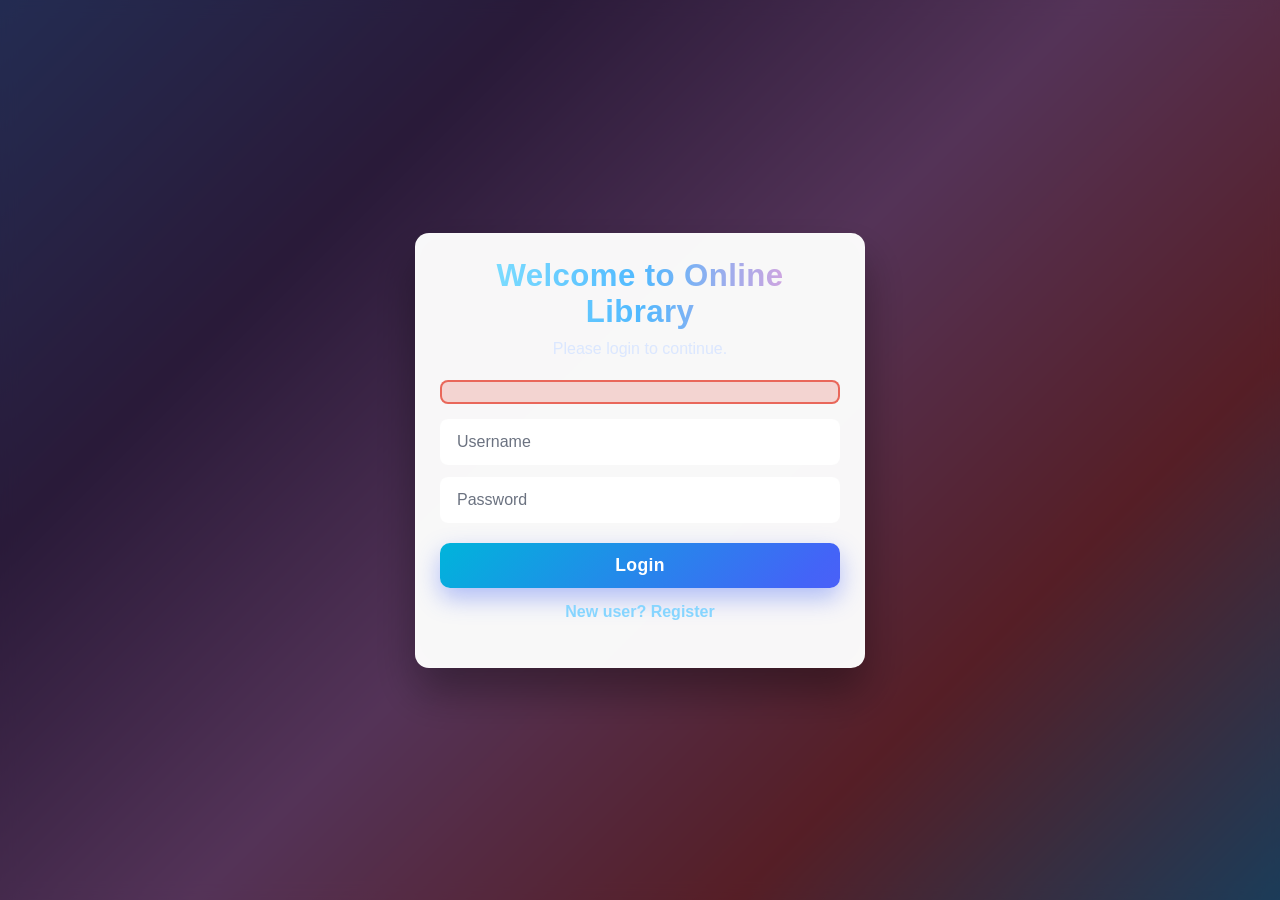
<file: index.html>
<!DOCTYPE html>
<html>
<head>
    <meta charset="UTF-8">
    <title>Online Library</title>
    <link rel="stylesheet" href="style.css">
</head>
<body>

<!-- LOGIN OVERLAY -->
<div id="login-overlay" class="overlay">
    <div class="overlay-content">
        <h2>Welcome to Online Library</h2>
        <p>Please login to continue.</p>

        <div id="error-msg" style="color:red;"></div>

        <form id="auth-form">
            <input type="text" id="username" placeholder="Username" required>
            <input type="password" id="password" placeholder="Password" required>
            <button type="submit" id="login-btn">Login</button>
        </form>

        <p id="toggle-auth" style="cursor:pointer;">New user? Register</p>
    </div>
</div>

<!-- LOGOUT BUTTON -->
<button onclick="logout()" id="logout-btn" class="logout-button">
🚪 Logout
</button>

<!-- MAIN LIBRARY (YOUR CONTENT SAME) -->
<main id="app-content" class="hidden">

    <div class="library-header">
        <h1>📚 Online Access Library</h1>
        <p id="welcome-text"></p>
    </div>

    <div class="library-section">
        <h2>💻 Computer Science</h2>
        <div class="book-grid">
            <div class="book-card" style="border-left: 4px solid #3498db;">
                <div class="book-icon">💾</div>
                <a href="ds.html">Data Structure</a>
                <p class="book-desc">Learn about arrays, linked lists, trees & graphs</p>
            </div>
            <div class="book-card" style="border-left: 4px solid #e74c3c;">
                <div class="book-icon">🗄️</div>
                <a href="dbms.html">DBMS</a>
                <p class="book-desc">Database management systems & SQL</p>
            </div>
            <div class="book-card" style="border-left: 4px solid #2ecc71;">
                <div class="book-icon">⚙️</div>
                <a href="os.html">Operating System</a>
                <p class="book-desc">Process management, memory & scheduling</p>
            </div>
            <div class="book-card" style="border-left: 4px solid #f39c12;">
                <div class="book-icon">🏗️</div>
                <a href="se.html">Software Engineering</a>
                <p class="book-desc">Design patterns, SDLC & best practices</p>
            </div>
        </div>
    </div>

    <div class="library-section">
        <h2>⚖️ Law / LLB</h2>
        <div class="book-grid">
            <div class="book-card" style="border-left: 4px solid #8e44ad;">
                <div class="book-icon">📘</div>
                <a href="llb.html#constitutional">Constitutional Law</a>
                <p class="book-desc">Fundamental rights, directive principles, and constitutional framework</p>
            </div>
            <div class="book-card" style="border-left: 4px solid #16a085;">
                <div class="book-icon">📝</div>
                <a href="llb.html#contract">Contract Law</a>
                <p class="book-desc">Offer, acceptance, consideration, breach, and legal remedies</p>
            </div>
            <div class="book-card" style="border-left: 4px solid #c0392b;">
                <div class="book-icon">⚖️</div>
                <a href="llb.html#criminal">Criminal Law</a>
                <p class="book-desc">Offences, punishments, and criminal procedure basics</p>
            </div>
            <div class="book-card" style="border-left: 4px solid #f39c12;">
                <div class="book-icon">📚</div>
                <a href="llb.html#jurisprudence">Jurisprudence</a>
                <p class="book-desc">Schools of legal thought and theory of law</p>
            </div>
        </div>
    </div>

</main>

<script>
const form = document.getElementById("auth-form");
const usernameInput = document.getElementById("username");
const passwordInput = document.getElementById("password");
const errorMsg = document.getElementById("error-msg");
const toggleAuth = document.getElementById("toggle-auth");
const logoutBtn = document.getElementById("logout-btn");

let registerMode = false;
const apiBase = (window.location.hostname === "127.0.0.1" || window.location.hostname === "localhost")
    ? "http://127.0.0.1:5000"
    : null;

function getStoredUsers() {
    try {
        return JSON.parse(localStorage.getItem("library_users") || "{}");
    } catch {
        return {};
    }
}

function setStoredUsers(users) {
    localStorage.setItem("library_users", JSON.stringify(users));
}

function localAuth(username, password, isRegister) {
    const users = getStoredUsers();

    if (isRegister) {
        if (users[username]) {
            return { ok: false, message: "User already exists" };
        }
        users[username] = password;
        setStoredUsers(users);
        return { ok: true, message: "success" };
    }

    if (users[username] && users[username] === password) {
        return { ok: true, message: "success" };
    }

    return { ok: false, message: "Invalid login" };
}

// ✅ SHOW LIBRARY
function showApp(username) {
    document.getElementById("login-overlay").style.display = "none";

    const app = document.getElementById("app-content");
    app.classList.remove("hidden");
    app.style.display = "block";

    logoutBtn.style.display = "block";

    localStorage.setItem("user", username);

    document.getElementById("welcome-text").innerText = "Welcome, " + username;
}

// ✅ SHOW LOGIN
function showLogin() {
    document.getElementById("login-overlay").style.display = "flex";

    const app = document.getElementById("app-content");
    app.classList.add("hidden");

    logoutBtn.style.display = "none";
}

// ✅ LOGIN / REGISTER
form.addEventListener("submit", async function(e){
    e.preventDefault();

    const username = usernameInput.value.trim();
    const password = passwordInput.value;
    errorMsg.textContent = "";

    if (!username || !password) {
        errorMsg.textContent = "Username and password required";
        return;
    }

    if (!apiBase) {
        const result = localAuth(username, password, registerMode);
        if (result.ok) {
            showApp(username);
        } else {
            errorMsg.textContent = result.message;
        }
        return;
    }

    const url = registerMode 
        ? apiBase + "/signup"
        : apiBase + "/login";

    try {
        const res = await fetch(url, {
            method: "POST",
            headers: {"Content-Type": "application/json"},
            body: JSON.stringify({ username, password })
        });

        const data = await res.json();

        if (data.message.toLowerCase().includes("success")) {
            showApp(username);
        } else {
            errorMsg.textContent = data.message;
        }

    } catch (err) {
        console.error("Request error:", err);
        errorMsg.textContent = "Server error - Make sure Flask is running on http://127.0.0.1:5000";
    }
});

// ✅ TOGGLE LOGIN/REGISTER
toggleAuth.addEventListener("click", () => {
    registerMode = !registerMode;

    toggleAuth.textContent = registerMode
        ? "Already have account? Login"
        : "New user? Register";

    document.getElementById("login-btn").textContent =
        registerMode ? "Register" : "Login";
});

// ✅ LOGOUT FUNCTION
function logout() {
    localStorage.removeItem("user");
    showLogin();
}

// ✅ AUTO LOGIN
window.onload = function() {
    const user = localStorage.getItem("user");

    if (user) {
        showApp(user);
    } else {
        showLogin();
    }
};
</script>

</body>
</html>
</file>
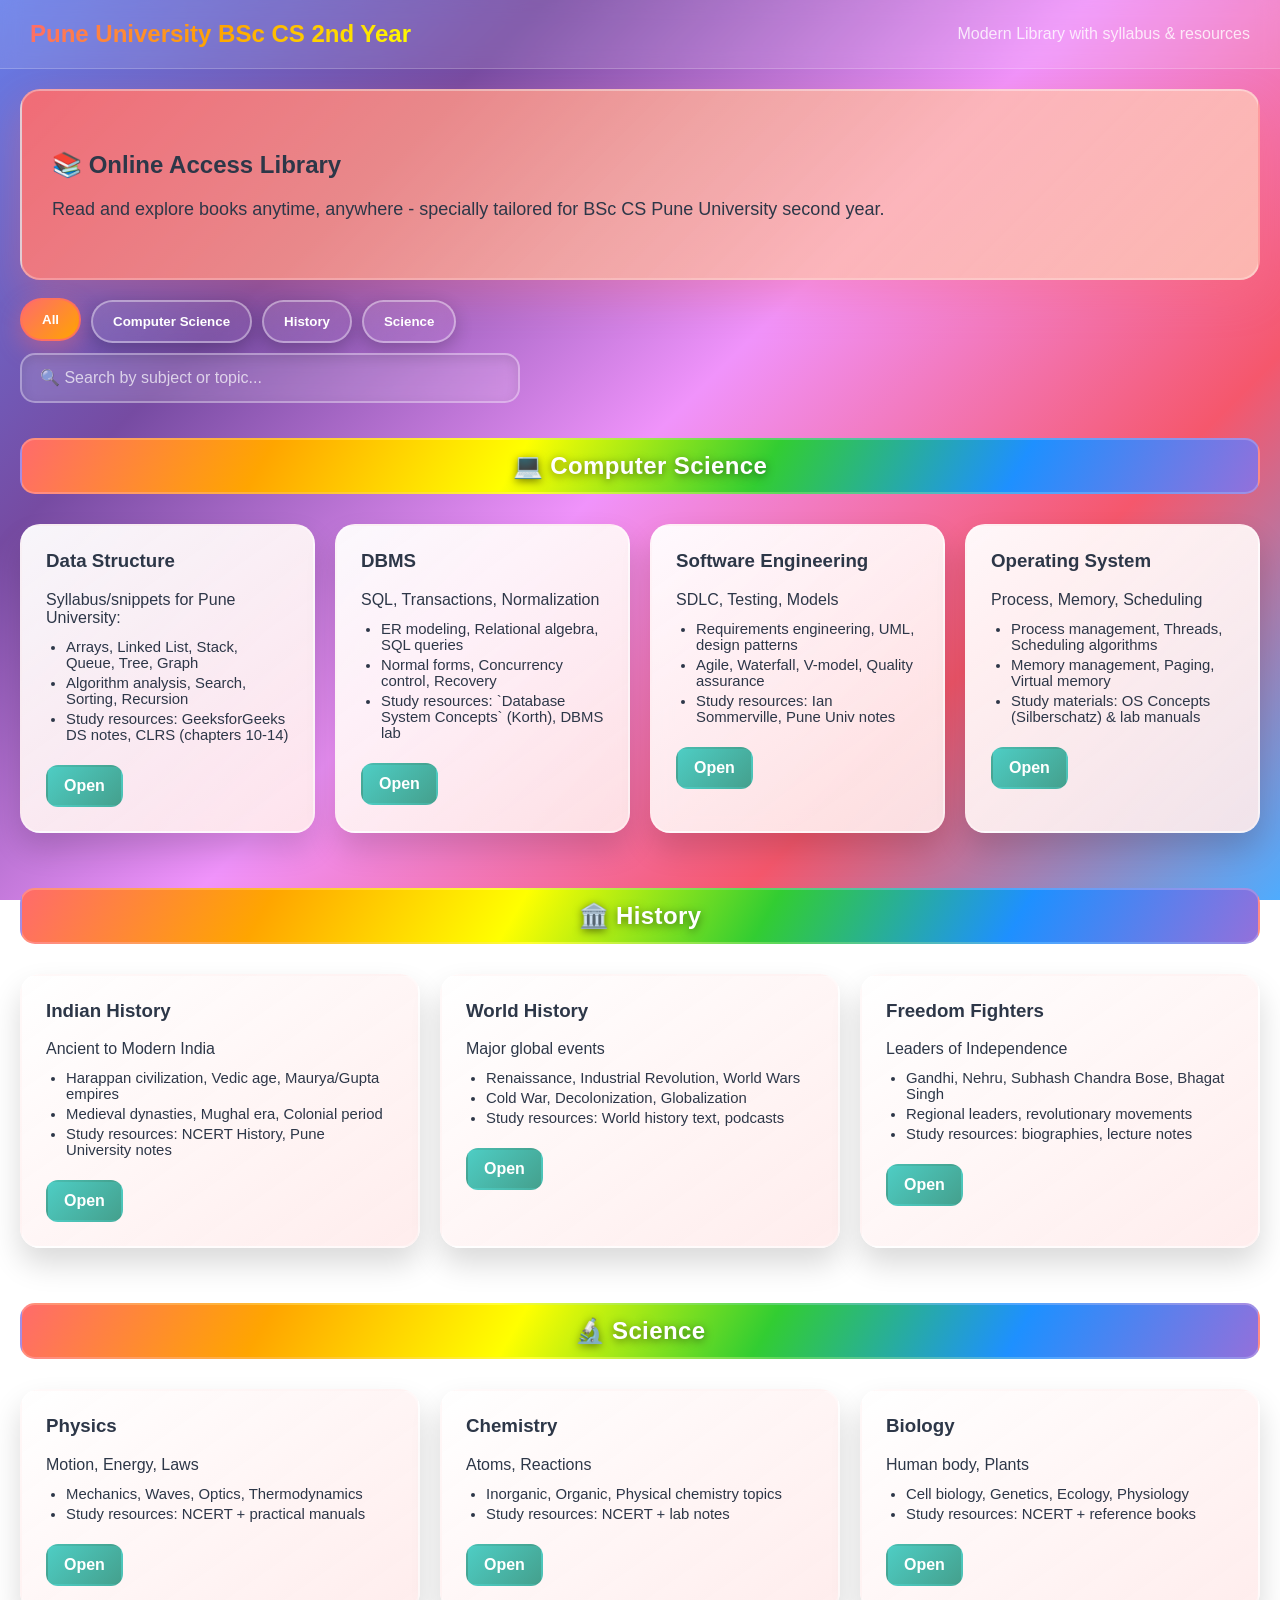
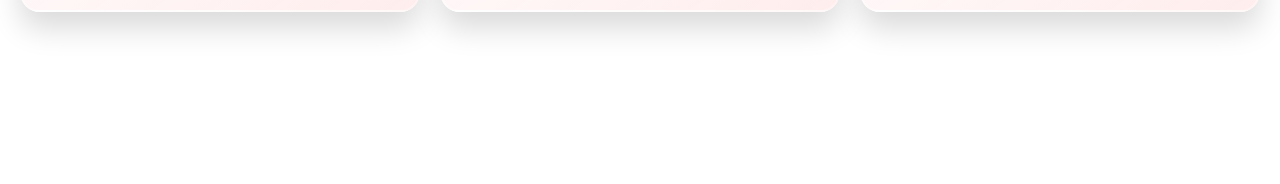
<file: templates/index.html>
<!DOCTYPE html>
<html>
<head>
    <meta charset="UTF-8">
    <meta name="viewport" content="width=device-width, initial-scale=1.0">
    <title>Online Library</title>
    <link rel="stylesheet" href="/static/style.css">
</head>
<body>
    <nav class="top-nav">
        <div class="logo">Pune University BSc CS 2nd Year</div>
        <div class="tagline">Modern Library with syllabus & resources</div>
    </nav>

    <main>

    <!-- HOME SECTION -->
    <section class="home">
        <h1>📚 Online Access Library</h1>
        <p>Read and explore books anytime, anywhere - specially tailored for BSc CS Pune University second year.</p>
    </section>

    <!-- CATEGORIES -->
    <section class="categories">
        <button data-category="all">All</button>
        <button data-category="computer-science">Computer Science</button>
        <button data-category="history">History</button>
        <button data-category="science">Science</button>
    </section>

    <section class="search-bar">
        <input id="search-input" type="text" placeholder="🔍 Search by subject or topic..." aria-label="Search subjects">
    </section>

    <!-- COMPUTER SCIENCE -->
    <h2>💻 Computer Science</h2>
    <div class="book-container" id="computer-science">
        

        <div class="book-card" data-category="computer-science">
            <h3>Data Structure</h3>
            <p>Syllabus/snippets for Pune University:</p>
            <ul>
                <li>Arrays, Linked List, Stack, Queue, Tree, Graph</li>
                <li>Algorithm analysis, Search, Sorting, Recursion</li>
                <li>Study resources: GeeksforGeeks DS notes, CLRS (chapters 10-14)</li>
            </ul>
            <a class="read-link" href="ds.html" aria-label="Read Data Structure book">Open</a>
        </div>

        <div class="book-card" data-category="computer-science">
            <h3>DBMS</h3>
            <p>SQL, Transactions, Normalization</p>
            <ul>
                <li>ER modeling, Relational algebra, SQL queries</li>
                <li>Normal forms, Concurrency control, Recovery</li>
                <li>Study resources: `Database System Concepts` (Korth), DBMS lab</li>
            </ul>
            <a class="read-link" href="dbms.html" aria-label="DBMS resources">Open</a>
        </div>

        <div class="book-card" data-category="computer-science">
            <h3>Software Engineering</h3>
            <p>SDLC, Testing, Models</p>
            <ul>
                <li>Requirements engineering, UML, design patterns</li>
                <li>Agile, Waterfall, V-model, Quality assurance</li>
                <li>Study resources: Ian Sommerville, Pune Univ notes</li>
            </ul>
            <a class="read-link" href="se.html" aria-label="Software Engineering resources">Open</a>
        </div>

        <div class="book-card" data-category="computer-science">
            <h3>Operating System</h3>
            <p>Process, Memory, Scheduling</p>
            <ul>
                <li>Process management, Threads, Scheduling algorithms</li>
                <li>Memory management, Paging, Virtual memory</li>
                <li>Study materials: OS Concepts (Silberschatz) & lab manuals</li>
            </ul>
            <a class="read-link" href="os.html" aria-label="Operating System resources">Open</a>
        </div>

    </div>

    <!-- HISTORY -->
    <h2>🏛️ History</h2>
    <div class="book-container" id="history">

        <div class="book-card" data-category="history">
            <h3>Indian History</h3>
            <p>Ancient to Modern India</p>
            <ul>
                <li>Harappan civilization, Vedic age, Maurya/Gupta empires</li>
                <li>Medieval dynasties, Mughal era, Colonial period</li>
                <li>Study resources: NCERT History, Pune University notes</li>
            </ul>
            <a class="read-link" href="#" aria-label="Indian History resources">Open</a>
        </div>

        <div class="book-card" data-category="history">
            <h3>World History</h3>
            <p>Major global events</p>
            <ul>
                <li>Renaissance, Industrial Revolution, World Wars</li>
                <li>Cold War, Decolonization, Globalization</li>
                <li>Study resources: World history text, podcasts</li>
            </ul>
            <a class="read-link" href="#" aria-label="World History resources">Open</a>
        </div>

        <div class="book-card" data-category="history">
            <h3>Freedom Fighters</h3>
            <p>Leaders of Independence</p>
            <ul>
                <li>Gandhi, Nehru, Subhash Chandra Bose, Bhagat Singh</li>
                <li>Regional leaders, revolutionary movements</li>
                <li>Study resources: biographies, lecture notes</li>
            </ul>
            <a class="read-link" href="#" aria-label="Freedom Fighters resources">Open</a>
        </div>

    </div>

    <!-- SCIENCE -->
    <h2>🔬 Science</h2>
    <div class="book-container" id="science">

        <div class="book-card" data-category="science">
            <h3>Physics</h3>
            <p>Motion, Energy, Laws</p>
            <ul>
                <li>Mechanics, Waves, Optics, Thermodynamics</li>
                <li>Study resources: NCERT + practical manuals</li>
            </ul>
            <a class="read-link" href="#" aria-label="Physics resources">Open</a>
        </div>

        <div class="book-card" data-category="science">
            <h3>Chemistry</h3>
            <p>Atoms, Reactions</p>
            <ul>
                <li>Inorganic, Organic, Physical chemistry topics</li>
                <li>Study resources: NCERT + lab notes</li>
            </ul>
            <a class="read-link" href="#" aria-label="Chemistry resources">Open</a>
        </div>

        <div class="book-card" data-category="science">
            <h3>Biology</h3>
            <p>Human body, Plants</p>
            <ul>
                <li>Cell biology, Genetics, Ecology, Physiology</li>
                <li>Study resources: NCERT + reference books</li>
            </ul>
            <a class="read-link" href="#" aria-label="Biology resources">Open</a>
        </div>

    </div>

    </main>

    <footer class="site-footer">
        <p>Designed for BSc CS 2nd year students (Pune University) — syllabus and resources update 2026.</p>
    </footer>

    <script>
        const categoryButtons = document.querySelectorAll('.categories button');
        const cards = document.querySelectorAll('.book-card');
        const searchInput = document.getElementById('search-input');

        let currentCategory = 'all';
        let searchQuery = '';

        function applyFilters() {
            cards.forEach(card => {
                const subject = card.querySelector('h3').textContent.toLowerCase();
                const category = card.dataset.category;
                const matchesCategory = currentCategory === 'all' || category === currentCategory;
                const matchesSearch = !searchQuery || subject.includes(searchQuery);
                card.style.display = (matchesCategory && matchesSearch) ? 'block' : 'none';
            });
        }

        categoryButtons.forEach(button => {
            button.addEventListener('click', () => {
                currentCategory = button.dataset.category;
                categoryButtons.forEach(btn => btn.classList.remove('active'));
                button.classList.add('active');
                applyFilters();
            });
        });

        searchInput.addEventListener('input', () => {
            searchQuery = searchInput.value.trim().toLowerCase();
            applyFilters();
        });

        document.querySelector('.categories button[data-category="all"]').click();

    </script>

</body>
</html>
</file>
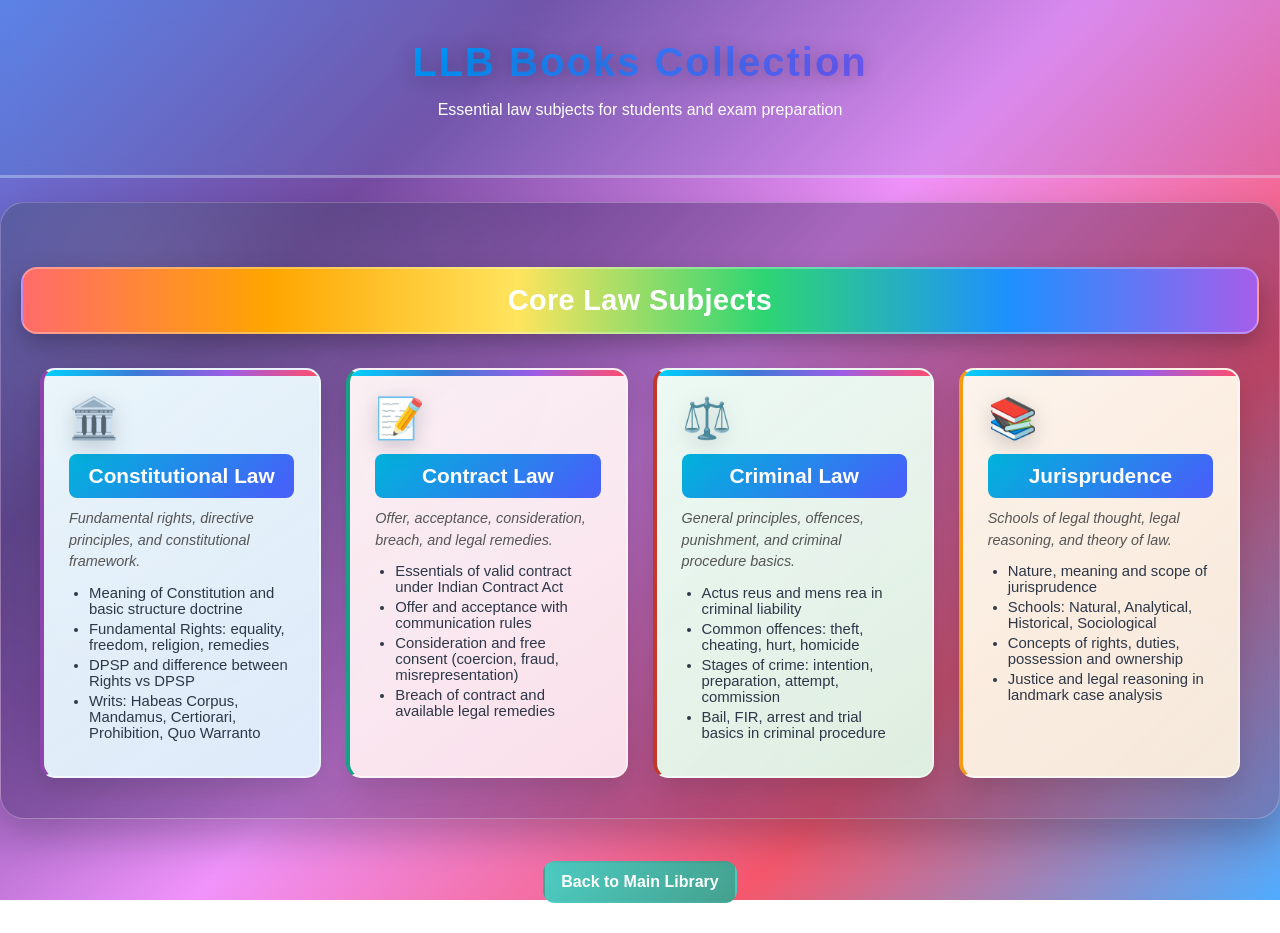
<file: llb.html>
<!DOCTYPE html>
<html>
<head>
    <meta charset="UTF-8">
    <title>LLB Books - Online Library</title>
    <link rel="stylesheet" href="style.css">
</head>
<body>

    <div class="library-header">
        <h1>LLB Books Collection</h1>
        <p>Essential law subjects for students and exam preparation</p>
    </div>

    <div class="library-section">
        <h2>Core Law Subjects</h2>
        <div class="book-grid">
            <div id="constitutional" class="book-card" style="border-left: 4px solid #8e44ad;">
                <div class="book-icon">🏛️</div>
                <a href="#constitutional">Constitutional Law</a>
                <p class="book-desc">Fundamental rights, directive principles, and constitutional framework.</p>
                <ul>
                    <li>Meaning of Constitution and basic structure doctrine</li>
                    <li>Fundamental Rights: equality, freedom, religion, remedies</li>
                    <li>DPSP and difference between Rights vs DPSP</li>
                    <li>Writs: Habeas Corpus, Mandamus, Certiorari, Prohibition, Quo Warranto</li>
                </ul>
            </div>

            <div id="contract" class="book-card" style="border-left: 4px solid #16a085;">
                <div class="book-icon">📝</div>
                <a href="#contract">Contract Law</a>
                <p class="book-desc">Offer, acceptance, consideration, breach, and legal remedies.</p>
                <ul>
                    <li>Essentials of valid contract under Indian Contract Act</li>
                    <li>Offer and acceptance with communication rules</li>
                    <li>Consideration and free consent (coercion, fraud, misrepresentation)</li>
                    <li>Breach of contract and available legal remedies</li>
                </ul>
            </div>

            <div id="criminal" class="book-card" style="border-left: 4px solid #c0392b;">
                <div class="book-icon">⚖️</div>
                <a href="#criminal">Criminal Law</a>
                <p class="book-desc">General principles, offences, punishment, and criminal procedure basics.</p>
                <ul>
                    <li>Actus reus and mens rea in criminal liability</li>
                    <li>Common offences: theft, cheating, hurt, homicide</li>
                    <li>Stages of crime: intention, preparation, attempt, commission</li>
                    <li>Bail, FIR, arrest and trial basics in criminal procedure</li>
                </ul>
            </div>

            <div id="jurisprudence" class="book-card" style="border-left: 4px solid #f39c12;">
                <div class="book-icon">📚</div>
                <a href="#jurisprudence">Jurisprudence</a>
                <p class="book-desc">Schools of legal thought, legal reasoning, and theory of law.</p>
                <ul>
                    <li>Nature, meaning and scope of jurisprudence</li>
                    <li>Schools: Natural, Analytical, Historical, Sociological</li>
                    <li>Concepts of rights, duties, possession and ownership</li>
                    <li>Justice and legal reasoning in landmark case analysis</li>
                </ul>
            </div>
        </div>
    </div>

    <div style="text-align:center; margin: 30px 0;">
        <a class="read-link" href="index.html">Back to Main Library</a>
    </div>

</body>
</html>
</file>
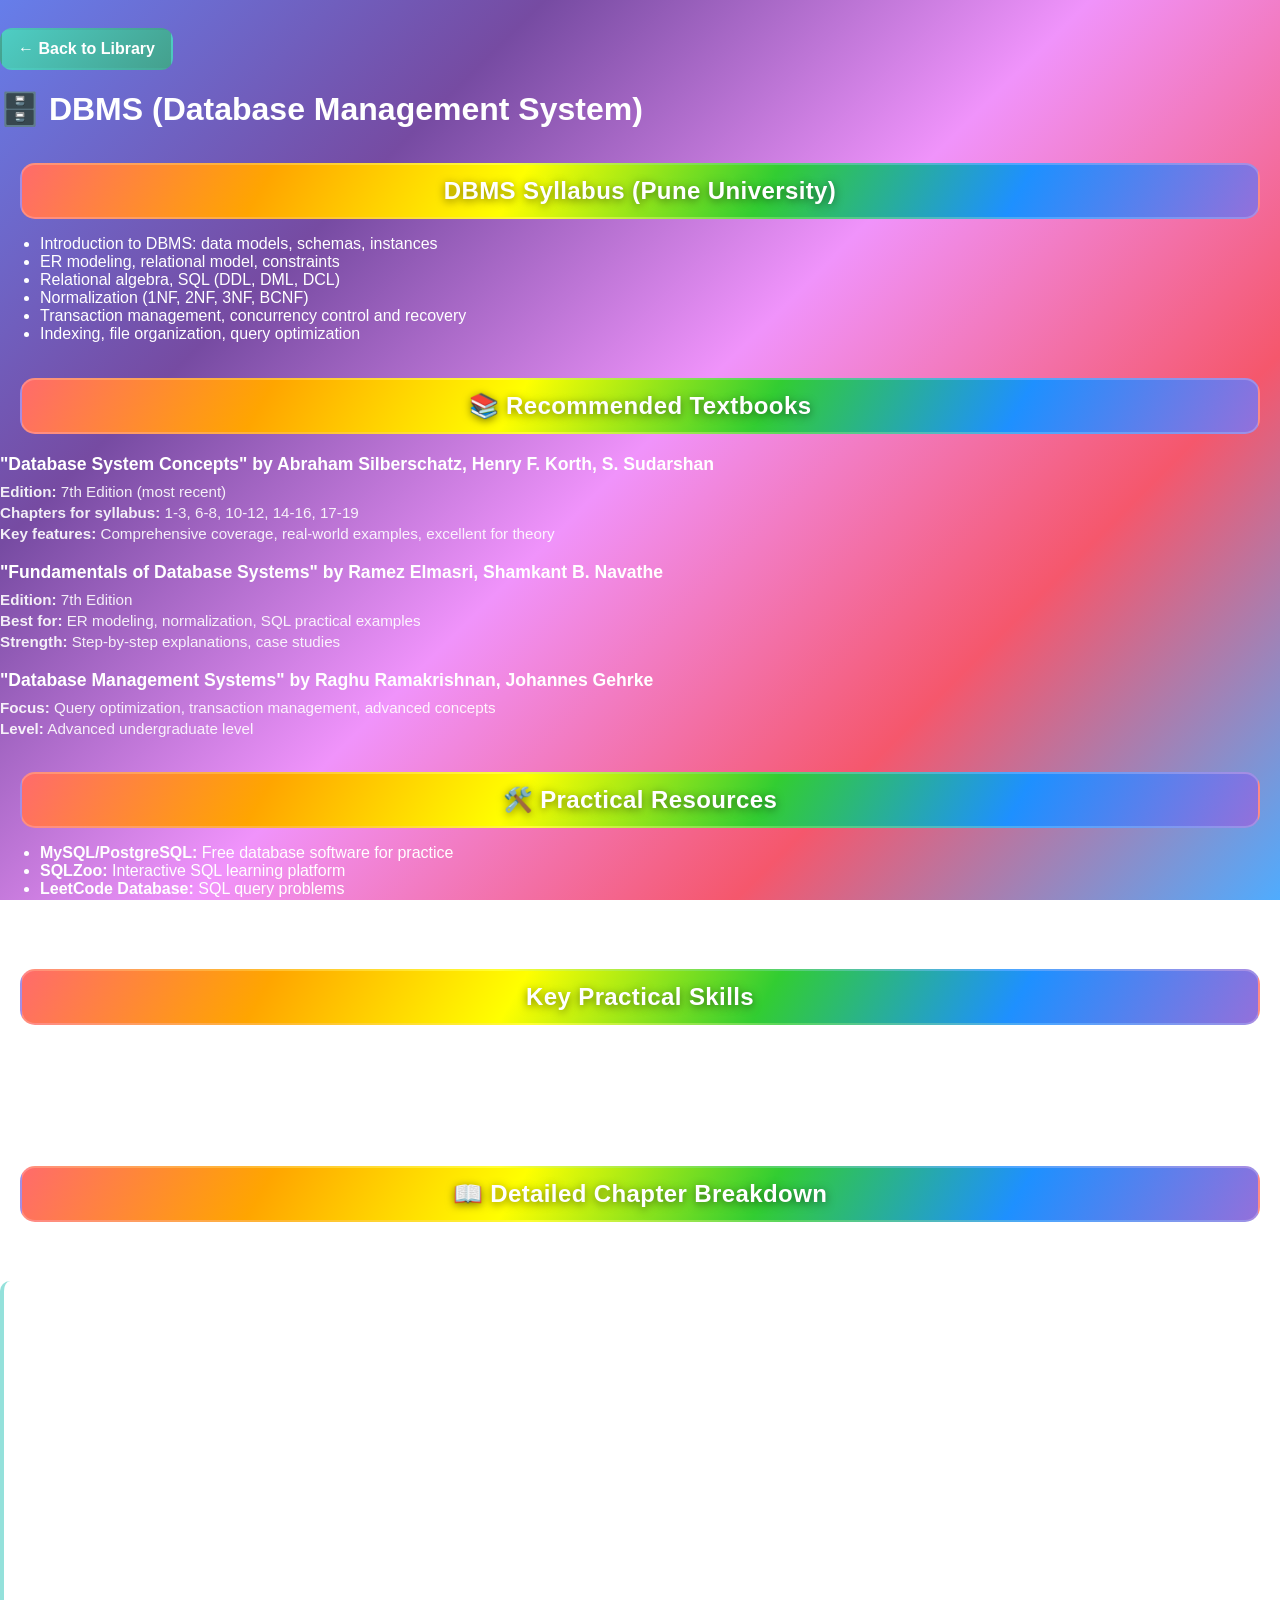
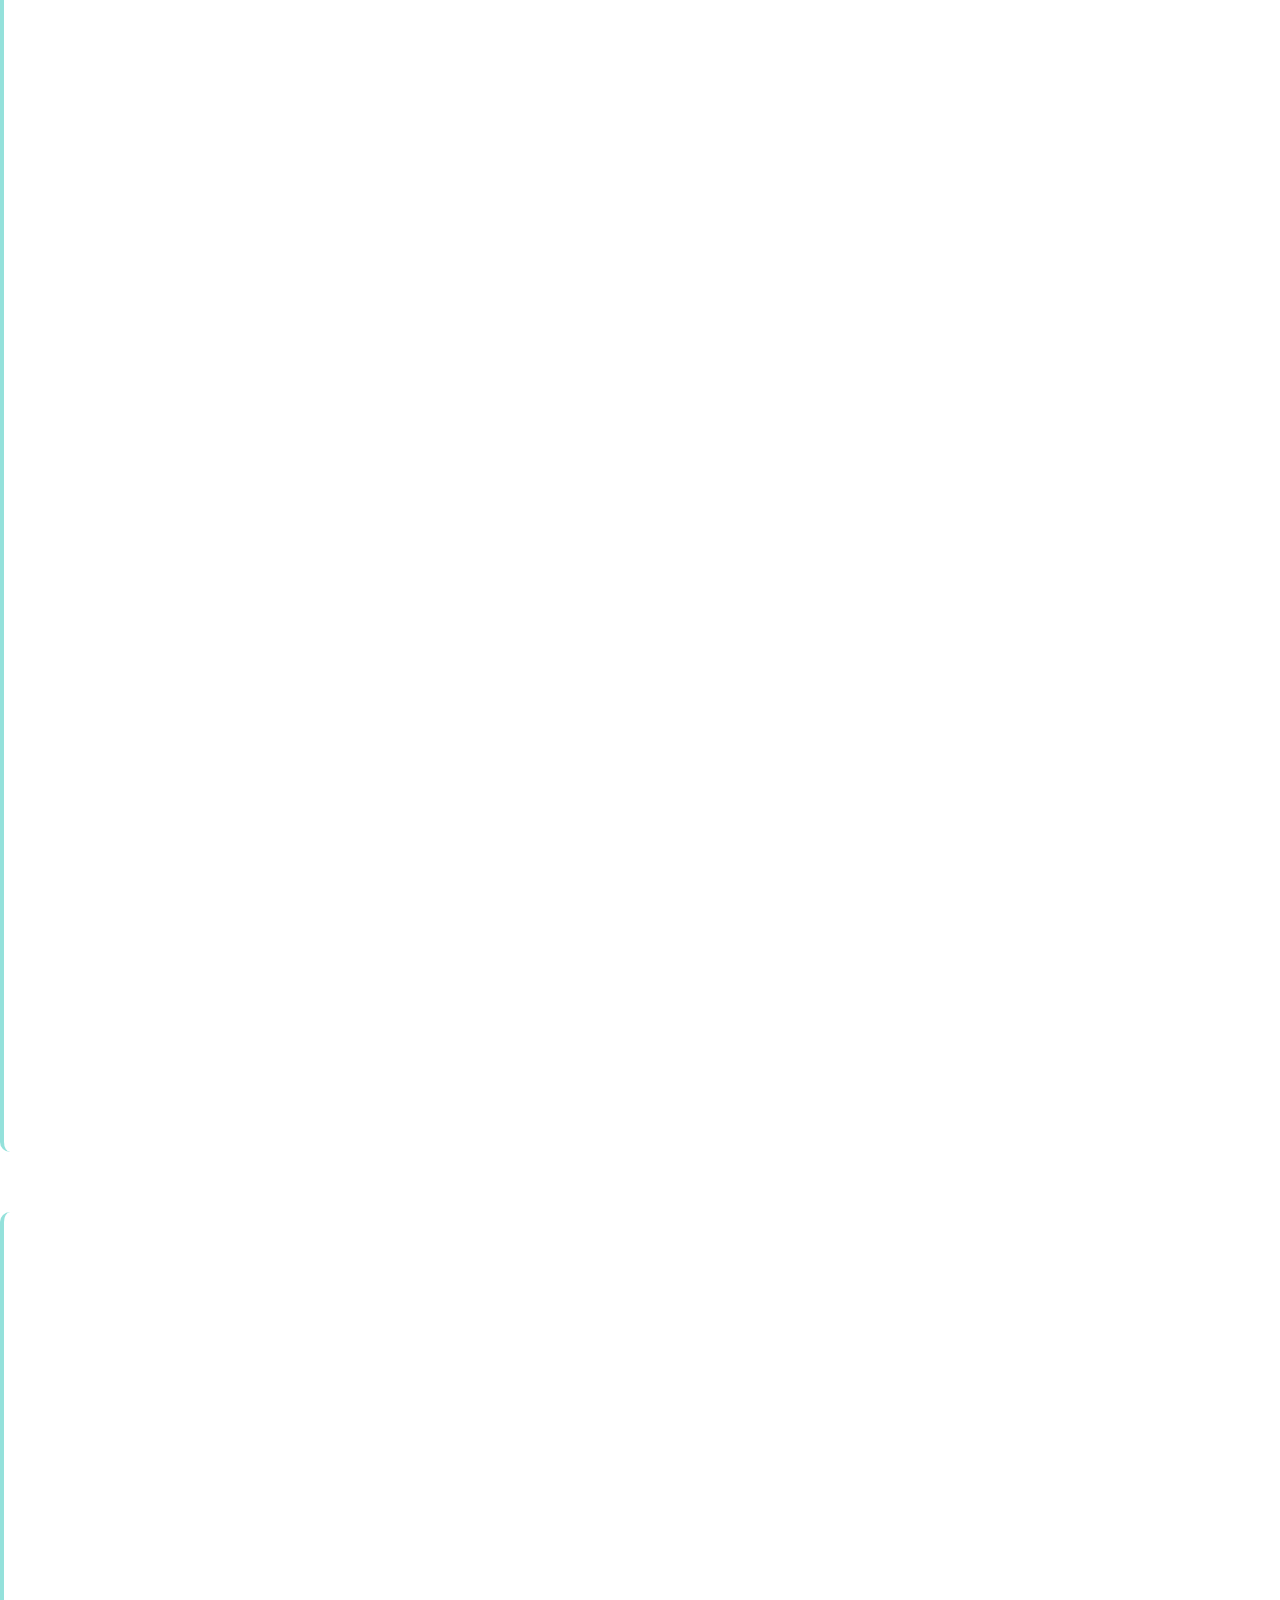
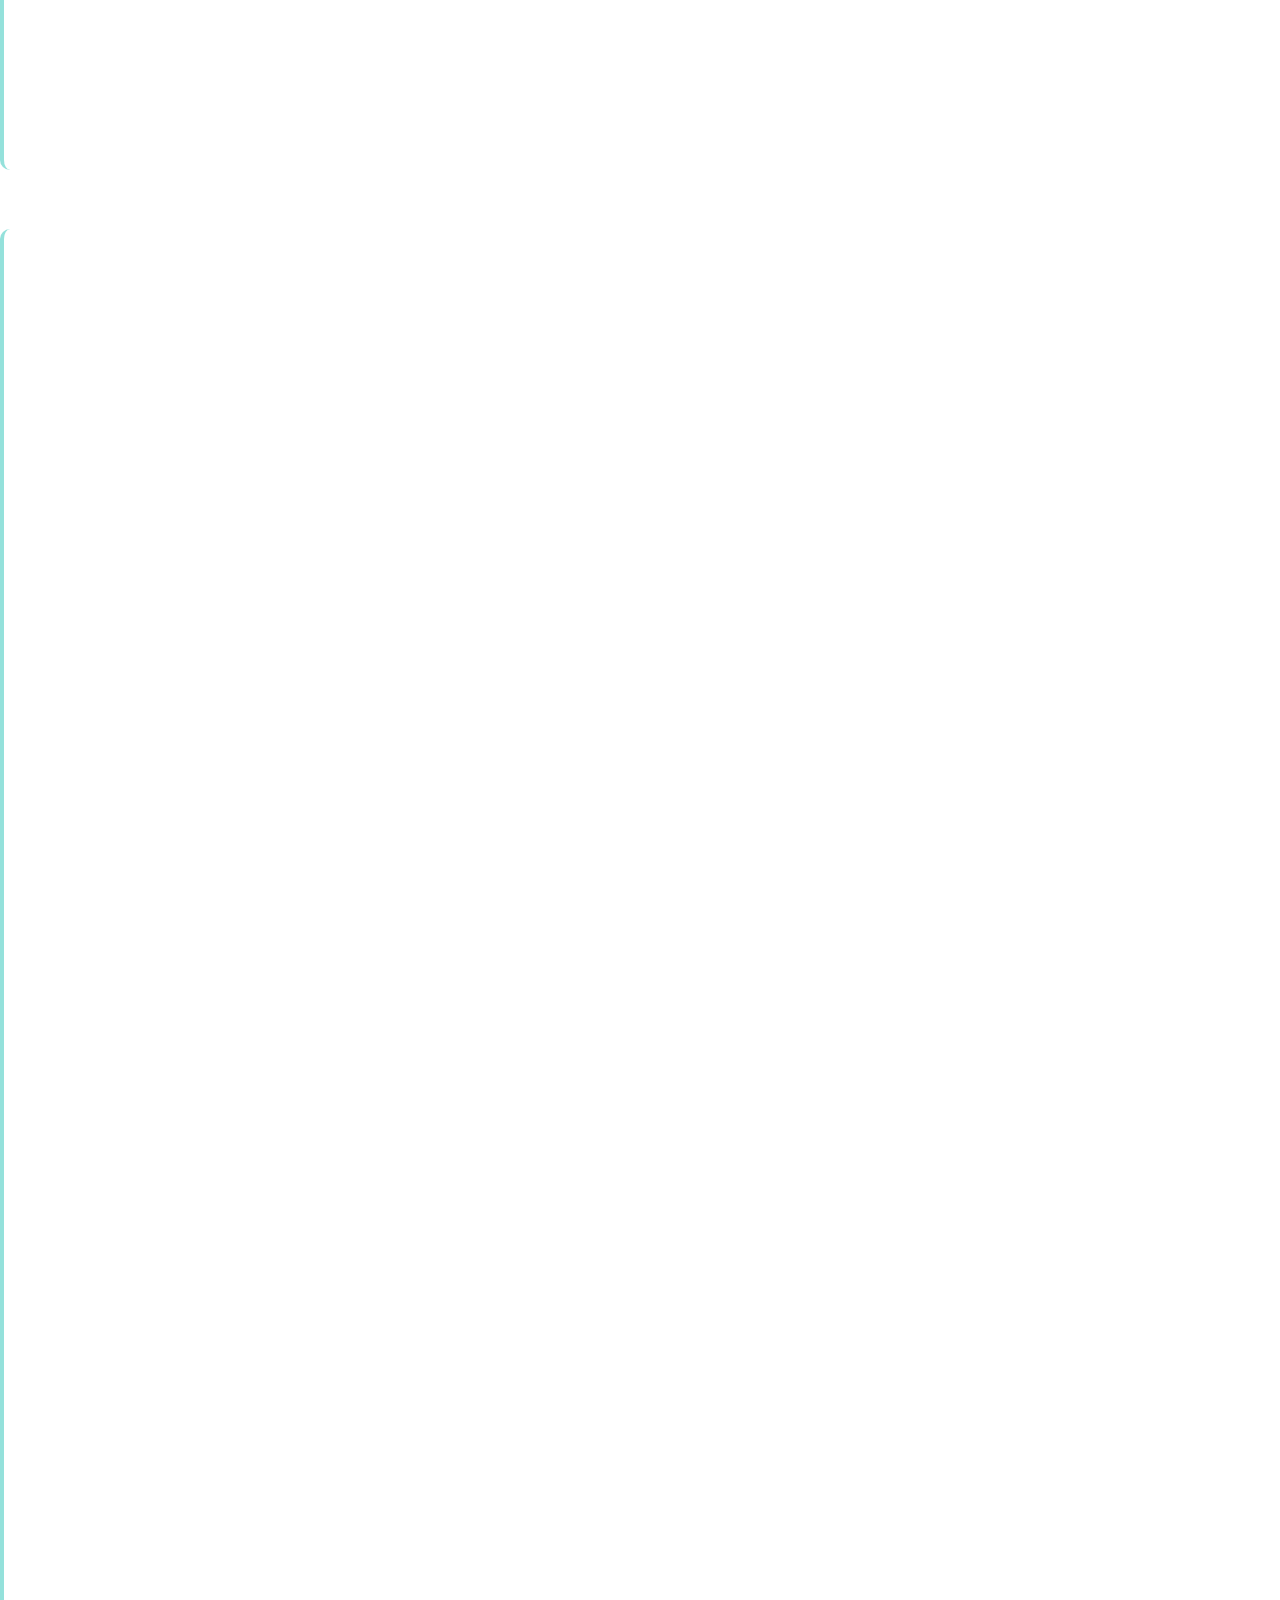
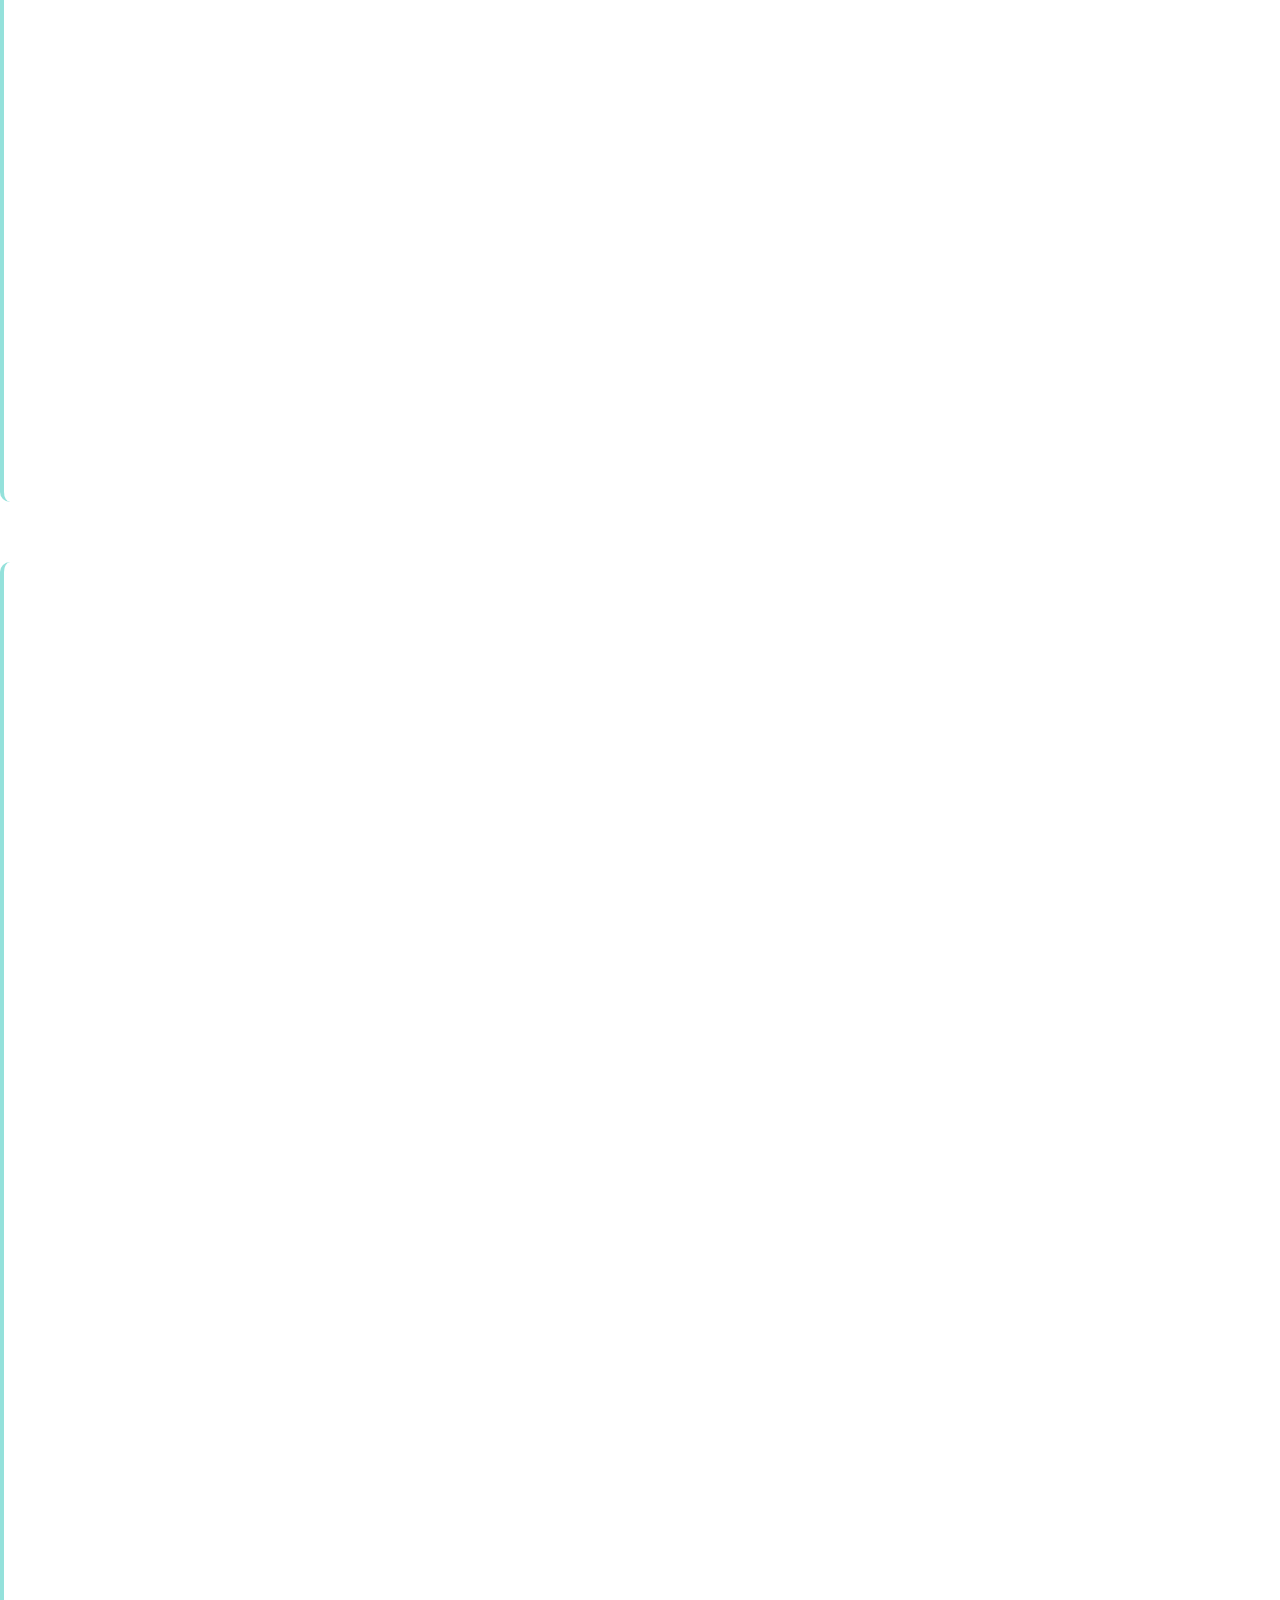
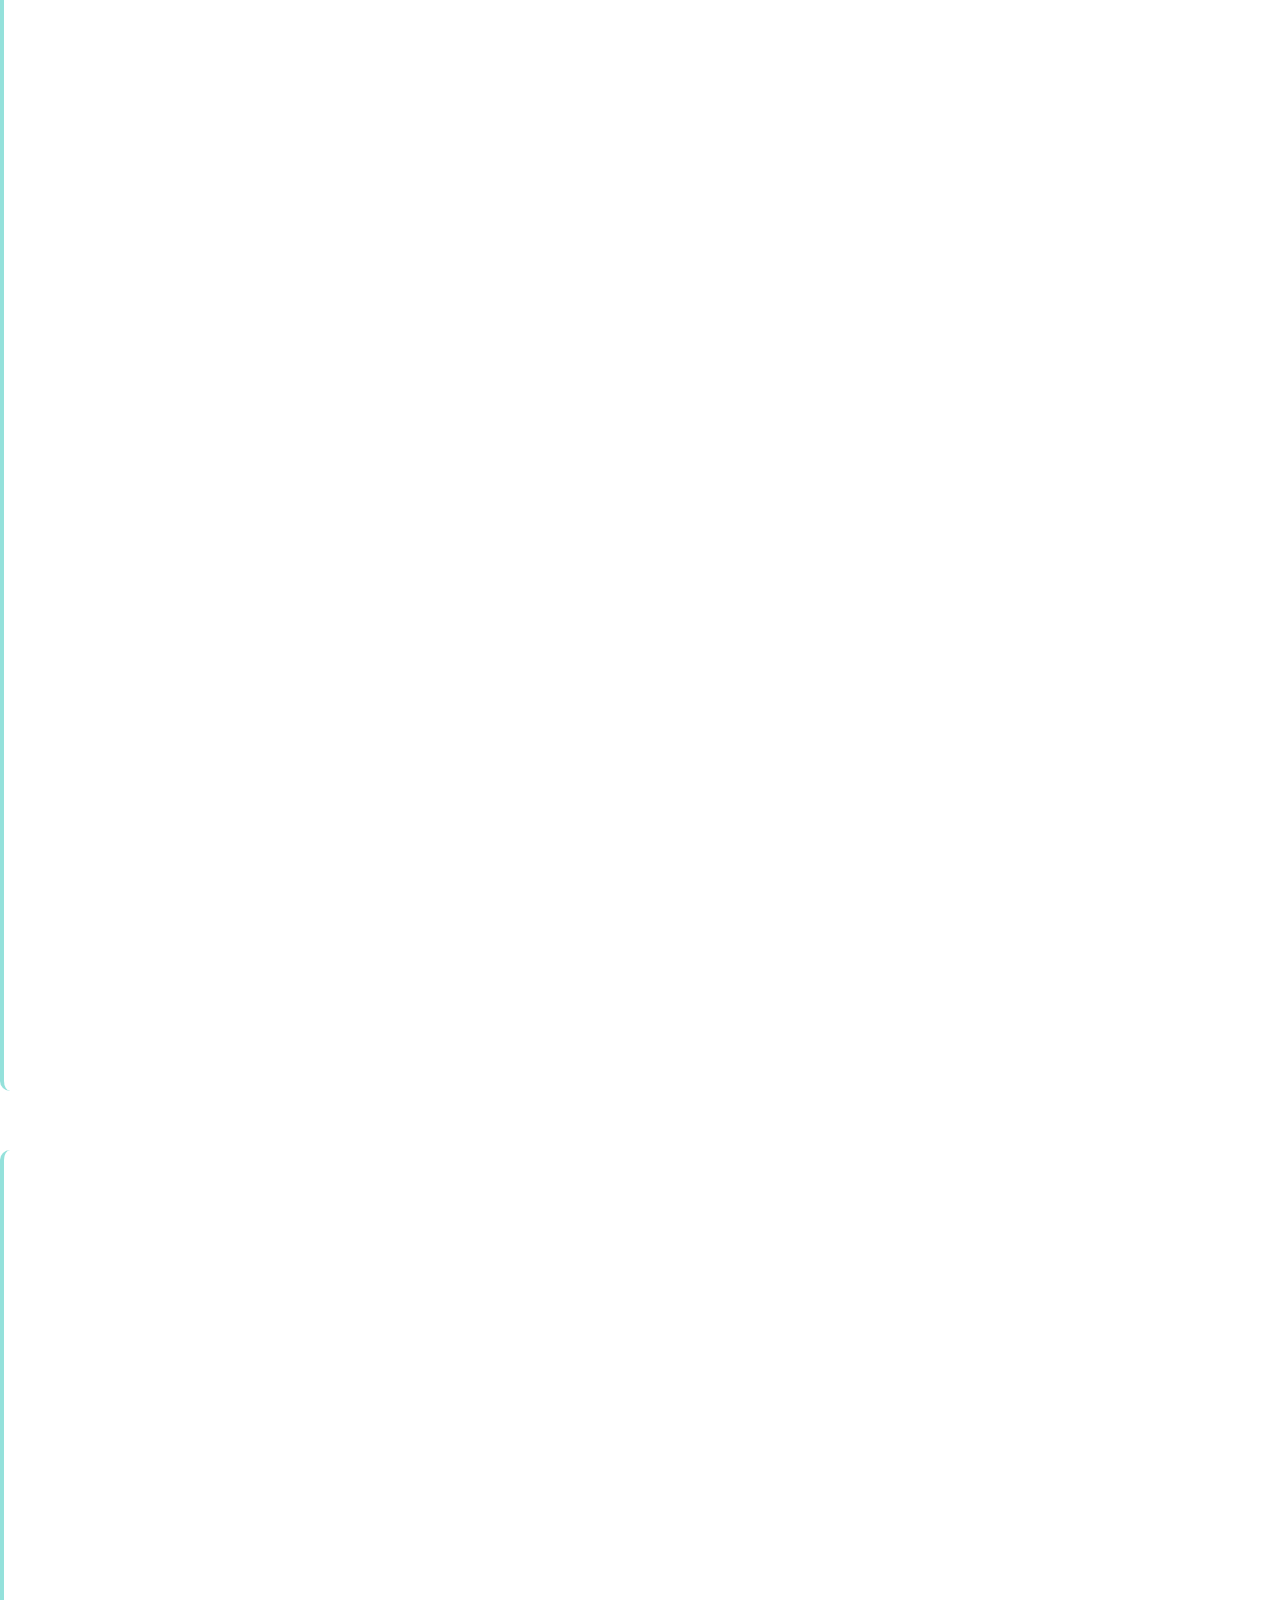
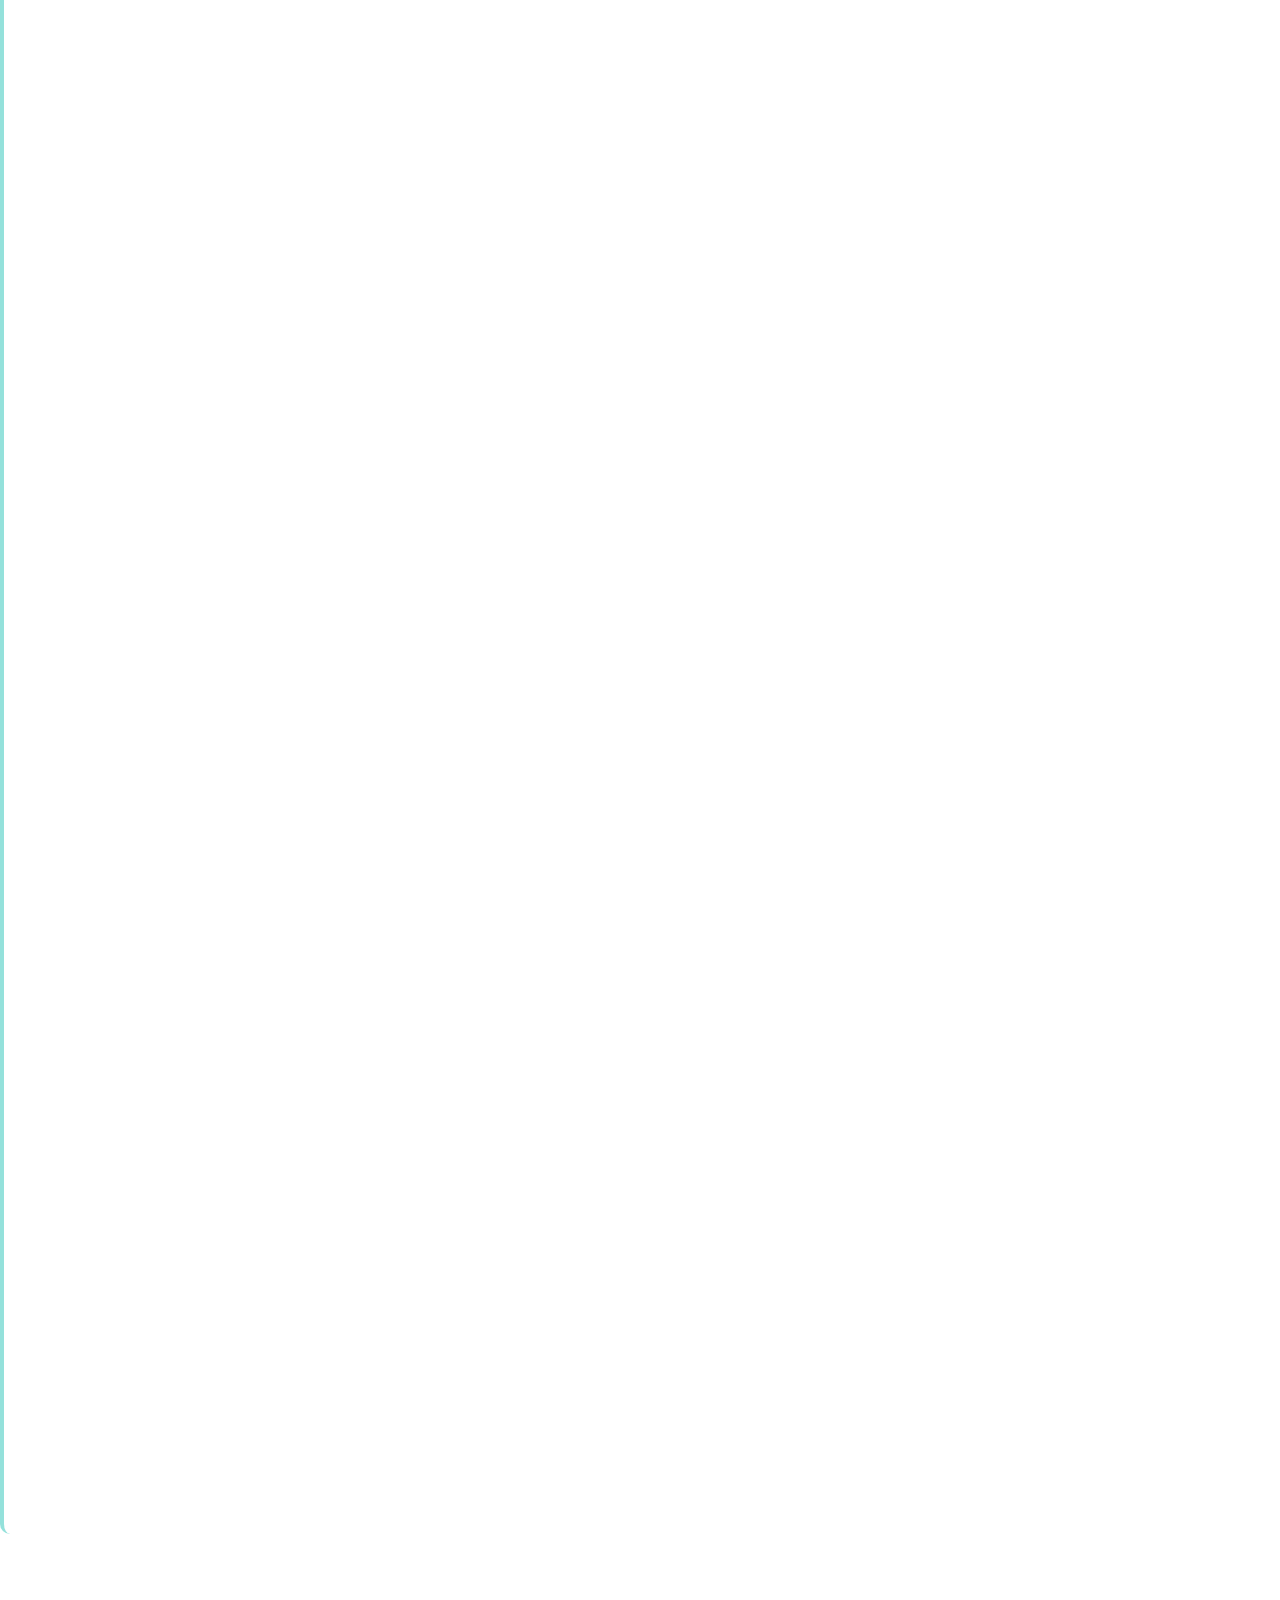
<file: templates/dbms.html>
<!DOCTYPE html>
<html>
<head>
    <meta charset="UTF-8">
    <meta name="viewport" content="width=device-width, initial-scale=1.0">
    <title>DBMS - Pune University BSc CS</title>
    <link rel="stylesheet" href="/static/style.css">
</head>
<body>
    <p><a class="read-link" href="/" aria-label="Back to Library">← Back to Library</a></p>
    <h1>🗄️ DBMS (Database Management System)</h1>

    <section class="syllabus">
        <h2>DBMS Syllabus (Pune University)</h2>
        <ul>
            <li>Introduction to DBMS: data models, schemas, instances</li>
            <li>ER modeling, relational model, constraints</li>
            <li>Relational algebra, SQL (DDL, DML, DCL)</li>
            <li>Normalization (1NF, 2NF, 3NF, BCNF)</li>
            <li>Transaction management, concurrency control and recovery</li>
            <li>Indexing, file organization, query optimization</li>
        </ul>
    </section>

    <section class="study-material">
        <h2>📚 Recommended Textbooks</h2>
        <div class="book-details">
            <h3>"Database System Concepts" by Abraham Silberschatz, Henry F. Korth, S. Sudarshan</h3>
            <p><strong>Edition:</strong> 7th Edition (most recent)</p>
            <p><strong>Chapters for syllabus:</strong> 1-3, 6-8, 10-12, 14-16, 17-19</p>
            <p><strong>Key features:</strong> Comprehensive coverage, real-world examples, excellent for theory</p>

            <h3>"Fundamentals of Database Systems" by Ramez Elmasri, Shamkant B. Navathe</h3>
            <p><strong>Edition:</strong> 7th Edition</p>
            <p><strong>Best for:</strong> ER modeling, normalization, SQL practical examples</p>
            <p><strong>Strength:</strong> Step-by-step explanations, case studies</p>

            <h3>"Database Management Systems" by Raghu Ramakrishnan, Johannes Gehrke</h3>
            <p><strong>Focus:</strong> Query optimization, transaction management, advanced concepts</p>
            <p><strong>Level:</strong> Advanced undergraduate level</p>
        </div>

        <h2>🛠️ Practical Resources</h2>
        <ul>
            <li><strong>MySQL/PostgreSQL:</strong> Free database software for practice</li>
            <li><strong>SQLZoo:</strong> Interactive SQL learning platform</li>
            <li><strong>LeetCode Database:</strong> SQL query problems</li>
            <li><strong>DBMS Lab Manual:</strong> Pune University practical assignments</li>
            <li><strong>phpMyAdmin:</strong> Web-based database administration</li>
        </ul>
    </section>

    <section class="core-topics">
        <h2>Key Practical Skills</h2>
        <ul>
            <li>Design ER diagrams from case studies</li>
            <li>Convert ER to Relational schema</li>
            <li>Write complex SQL queries with joins and nested queries</li>
            <li>Understand ACID, 2PL, deadlock handling</li>
            <li>Implement simple indexing and query plan analysis</li>
        </ul>
    </section>

    <section class="topic-explanations">
        <h2>📖 Detailed Chapter Breakdown</h2>

        <h3>Chapter 1-2: Introduction & ER Model</h3>
        <div class="chapter-content">
            <h4>1.1 Introduction to DBMS</h4>
            <p>A Database Management System (DBMS) is software that enables users to define, create, maintain, and control access to databases. It provides an interface between the database and end users or application programs.</p>

            <h4>1.2 Data Models</h4>
            <ul>
                <li><strong>Hierarchical Model:</strong> Tree-like structure with parent-child relationships</li>
                <li><strong>Network Model:</strong> Allows many-to-many relationships</li>
                <li><strong>Relational Model:</strong> Data organized in tables with relationships</li>
                <li><strong>Object-Oriented Model:</strong> Objects and classes with inheritance</li>
                <li><strong>Object-Relational Model:</strong> Combines relational and object-oriented features</li>
            </ul>

            <h4>1.3 Database Schema and Instance</h4>
            <p><strong>Schema:</strong> Logical structure of the database (metadata)</p>
            <ul>
                <li>Physical schema: Storage details</li>
                <li>Logical schema: Tables, views, constraints</li>
                <li>External schema: User views</li>
            </ul>
            <p><strong>Instance:</strong> Actual data stored at a particular time</p>

            <h4>1.4 Entity-Relationship Model</h4>
            <p>The ER model is a conceptual data model that describes the structure of a database using entities, attributes, and relationships.</p>

            <h4>1.5 Entities and Attributes</h4>
            <p><strong>Entity:</strong> Real-world object distinguishable from other objects</p>
            <p><strong>Entity Set:</strong> Collection of similar entities</p>
            <p><strong>Attributes:</strong> Properties that describe entities</p>
            <ul>
                <li>Simple vs Composite attributes</li>
                <li>Single-valued vs Multi-valued attributes</li>
                <li>Derived attributes</li>
                <li>Key attributes (Primary key, Candidate key, Foreign key)</li>
            </ul>

            <h4>1.6 Relationships</h4>
            <p><strong>Relationship:</strong> Association between entities</p>
            <p><strong>Relationship Set:</strong> Collection of similar relationships</p>
            <p><strong>Degree of Relationship:</strong></p>
            <ul>
                <li>Unary (Recursive): Entity relates to itself</li>
                <li>Binary: Two entities</li>
                <li>Ternary: Three entities</li>
            </ul>

            <h4>1.7 Cardinality Constraints</h4>
            <ul>
                <li><strong>One-to-One (1:1):</strong> Each entity in A associates with at most one entity in B</li>
                <li><strong>One-to-Many (1:N):</strong> Each entity in A associates with many entities in B</li>
                <li><strong>Many-to-Many (M:N):</strong> Entities in A associate with many entities in B and vice versa</li>
            </ul>

            <h4>1.8 Participation Constraints</h4>
            <ul>
                <li><strong>Total Participation:</strong> Every entity must participate in the relationship (double line in ER diagram)</li>
                <li><strong>Partial Participation:</strong> Some entities may not participate in the relationship</li>
            </ul>

            <h4>1.9 Weak Entities</h4>
            <p>Entities that cannot be uniquely identified by their own attributes and depend on another entity for identification.</p>
            <p><strong>Identifying Relationship:</strong> Relationship that connects weak entity to its owner entity</p>

            <h4>1.10 Specialization and Generalization</h4>
            <p><strong>Generalization:</strong> Bottom-up approach, combines similar entities into a higher-level entity</p>
            <p><strong>Specialization:</strong> Top-down approach, creates subclasses from a higher-level entity</p>

            <p><strong>Key Concepts:</strong> Data models, schemas, instances, ER diagrams, entities, attributes, relationships</p>
            <p><strong>Cardinality:</strong> 1:1, 1:N, M:N relationships with examples</p>
            <h4>Practice Exercises:</h4>
            <ul>
                <li>Draw ER diagram for library management system</li>
                <li>Convert ER to relational schema</li>
                <li>Identify weak entities and generalization</li>
            </ul>
        </div>

        <h3>Chapter 3-4: Relational Model & SQL</h3>
        <div class="chapter-content">
            <h4>3.1 Relational Model</h4>
            <p>The relational model represents data as relations (tables). Each relation consists of tuples (rows) and attributes (columns).</p>

            <h4>3.2 Relational Database Structure</h4>
            <ul>
                <li><strong>Relation:</strong> Table with rows and columns</li>
                <li><strong>Tuple:</strong> Row in a relation</li>
                <li><strong>Attribute:</strong> Column in a relation</li>
                <li><strong>Domain:</strong> Set of allowed values for an attribute</li>
                <li><strong>Degree:</strong> Number of attributes in a relation</li>
                <li><strong>Cardinality:</strong> Number of tuples in a relation</li>
            </ul>

            <h4>3.3 Keys in Relational Model</h4>
            <ul>
                <li><strong>Candidate Key:</strong> Minimal set of attributes that uniquely identify a tuple</li>
                <li><strong>Primary Key:</strong> Chosen candidate key to uniquely identify tuples</li>
                <li><strong>Super Key:</strong> Set of attributes that uniquely identify a tuple (may not be minimal)</li>
                <li><strong>Foreign Key:</strong> Attribute that references primary key of another relation</li>
                <li><strong>Alternate Key:</strong> Candidate keys not chosen as primary key</li>
                <li><strong>Composite Key:</strong> Primary key consisting of multiple attributes</li>
            </ul>

            <h4>3.4 Integrity Constraints</h4>
            <ul>
                <li><strong>Domain Constraint:</strong> Values must be from the domain</li>
                <li><strong>Entity Integrity:</strong> Primary key cannot be null</li>
                <li><strong>Referential Integrity:</strong> Foreign key must reference existing primary key or be null</li>
                <li><strong>Key Constraint:</strong> No duplicate values in primary key</li>
            </ul>

            <h4>3.5 Relational Algebra</h4>
            <p>Relational algebra is a procedural query language that takes relations as input and produces relations as output.</p>

            <h4>3.6 Fundamental Operations</h4>
            <ul>
                <li><strong>Select (σ):</strong> Selects tuples that satisfy a condition. σ_condition(R)</li>
                <li><strong>Project (π):</strong> Selects specific columns. π_attributes(R)</li>
                <li><strong>Union (∪):</strong> Combines tuples from two relations. R ∪ S</li>
                <li><strong>Intersection (∩):</strong> Tuples common to both relations. R ∩ S</li>
                <li><strong>Difference (-):</strong> Tuples in R but not in S. R - S</li>
                <li><strong>Cartesian Product (×):</strong> All possible combinations of tuples. R × S</li>
            </ul>

            <h4>3.7 Additional Operations</h4>
            <ul>
                <li><strong>Join:</strong> Combines related tuples from two relations</li>
                <ul>
                    <li><strong>Inner Join:</strong> Only matching tuples</li>
                    <li><strong>Left Join:</strong> All tuples from left, matching from right</li>
                    <li><strong>Right Join:</strong> All tuples from right, matching from left</li>
                    <li><strong>Full Join:</strong> All tuples from both relations</li>
                </ul>
                <li><strong>Division (÷):</strong> For queries like "find students who have taken all courses"</li>
                <li><strong>Rename (ρ):</strong> Renames relation or attributes</li>
            </ul>

            <h4>3.8 Structured Query Language (SQL)</h4>
            <p>SQL is a standard language for managing relational databases. It includes DDL, DML, DCL, and DQL.</p>

            <h4>3.9 Data Definition Language (DDL)</h4>
            <ul>
                <li><strong>CREATE:</strong> Create database objects (tables, views, indexes)</li>
                <pre><code>CREATE TABLE Student (
    roll_no INT PRIMARY KEY,
    name VARCHAR(50),
    age INT
);</code></pre>
                <li><strong>ALTER:</strong> Modify structure of existing objects</li>
                <pre><code>ALTER TABLE Student ADD email VARCHAR(100);</code></pre>
                <li><strong>DROP:</strong> Delete database objects</li>
                <pre><code>DROP TABLE Student;</code></pre>
                <li><strong>TRUNCATE:</strong> Remove all data from table but keep structure</li>
            </ul>

            <h4>3.10 Data Manipulation Language (DML)</h4>
            <ul>
                <li><strong>INSERT:</strong> Add new records</li>
                <pre><code>INSERT INTO Student VALUES (1, 'John', 20);</code></pre>
                <li><strong>UPDATE:</strong> Modify existing records</li>
                <pre><code>UPDATE Student SET age = 21 WHERE roll_no = 1;</code></pre>
                <li><strong>DELETE:</strong> Remove records</li>
                <pre><code>DELETE FROM Student WHERE age < 18;</code></pre>
            </ul>

            <h4>3.11 Data Query Language (DQL)</h4>
            <p><strong>SELECT:</strong> Retrieve data from database</p>
            <pre><code>SELECT column1, column2 FROM table_name
WHERE condition
ORDER BY column_name
GROUP BY column_name
HAVING condition;</code></pre>

            <h4>3.12 Advanced SQL Concepts</h4>
            <ul>
                <li><strong>Aggregate Functions:</strong> COUNT, SUM, AVG, MIN, MAX</li>
                <li><strong>GROUP BY:</strong> Group rows with same values</li>
                <li><strong>HAVING:</strong> Filter groups based on conditions</li>
                <li><strong>Subqueries:</strong> Nested queries</li>
                <li><strong>Views:</strong> Virtual tables based on SELECT queries</li>
                <li><strong>Indexes:</strong> Improve query performance</li>
            </ul>

            <h4>3.13 Data Control Language (DCL)</h4>
            <ul>
                <li><strong>GRANT:</strong> Give permissions to users</li>
                <li><strong>REVOKE:</strong> Remove permissions from users</li>
            </ul>

            <p><strong>Relational Algebra:</strong> Select, Project, Join, Union, Intersection, Difference</p>
            <p><strong>SQL Commands:</strong> DDL (CREATE, ALTER, DROP), DML (INSERT, UPDATE, DELETE), DQL (SELECT)</p>
            <h4>Practice Exercises:</h4>
            <ul>
                <li>Write SQL queries for complex joins</li>
                <li>Create database schema for university system</li>
                <li>Implement nested queries and subqueries</li>
                <li>Practice aggregate functions and GROUP BY</li>
            </ul>
        </div>

        <h3>Chapter 5-6: Normalization</h3>
        <div class="chapter-content">
            <h4>5.1 Introduction to Normalization</h4>
            <p>Normalization is the process of organizing data in a database to reduce redundancy and improve data integrity. It involves decomposing a relation into smaller relations that satisfy certain normal forms.</p>

            <h4>5.2 Functional Dependencies</h4>
            <p>A functional dependency (FD) is a constraint between two sets of attributes in a relation. If A → B, then for each value of A, there is exactly one value of B.</p>
            <ul>
                <li><strong>Trivial FD:</strong> B ⊆ A (e.g., AB → A)</li>
                <li><strong>Non-trivial FD:</strong> B ⊈ A</li>
                <li><strong>Completely non-trivial FD:</strong> A ∩ B = ∅</li>
            </ul>

            <h4>5.3 Types of Functional Dependencies</h4>
            <ul>
                <li><strong>Partial Dependency:</strong> A non-key attribute depends on part of the primary key</li>
                <li><strong>Transitive Dependency:</strong> A non-key attribute depends on another non-key attribute</li>
                <li><strong>Multivalued Dependency:</strong> One attribute determines multiple independent values</li>
            </ul>

            <h4>5.4 Normal Forms</h4>

            <h5>5.4.1 First Normal Form (1NF)</h5>
            <p>A relation is in 1NF if:</p>
            <ul>
                <li>All attributes contain atomic (indivisible) values</li>
                <li>No repeating groups or arrays</li>
                <li>Each column contains values of a single type</li>
            </ul>
            <p><strong>Example:</strong> Student table with multiple phone numbers should be split.</p>

            <h5>5.4.2 Second Normal Form (2NF)</h5>
            <p>A relation is in 2NF if:</p>
            <ul>
                <li>It is in 1NF</li>
                <li>No partial dependencies (non-key attributes depend on the entire primary key)</li>
            </ul>
            <p><strong>Elimination:</strong> Remove partial dependencies by creating separate tables.</p>

            <h5>5.4.3 Third Normal Form (3NF)</h5>
            <p>A relation is in 3NF if:</p>
            <ul>
                <li>It is in 2NF</li>
                <li>No transitive dependencies (non-key attributes don't depend on other non-key attributes)</li>
            </ul>
            <p><strong>Example:</strong> If A → B and B → C, then A → C is transitive dependency.</p>

            <h5>5.4.4 Boyce-Codd Normal Form (BCNF)</h5>
            <p>A relation is in BCNF if:</p>
            <ul>
                <li>It is in 3NF</li>
                <li>For every FD A → B, A is a superkey</li>
            </ul>
            <p><strong>Difference from 3NF:</strong> BCNF is stricter and eliminates all redundancy caused by FDs.</p>

            <h5>5.4.5 Fourth Normal Form (4NF)</h5>
            <p>A relation is in 4NF if:</p>
            <ul>
                <li>It is in BCNF</li>
                <li>No multivalued dependencies</li>
            </ul>

            <h5>5.4.6 Fifth Normal Form (5NF)</h5>
            <p>A relation is in 5NF if it cannot be decomposed into smaller relations without loss of information. Also called Project-Join Normal Form (PJNF).</p>

            <h4>5.5 Normalization Process</h4>
            <ol>
                <li>Identify all functional dependencies</li>
                <li>Check each normal form violation</li>
                <li>Decompose relations to eliminate violations</li>
                <li>Ensure decomposition is lossless and dependency preserving</li>
            </ol>

            <h4>5.6 Lossless Join Decomposition</h4>
            <p>A decomposition is lossless if the natural join of the decomposed relations gives back the original relation without any extra tuples.</p>
            <p><strong>Test:</strong> Check if the common attributes form a key in at least one of the decomposed relations.</p>

            <h4>5.7 Dependency Preservation</h4>
            <p>A decomposition preserves dependencies if all functional dependencies can be checked without joining the relations.</p>
            <p><strong>Algorithm:</strong> Check if each FD is preserved in at least one decomposed relation.</p>

            <h4>5.8 Denormalization</h4>
            <p>Intentionally introducing redundancy to improve query performance. Used when read operations are more frequent than write operations.</p>

            <p><strong>Normal Forms:</strong> 1NF, 2NF, 3NF, BCNF, 4NF, 5NF</p>
            <p><strong>Functional Dependencies:</strong> Partial, transitive, multivalued dependencies</p>
            <h4>Practice Exercises:</h4>
            <ul>
                <li>Decompose tables to BCNF</li>
                <li>Identify normalization violations</li>
                <li>Lossless join decomposition</li>
                <li>Dependency preservation</li>
            </ul>
        </div>

        <h3>Chapter 7-8: Transaction Management</h3>
        <div class="chapter-content">
            <h4>7.1 Introduction to Transactions</h4>
            <p>A transaction is a logical unit of work that contains one or more SQL statements. Transactions ensure data consistency and integrity in a multi-user environment.</p>

            <h4>7.2 ACID Properties</h4>
            <p>ACID properties ensure reliable transaction processing:</p>
            <ul>
                <li><strong>Atomicity:</strong> All operations in a transaction succeed or none do. "All or nothing" principle.</li>
                <li><strong>Consistency:</strong> Transaction brings database from one consistent state to another.</li>
                <li><strong>Isolation:</strong> Concurrent transactions don't interfere with each other.</li>
                <li><strong>Durability:</strong> Changes made by committed transaction persist even in case of system failure.</li>
            </ul>

            <h4>7.3 Transaction States</h4>
            <ul>
                <li><strong>Active:</strong> Transaction is executing</li>
                <li><strong>Partially Committed:</strong> Last statement executed, before commit</li>
                <li><strong>Committed:</strong> Transaction completed successfully</li>
                <li><strong>Failed:</strong> Transaction failed and cannot proceed</li>
                <li><strong>Aborted:</strong> Transaction rolled back due to failure</li>
            </ul>

            <h4>7.4 Transaction Operations</h4>
            <ul>
                <li><strong>COMMIT:</strong> Make transaction changes permanent</li>
                <li><strong>ROLLBACK:</strong> Undo all changes made by transaction</li>
                <li><strong>SAVEPOINT:</strong> Create a point to which transaction can rollback</li>
            </ul>

            <h4>7.5 Concurrency Control</h4>
            <p>Concurrency control ensures correct execution of concurrent transactions. Problems without concurrency control:</p>
            <ul>
                <li><strong>Lost Update:</strong> One transaction's update is overwritten by another</li>
                <li><strong>Dirty Read:</strong> Reading uncommitted data that may be rolled back</li>
                <li><strong>Non-repeatable Read:</strong> Reading the same data gives different values</li>
                <li><strong>Phantom Read:</strong> New records appear in subsequent reads</li>
            </ul>

            <h4>7.6 Serializability</h4>
            <p>A schedule is serializable if it is equivalent to some serial execution of the transactions.</p>
            <ul>
                <li><strong>Conflict Serializability:</strong> Based on conflicting operations</li>
                <li><strong>View Serializability:</strong> Based on the view of data seen by transactions</li>
            </ul>

            <h4>7.7 Concurrency Control Protocols</h4>

            <h5>7.7.1 Lock-Based Protocols</h5>
            <ul>
                <li><strong>Two-Phase Locking (2PL):</strong></li>
                <ul>
                    <li>Growing Phase: Acquire locks, no release</li>
                    <li>Shrinking Phase: Release locks, no acquire</li>
                </ul>
                <li><strong>Types of Locks:</strong></li>
                <ul>
                    <li>Shared Lock (S): Read access</li>
                    <li>Exclusive Lock (X): Write access</li>
                </ul>
            </ul>

            <h5>7.7.2 Timestamp-Based Protocols</h5>
            <p>Each transaction has a timestamp. Operations are ordered by timestamp.</p>
            <ul>
                <li><strong>Thomas Write Rule:</strong> Ignore obsolete writes</li>
            </ul>

            <h5>7.7.3 Optimistic Protocols</h5>
            <p>Assume no conflicts, validate at commit time.</p>
            <ul>
                <li>Read Phase</li>
                <li>Validation Phase</li>
                <li>Write Phase</li>
            </ul>

            <h4>7.8 Deadlock</h4>
            <p>A deadlock occurs when two or more transactions are waiting for each other to release locks.</p>

            <h4>7.9 Deadlock Prevention</h4>
            <ul>
                <li><strong>Wait-Die:</strong> Older transaction waits, younger dies</li>
                <li><strong>Wound-Wait:</strong> Older transaction wounds (aborts) younger, younger waits</li>
            </ul>

            <h4>7.10 Deadlock Detection and Recovery</h4>
            <ul>
                <li><strong>Detection:</strong> Use wait-for graph, cycle indicates deadlock</li>
                <li><strong>Recovery:</strong> Abort transactions to break cycle, select victim based on cost</li>
            </ul>

            <h4>7.11 Database Recovery</h4>
            <p>Recovery ensures database consistency after failures.</p>

            <h4>7.12 Types of Failures</h4>
            <ul>
                <li><strong>Transaction Failure:</strong> Logical errors, deadlock</li>
                <li><strong>System Failure:</strong> Power outage, OS crash</li>
                <li><strong>Media Failure:</strong> Disk crash</li>
            </ul>

            <h4>7.13 Recovery Techniques</h4>
            <ul>
                <li><strong>Log-Based Recovery:</strong> Maintain log of all changes</li>
                <li><strong>Deferred Update:</strong> Write changes to log first, update database later</li>
                <li><strong>Immediate Update:</strong> Update database immediately, log changes</li>
                <li><strong>Shadow Paging:</strong> Maintain shadow page table</li>
            </ul>

            <h4>7.14 ARIES Algorithm</h4>
            <p>ARIES (Algorithm for Recovery and Isolation Exploiting Semantics) is a recovery algorithm that combines:</p>
            <ul>
                <li>Write-ahead logging</li>
                <li>Repeating history during redo</li>
                <li>Logging changes during undo</li>
            </ul>

            <p><strong>ACID Properties:</strong> Atomicity, Consistency, Isolation, Durability</p>
            <p><strong>Concurrency Control:</strong> 2PL, Timestamp ordering, Optimistic protocols</p>
            <p><strong>Recovery:</strong> Log-based recovery, ARIES algorithm</p>
            <h4>Practice Exercises:</h4>
            <ul>
                <li>Schedule serializability analysis</li>
                <li>Deadlock detection and prevention</li>
                <li>Log file analysis for recovery</li>
            </ul>
        </div>

        <h3>Chapter 9-10: Indexing & Query Processing</h3>
        <div class="chapter-content">
            <h4>9.1 Introduction to Indexing</h4>
            <p>Indexing is a data structure technique that allows for faster data retrieval. An index is a copy of selected columns from a table that can be searched efficiently.</p>

            <h4>9.2 Types of Indexes</h4>

            <h5>9.2.1 Ordered Indexes</h5>
            <ul>
                <li><strong>Primary Index:</strong> Built on primary key, dense or sparse</li>
                <li><strong>Secondary Index:</strong> Built on non-key attributes</li>
                <li><strong>Clustering Index:</strong> Index entries point to blocks, not individual records</li>
            </ul>

            <h5>9.2.2 B-Tree Index</h5>
            <p>B-Tree is a balanced search tree that maintains sorted data and allows searches, insertions, and deletions in logarithmic time.</p>
            <ul>
                <li>All leaves at same level</li>
                <li>Nodes have minimum and maximum number of keys</li>
                <li>Efficient for disk-based storage</li>
            </ul>

            <h5>9.2.3 B+-Tree Index</h5>
            <p>Variant of B-Tree where all values are stored in leaf nodes, and internal nodes contain only keys for navigation.</p>
            <ul>
                <li>Leaf nodes are linked for range queries</li>
                <li>All data in leaves, internal nodes for routing</li>
                <li>Better for range queries than B-Tree</li>
            </ul>

            <h5>9.2.4 Hash Index</h5>
            <p>Uses hash function to map keys to bucket addresses.</p>
            <ul>
                <li>O(1) average search time</li>
                <li>Not suitable for range queries</li>
                <li>Static and dynamic hashing</li>
            </ul>

            <h4>9.3 Index Selection</h4>
            <p>Factors to consider:</p>
            <ul>
                <li>Access type (point query, range query)</li>
                <li>Access time</li>
                <li>Insertion time</li>
                <li>Deletion time</li>
                <li>Space overhead</li>
            </ul>

            <h4>9.4 Query Processing</h4>
            <p>Query processing involves translating a high-level query into low-level operations that can be executed by the database engine.</p>

            <h4>9.5 Steps in Query Processing</h4>
            <ol>
                <li>Parsing and translation</li>
                <li>Optimization</li>
                <li>Evaluation</li>
            </ol>

            <h4>9.6 Query Optimization</h4>
            <p>Query optimization finds the most efficient execution plan for a query.</p>

            <h4>9.7 Cost Estimation</h4>
            <ul>
                <li><strong>Access Cost:</strong> Cost of accessing data from disk</li>
                <li><strong>CPU Cost:</strong> Cost of performing operations in memory</li>
                <li><strong>Communication Cost:</strong> Cost of transferring data in distributed systems</li>
            </ul>

            <h4>9.8 Query Execution Plans</h4>
            <p>A query execution plan shows the sequence of operations to execute a query.</p>
            <ul>
                <li>Selection operations</li>
                <li>Join operations</li>
                <li>Sort operations</li>
                <li>Projection operations</li>
            </ul>

            <h4>9.9 Join Algorithms</h4>
            <ul>
                <li><strong>Nested Loop Join:</strong> For each tuple in R, scan S</li>
                <li><strong>Sort-Merge Join:</strong> Sort both relations, merge</li>
                <li><strong>Hash Join:</strong> Hash both relations, join partitions</li>
                <li><strong>Index Join:</strong> Use index on join attribute</li>
            </ul>

            <h4>9.10 Query Optimization Techniques</h4>
            <ul>
                <li><strong>Equivalent Query Transformations:</strong> Convert query to equivalent but more efficient form</li>
                <li><strong>Selection Pushdown:</strong> Apply selections as early as possible</li>
                <li><strong>Join Ordering:</strong> Choose optimal order for multiple joins</li>
                <li><strong>Use of Indexes:</strong> Choose appropriate indexes for query predicates</li>
            </ul>

            <h4>9.11 Materialized Views</h4>
            <p>Pre-computed results of queries stored as tables. Used to speed up complex queries at the cost of storage and maintenance overhead.</p>

            <h4>9.12 Query Processing in Distributed Databases</h4>
            <ul>
                <li>Fragmentation and allocation</li>
                <li>Distributed query optimization</li>
                <li>Semijoin and bloomjoin techniques</li>
            </ul>

            <p><strong>Indexing:</strong> B-Tree, B+-Tree, Hash indexing</p>
            <p><strong>Query Optimization:</strong> Cost estimation, query plans, join algorithms</p>
            <h4>Practice Exercises:</h4>
            <ul>
                <li>Compare different indexing techniques</li>
                <li>Analyze query execution plans</li>
                <li>Optimize slow queries</li>
            </ul>
        </div>
    </section>

    <footer class="site-footer">
        <p>DBMS reference for BSc CS 2nd year - Pune University.</p>
    </footer>
</body>
</html>
</file>
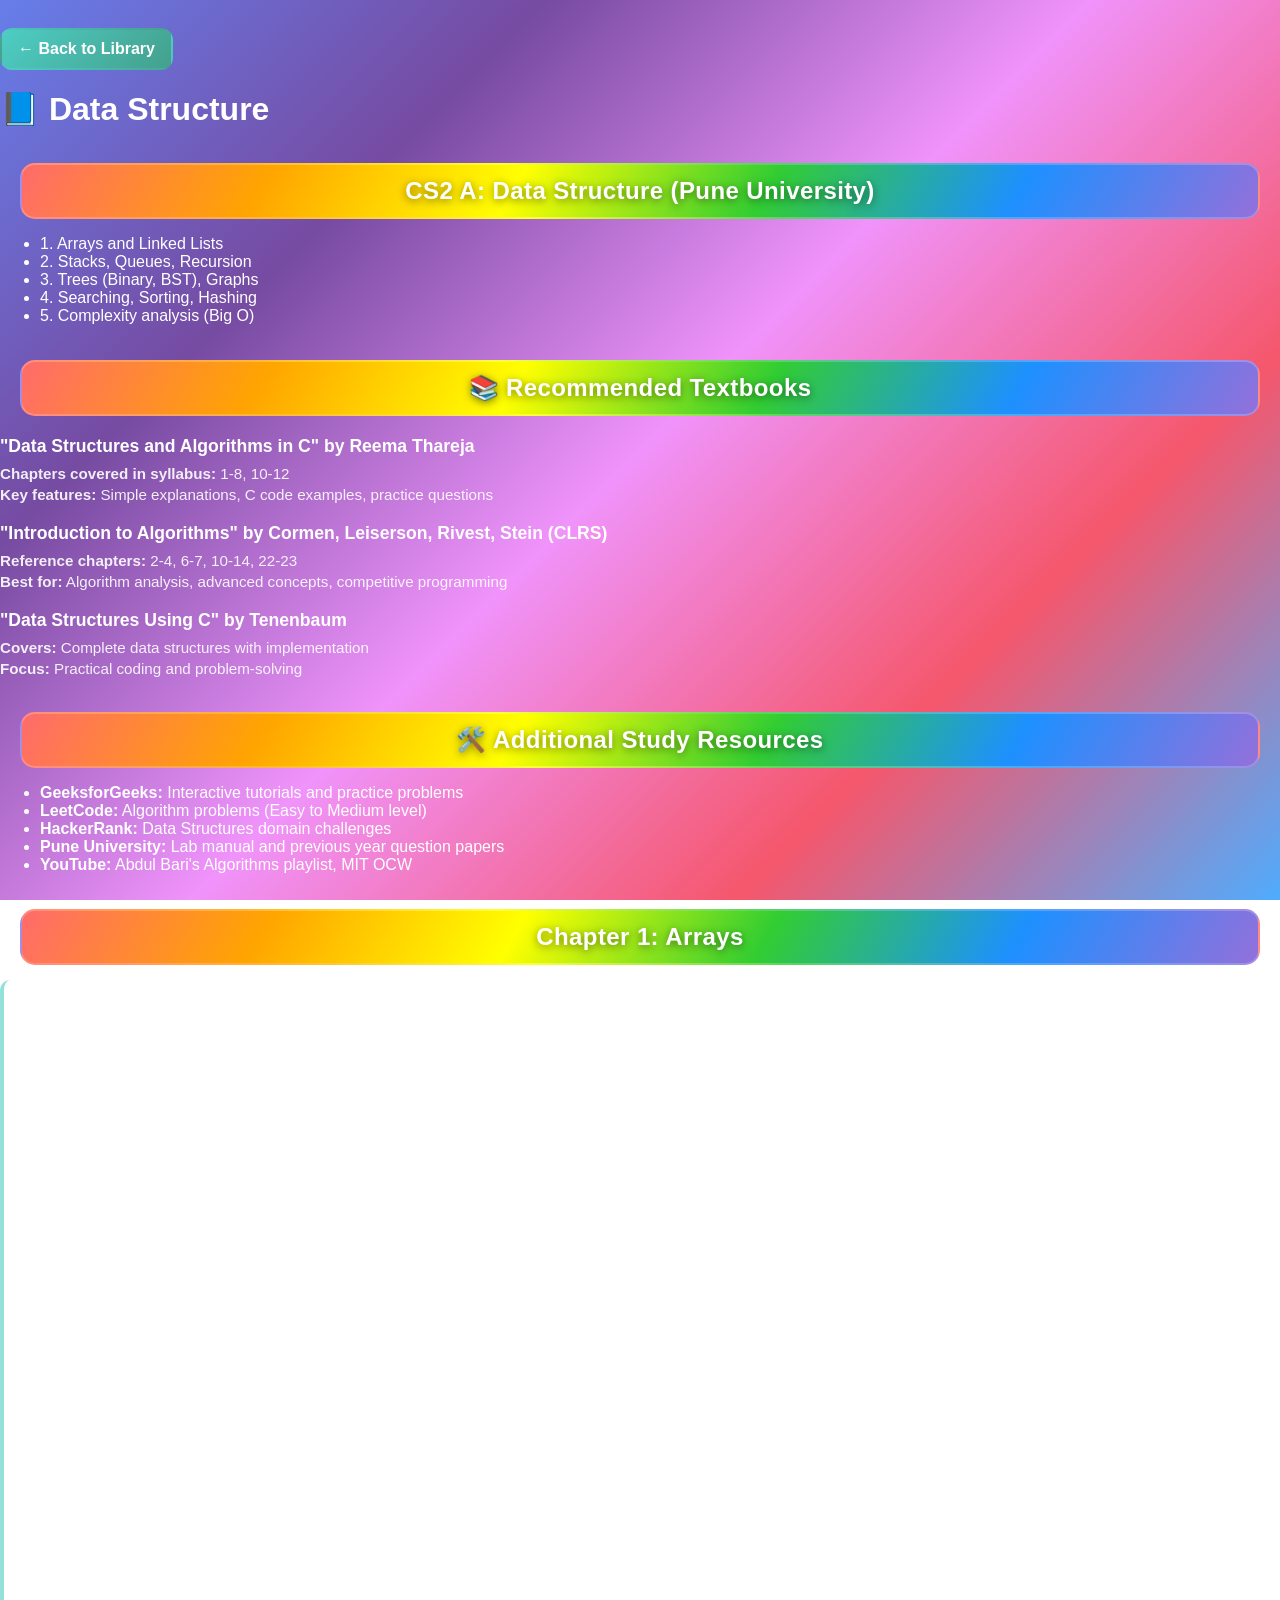
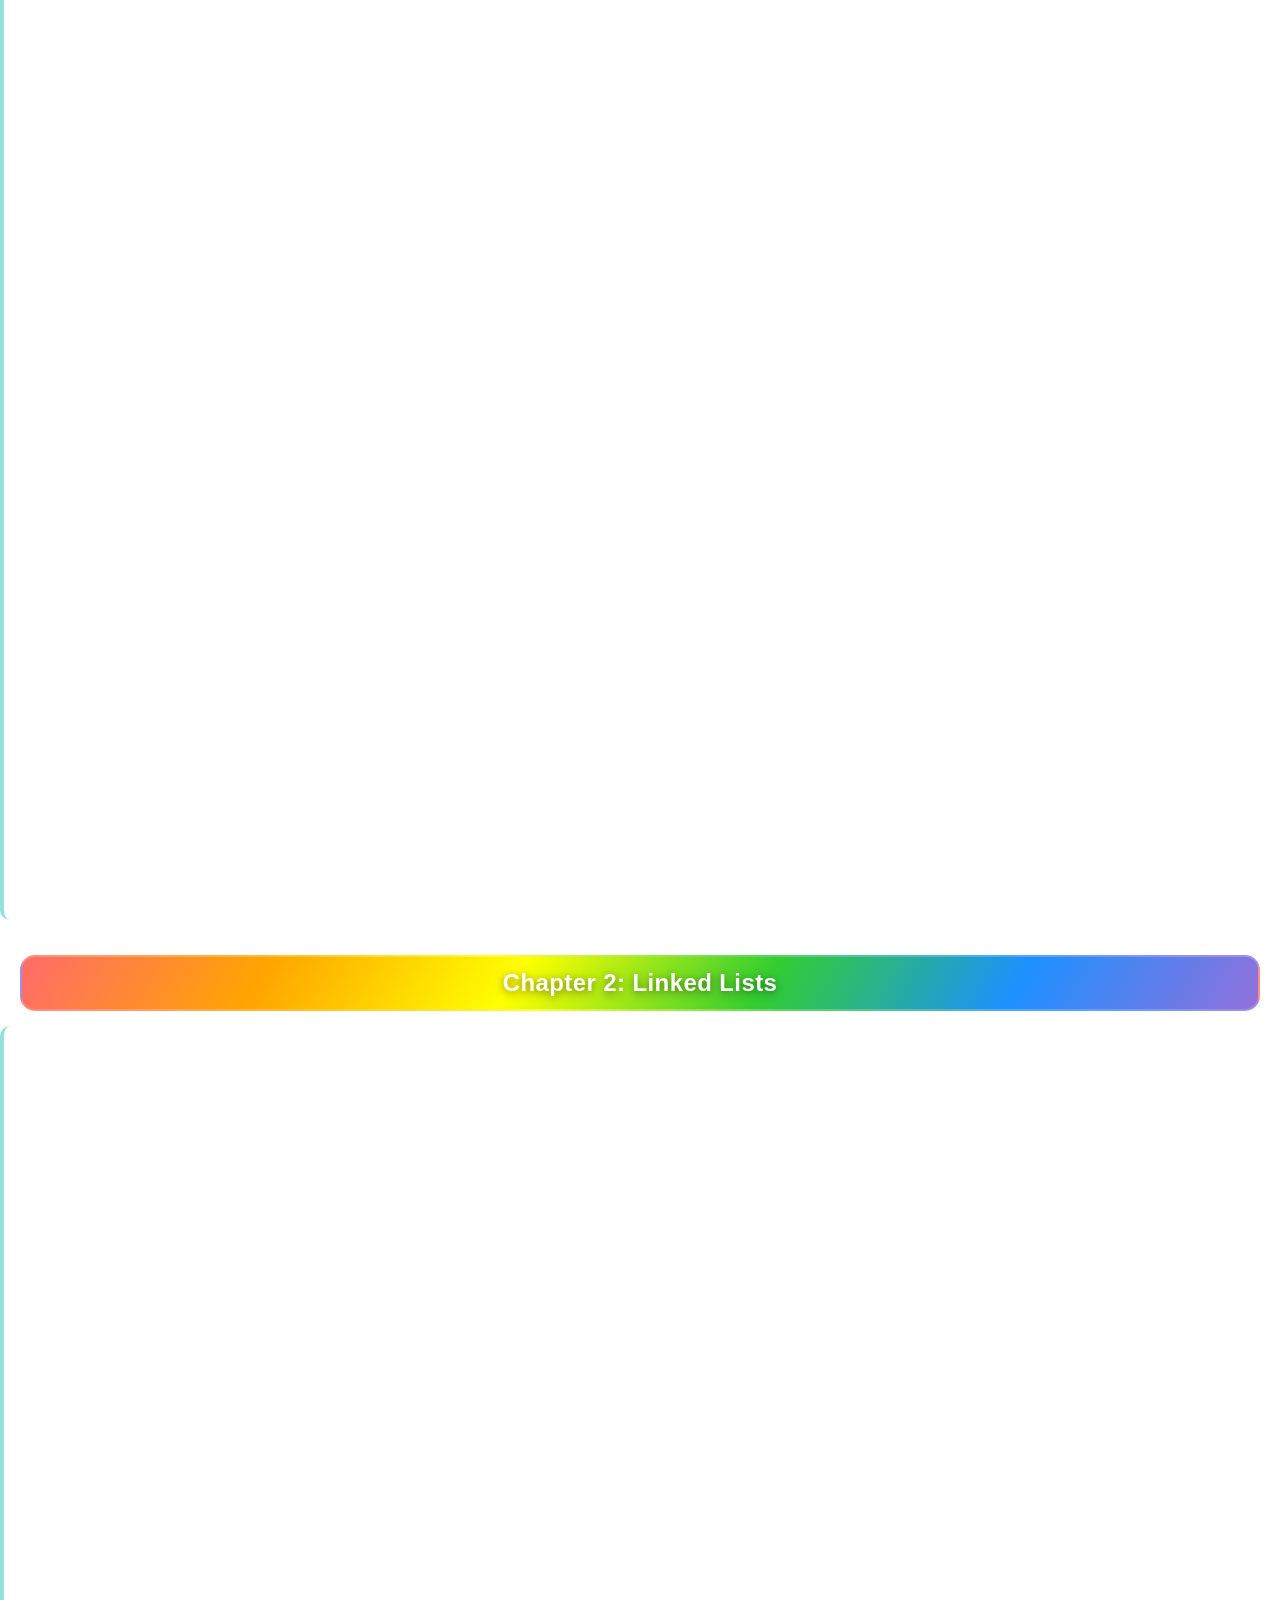
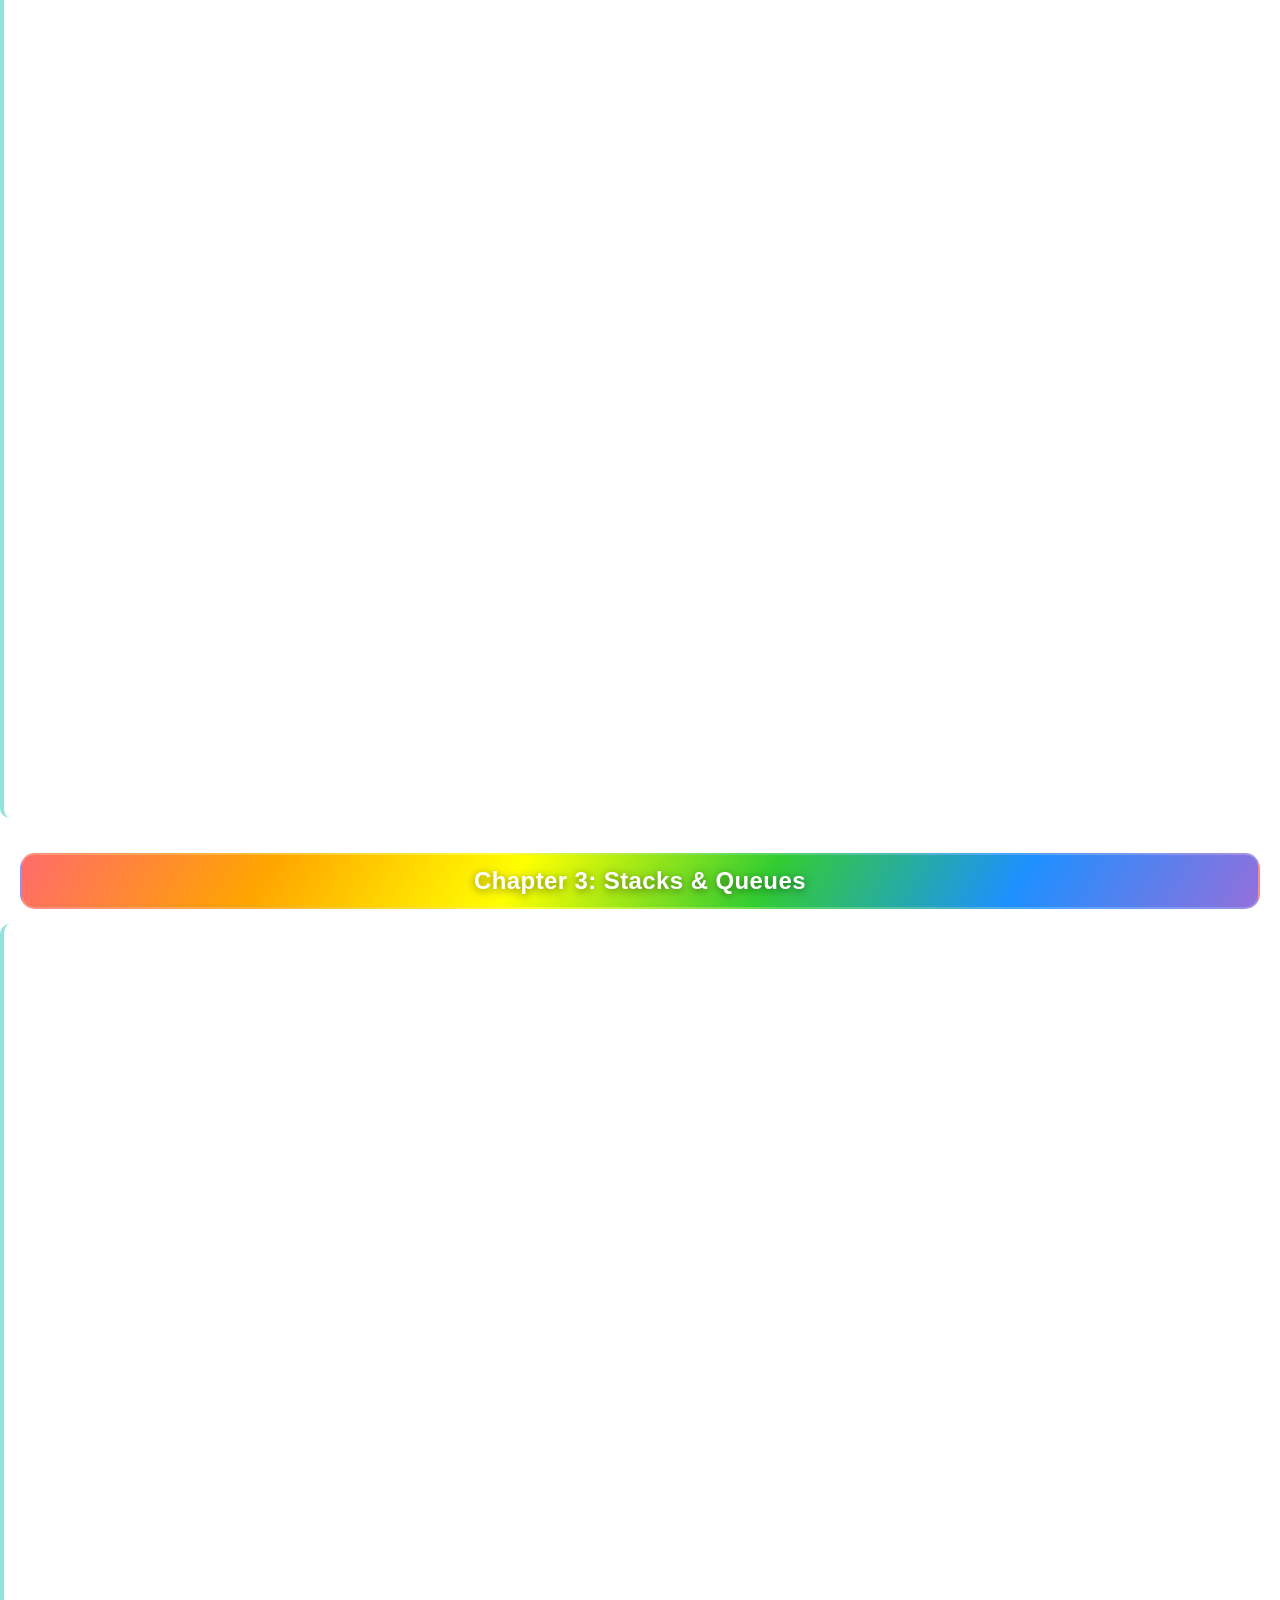
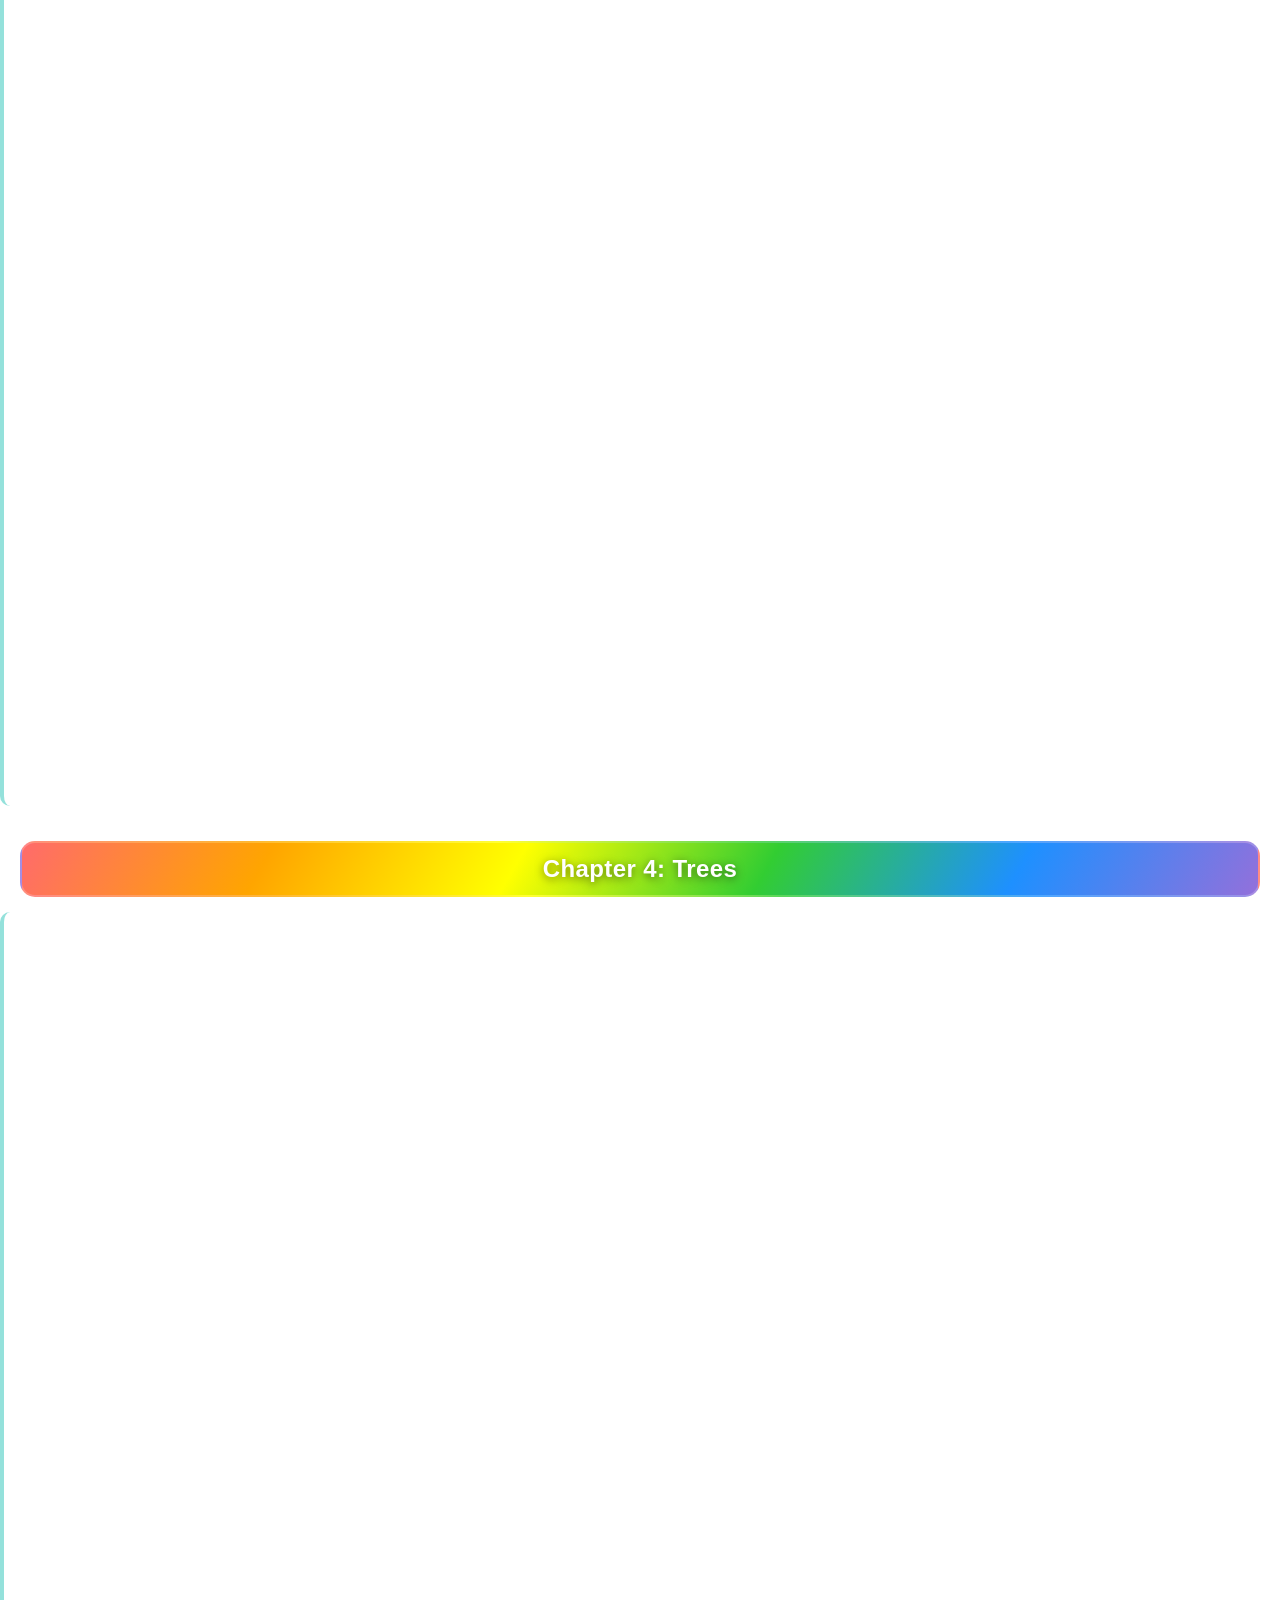
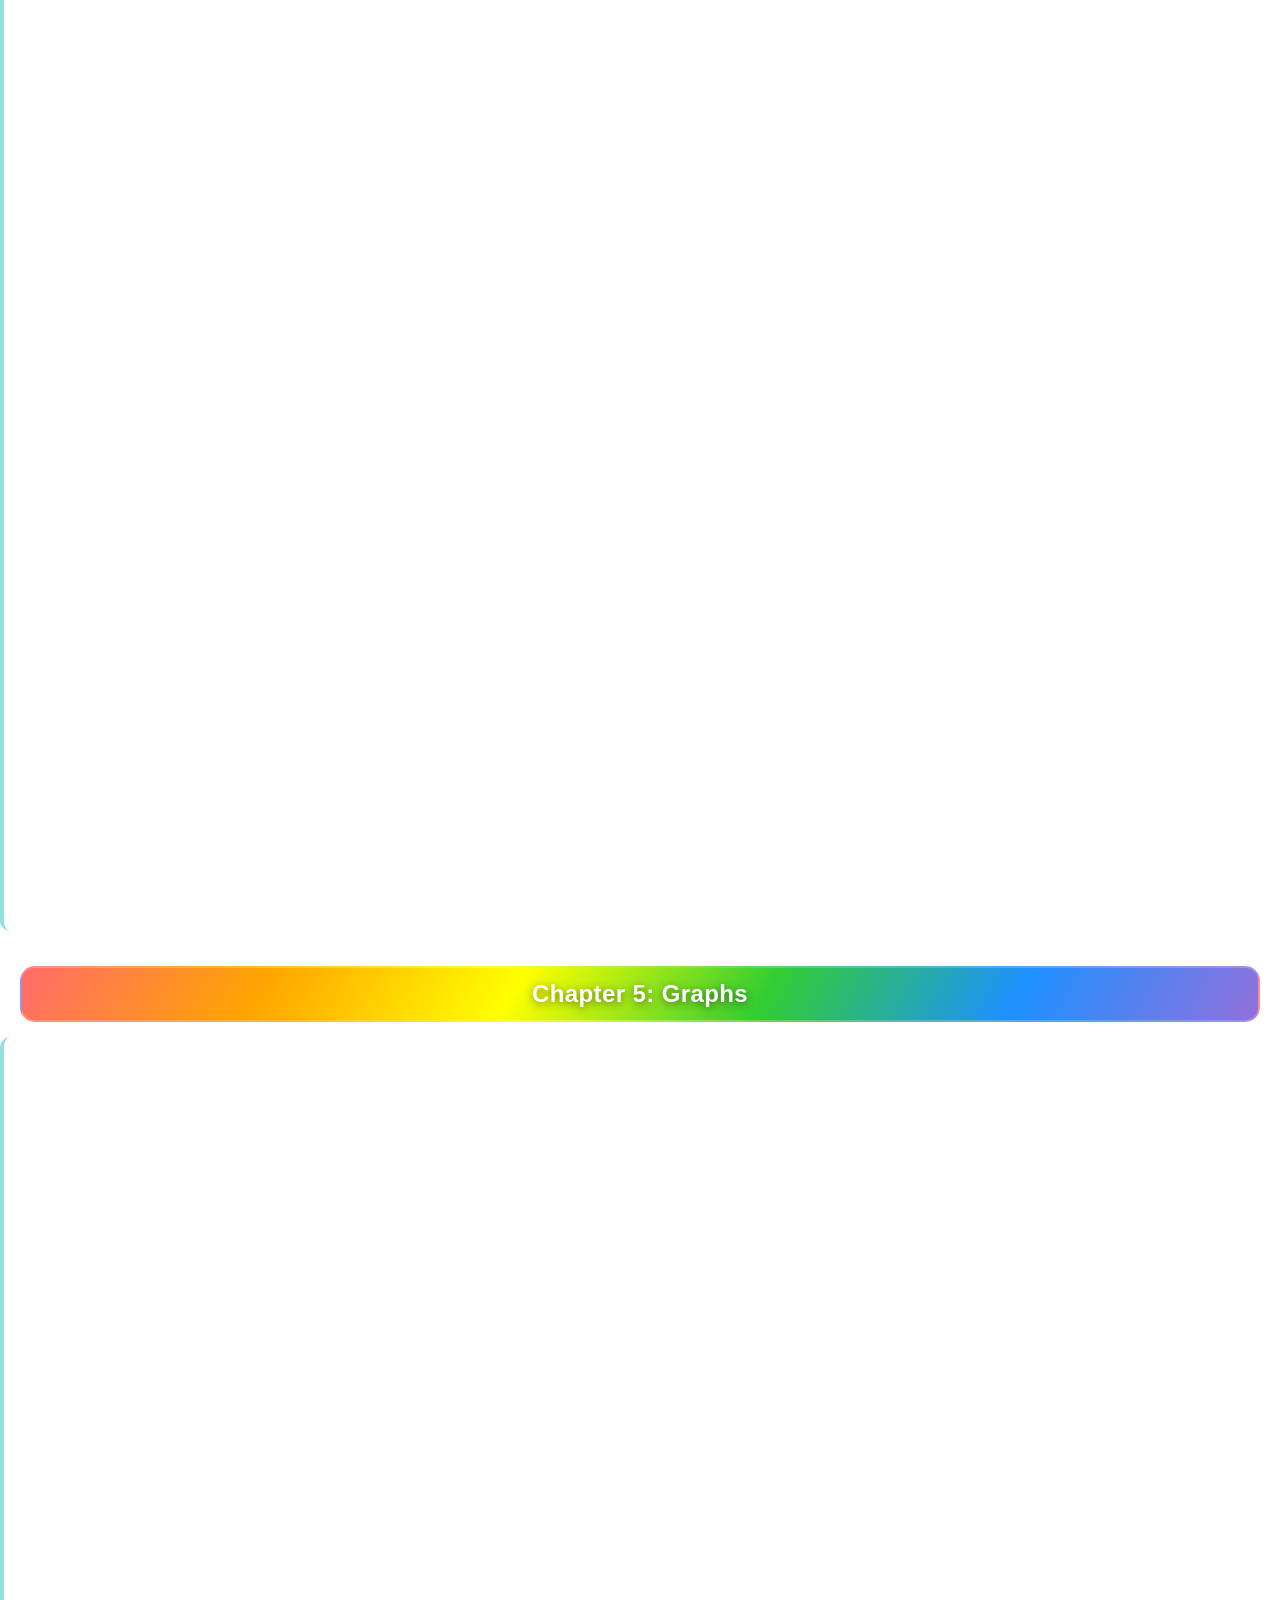
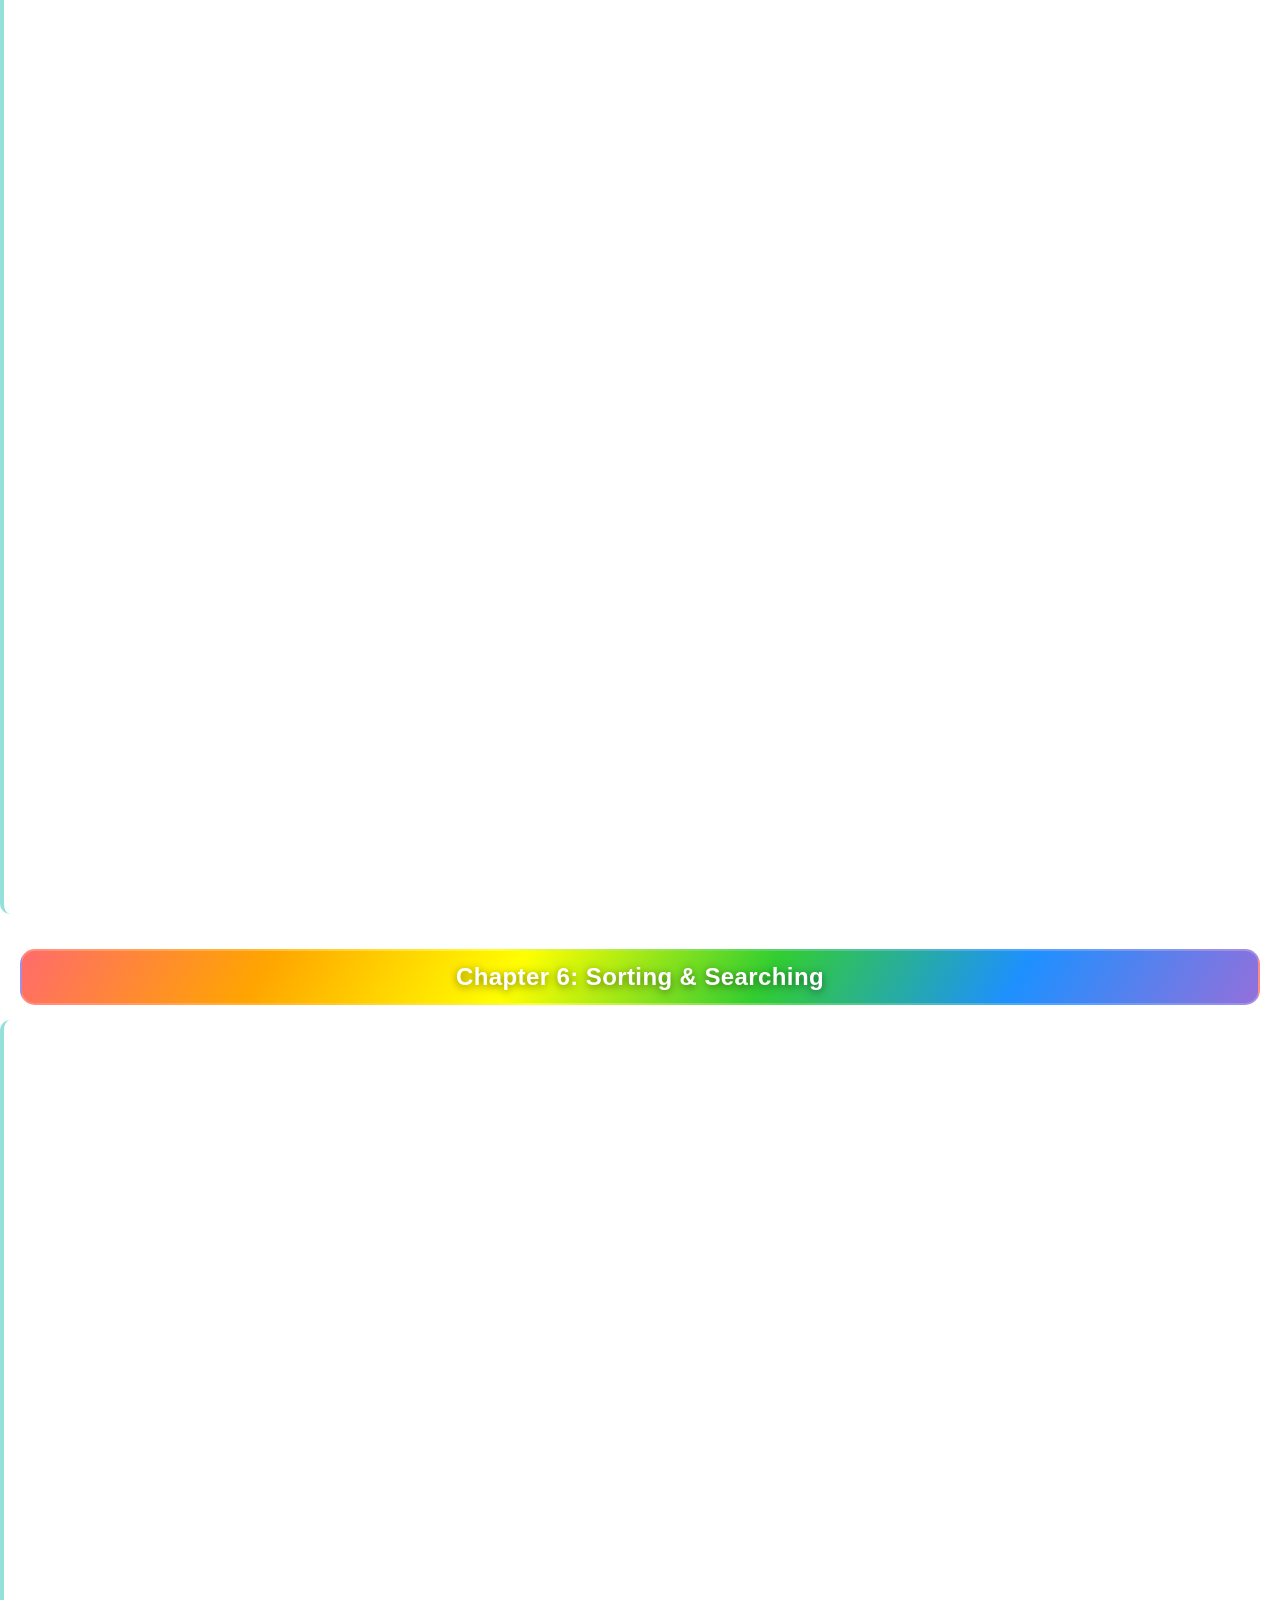
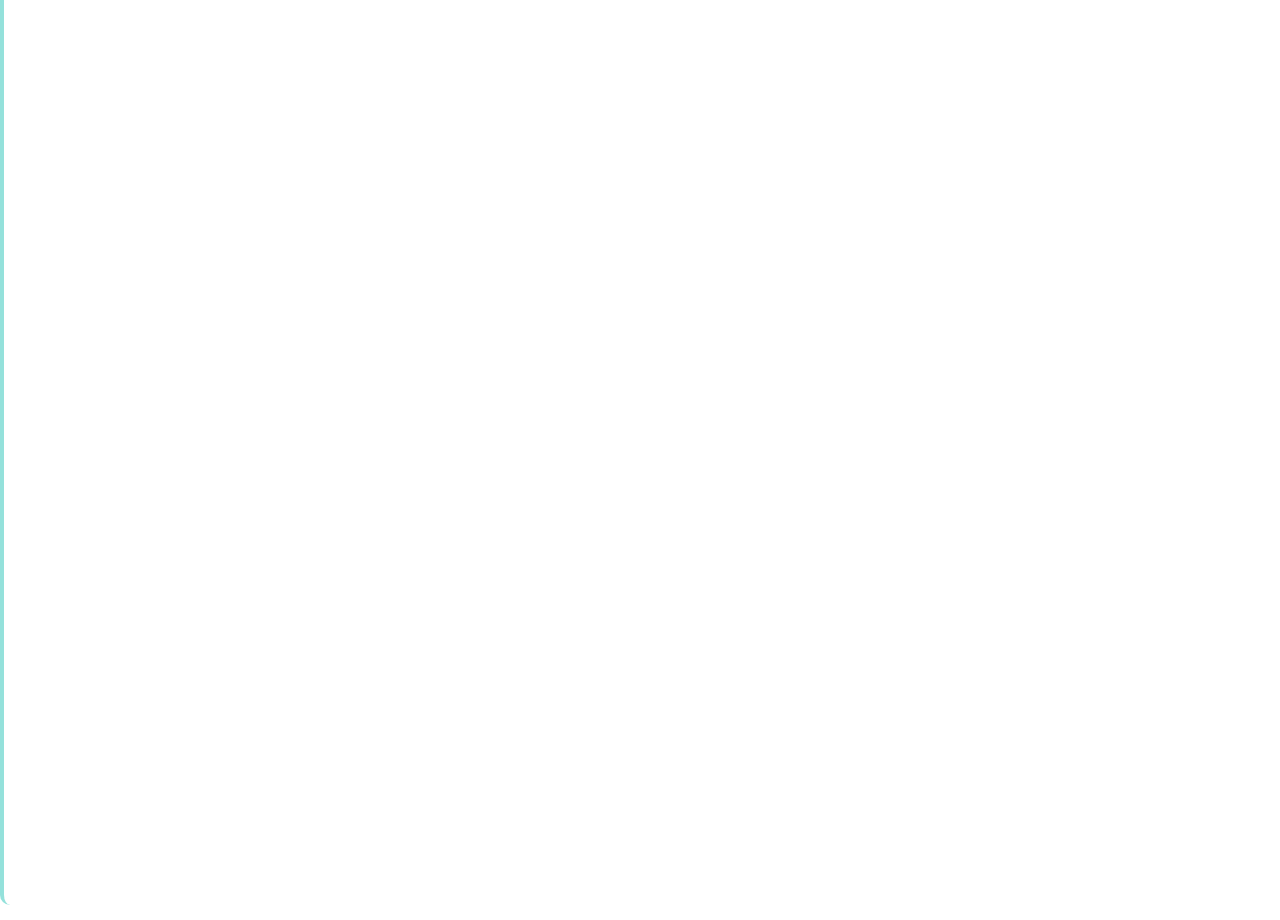
<file: templates/ds.html>
<!DOCTYPE html>
<html>
<head>
    <meta charset="UTF-8">
    <meta name="viewport" content="width=device-width, initial-scale=1.0">
    <title>Data Structure Book</title>
    <link rel="stylesheet" href="/static/style.css">
</head>
<body>

    <p><a class="read-link" href="/" aria-label="Back to Library">← Back to Library</a></p>
    <h1>📘 Data Structure</h1>

    <section class="syllabus">
        <h2>CS2 A: Data Structure (Pune University)</h2>
        <ul>
            <li>1. Arrays and Linked Lists</li>
            <li>2. Stacks, Queues, Recursion</li>
            <li>3. Trees (Binary, BST), Graphs</li>
            <li>4. Searching, Sorting, Hashing</li>
            <li>5. Complexity analysis (Big O)</li>
        </ul>
    </section>

    <section class="study-material">
        <h2>📚 Recommended Textbooks</h2>
        <div class="book-details">
            <h3>"Data Structures and Algorithms in C" by Reema Thareja</h3>
            <p><strong>Chapters covered in syllabus:</strong> 1-8, 10-12</p>
            <p><strong>Key features:</strong> Simple explanations, C code examples, practice questions</p>

            <h3>"Introduction to Algorithms" by Cormen, Leiserson, Rivest, Stein (CLRS)</h3>
            <p><strong>Reference chapters:</strong> 2-4, 6-7, 10-14, 22-23</p>
            <p><strong>Best for:</strong> Algorithm analysis, advanced concepts, competitive programming</p>

            <h3>"Data Structures Using C" by Tenenbaum</h3>
            <p><strong>Covers:</strong> Complete data structures with implementation</p>
            <p><strong>Focus:</strong> Practical coding and problem-solving</p>
        </div>

        <h2>🛠️ Additional Study Resources</h2>
        <ul>
            <li><strong>GeeksforGeeks:</strong> Interactive tutorials and practice problems</li>
            <li><strong>LeetCode:</strong> Algorithm problems (Easy to Medium level)</li>
            <li><strong>HackerRank:</strong> Data Structures domain challenges</li>
            <li><strong>Pune University:</strong> Lab manual and previous year question papers</li>
            <li><strong>YouTube:</strong> Abdul Bari's Algorithms playlist, MIT OCW</li>
        </ul>
    </section>

    <h2>Chapter 1: Arrays</h2>
    <div class="chapter-content">
        <h3>1.1 Introduction to Arrays</h3>
        <p>An array is a fundamental data structure that stores a collection of elements of the same data type in contiguous memory locations. Arrays provide a way to group related data items under a single name for easy access and manipulation.</p>

        <h3>1.2 Definition</h3>
        <p>An array is defined as a finite ordered collection of homogeneous data elements stored in contiguous memory locations. Each element in the array can be accessed using an index, which represents its position in the array.</p>

        <h3>1.3 Types of Arrays</h3>
        <ul>
            <li><strong>One-Dimensional Arrays:</strong> Linear arrays that store elements in a single row.</li>
            <li><strong>Two-Dimensional Arrays:</strong> Arrays arranged in rows and columns, like a matrix.</li>
            <li><strong>Multi-Dimensional Arrays:</strong> Arrays with more than two dimensions.</li>
        </ul>

        <h3>1.4 Memory Representation</h3>
        <p>In C programming, arrays are stored in contiguous memory locations. For a one-dimensional array of size n, the memory address of element at index i can be calculated as:</p>
        <p><code>Address of arr[i] = Base Address + (i × Size of each element)</code></p>

        <h3>1.5 Array Operations</h3>
        <ul>
            <li><strong>Traversal:</strong> Visiting each element of the array exactly once.</li>
            <li><strong>Insertion:</strong> Adding a new element at a specified position.</li>
            <li><strong>Deletion:</strong> Removing an element from a specified position.</li>
            <li><strong>Searching:</strong> Finding the location of a particular element.</li>
            <li><strong>Sorting:</strong> Arranging elements in a specific order.</li>
        </ul>

        <h3>1.6 Advantages and Disadvantages</h3>
        <p><strong>Advantages:</strong></p>
        <ul>
            <li>Random access to elements using index (O(1) time)</li>
            <li>Easy to implement and understand</li>
            <li>Memory efficient for storing homogeneous data</li>
        </ul>
        <p><strong>Disadvantages:</strong></p>
        <ul>
            <li>Fixed size - cannot be resized dynamically</li>
            <li>Insertion and deletion operations are expensive (O(n) time)</li>
            <li>Waste of memory if not fully utilized</li>
        </ul>

        <h3>1.7 Time Complexity</h3>
        <ul>
            <li>Access: O(1)</li>
            <li>Search: O(n)</li>
            <li>Insertion/Deletion: O(n)</li>
        </ul>

        <h3>1.8 Code Examples</h3>
        <p><strong>Declaration and Initialization:</strong></p>
        <pre><code>int arr[5] = {1, 2, 3, 4, 5};
int arr2[3][3] = {{1,2,3}, {4,5,6}, {7,8,9}};</code></pre>

        <p><strong>Traversal:</strong></p>
        <pre><code>for(int i = 0; i < 5; i++) {
    printf("%d ", arr[i]);
}</code></pre>

        <h3>1.9 Applications</h3>
        <ul>
            <li>Storing marks of students in a class</li>
            <li>Implementing matrices for mathematical operations</li>
            <li>Lookup tables in compilers</li>
            <li>Image processing (pixel arrays)</li>
        </ul>

        <h3>Practice Exercises:</h3>
        <ul>
            <li>Find maximum element in array</li>
            <li>Rotate array by k positions</li>
            <li>Find missing number in 1 to n</li>
            <li>Two sum problem (LeetCode)</li>
        </ul>
    </div>

    <h2>Chapter 2: Linked Lists</h2>
    <div class="chapter-content">
        <h3>2.1 Introduction to Linked Lists</h3>
        <p>A linked list is a linear data structure where elements are stored in nodes, and each node points to the next node in the sequence. Unlike arrays, linked lists do not require contiguous memory allocation.</p>

        <h3>2.2 Types of Linked Lists</h3>
        <ul>
            <li><strong>Singly Linked List:</strong> Each node has data and a pointer to the next node.</li>
            <li><strong>Doubly Linked List:</strong> Each node has data, a pointer to the next node, and a pointer to the previous node.</li>
            <li><strong>Circular Linked List:</strong> The last node points back to the first node, forming a circle.</li>
        </ul>

        <h3>2.3 Node Structure</h3>
        <p>In C, a node in a singly linked list can be represented as:</p>
        <pre><code>struct Node {
    int data;
    struct Node* next;
};</code></pre>

        <h3>2.4 Basic Operations</h3>
        <ul>
            <li><strong>Insertion:</strong> Adding a node at the beginning, end, or specific position.</li>
            <li><strong>Deletion:</strong> Removing a node from the beginning, end, or specific position.</li>
            <li><strong>Traversal:</strong> Visiting each node in the list.</li>
            <li><strong>Search:</strong> Finding a particular element in the list.</li>
            <li><strong>Reverse:</strong> Reversing the order of nodes in the list.</li>
        </ul>

        <h3>2.5 Advantages over Arrays</h3>
        <ul>
            <li>Dynamic size - can grow or shrink as needed</li>
            <li>Efficient insertion and deletion operations</li>
            <li>No memory wastage due to fixed size</li>
            <li>Easier to implement certain operations like merging</li>
        </ul>

        <h3>2.6 Disadvantages</h3>
        <ul>
            <li>No random access - must traverse from the beginning</li>
            <li>Extra memory for storing pointers</li>
            <li>Not cache-friendly due to non-contiguous memory</li>
        </ul>

        <h3>2.7 Time Complexity</h3>
        <ul>
            <li>Access: O(n)</li>
            <li>Search: O(n)</li>
            <li>Insertion/Deletion at beginning: O(1)</li>
            <li>Insertion/Deletion at end: O(n) for singly linked list, O(1) with tail pointer</li>
        </ul>

        <h3>2.8 Applications</h3>
        <ul>
            <li>Implementation of stacks and queues</li>
            <li>Dynamic memory allocation</li>
            <li>Symbol table management in compilers</li>
            <li>Undo functionality in text editors</li>
        </ul>

        <h3>2.9 Cycle Detection</h3>
        <p>A cycle in a linked list occurs when a node points back to a previous node, creating a loop. Floyd's Cycle Detection Algorithm (Tortoise and Hare) can detect cycles in O(n) time and O(1) space.</p>

        <h3>Practice Exercises:</h3>
        <ul>
            <li>Reverse a linked list</li>
            <li>Detect and remove cycle</li>
            <li>Find middle element</li>
            <li>Merge two sorted lists</li>
        </ul>
    </div>

    <h2>Chapter 3: Stacks & Queues</h2>
    <div class="chapter-content">
        <h3>3.1 Introduction to Stacks</h3>
        <p>A stack is a linear data structure that follows the Last-In-First-Out (LIFO) principle. The last element added to the stack is the first one to be removed.</p>

        <h3>3.2 Stack Operations</h3>
        <ul>
            <li><strong>Push:</strong> Add an element to the top of the stack</li>
            <li><strong>Pop:</strong> Remove the top element from the stack</li>
            <li><strong>Peek/Top:</strong> View the top element without removing it</li>
            <li><strong>isEmpty:</strong> Check if the stack is empty</li>
            <li><strong>isFull:</strong> Check if the stack is full (for array implementation)</li>
        </ul>

        <h3>3.3 Stack Implementation</h3>
        <ul>
            <li><strong>Array-based:</strong> Fixed size, efficient for small stacks</li>
            <li><strong>Linked List-based:</strong> Dynamic size, no overflow issues</li>
        </ul>

        <h3>3.4 Introduction to Queues</h3>
        <p>A queue is a linear data structure that follows the First-In-First-Out (FIFO) principle. The first element added to the queue is the first one to be removed.</p>

        <h3>3.5 Queue Operations</h3>
        <ul>
            <li><strong>Enqueue:</strong> Add an element to the rear of the queue</li>
            <li><strong>Dequeue:</strong> Remove the front element from the queue</li>
            <li><strong>Front:</strong> View the front element without removing it</li>
            <li><strong>Rear:</strong> View the rear element</li>
            <li><strong>isEmpty:</strong> Check if the queue is empty</li>
            <li><strong>isFull:</strong> Check if the queue is full</li>
        </ul>

        <h3>3.6 Types of Queues</h3>
        <ul>
            <li><strong>Linear Queue:</strong> Standard FIFO queue</li>
            <li><strong>Circular Queue:</strong> Last position connects back to first, efficient space usage</li>
            <li><strong>Priority Queue:</strong> Elements dequeued based on priority</li>
            <li><strong>Deque (Double-ended Queue):</strong> Insertion and deletion from both ends</li>
        </ul>

        <h3>3.7 Applications</h3>
        <p><strong>Stacks:</strong></p>
        <ul>
            <li>Function call management (call stack)</li>
            <li>Expression evaluation and conversion</li>
            <li>Undo operations in text editors</li>
            <li>Browser back button functionality</li>
        </ul>
        <p><strong>Queues:</strong></p>
        <ul>
            <li>Process scheduling in operating systems</li>
            <li>Print job management</li>
            <li>Breadth-First Search (BFS) algorithm</li>
            <li>CPU scheduling algorithms</li>
        </ul>

        <h3>3.8 Time Complexity</h3>
        <ul>
            <li>Stack operations: O(1)</li>
            <li>Queue operations: O(1)</li>
        </ul>

        <h3>3.9 Recursion</h3>
        <p>Recursion is a programming technique where a function calls itself. Every recursive function must have a base case to prevent infinite recursion. Recursion uses a call stack internally.</p>
        <p><strong>Examples:</strong> Factorial calculation, Fibonacci series, Tower of Hanoi</p>

        <h3>Practice Exercises:</h3>
        <ul>
            <li>Valid parentheses problem</li>
            <li>Implement stack using queues</li>
            <li>Circular queue implementation</li>
            <li>Next greater element</li>
        </ul>
    </div>

    <h2>Chapter 4: Trees</h2>
    <div class="chapter-content">
        <h3>4.1 Introduction to Trees</h3>
        <p>A tree is a hierarchical data structure consisting of nodes connected by edges. It is a non-linear data structure with a root node and child nodes forming a parent-child relationship.</p>

        <h3>4.2 Tree Terminology</h3>
        <ul>
            <li><strong>Root:</strong> The topmost node of the tree</li>
            <li><strong>Node:</strong> Each element in the tree</li>
            <li><strong>Edge:</strong> Connection between two nodes</li>
            <li><strong>Parent:</strong> Node that has child nodes</li>
            <li><strong>Child:</strong> Node that has a parent</li>
            <li><strong>Leaf:</strong> Node with no children</li>
            <li><strong>Height:</strong> Number of edges on the longest path from root to leaf</li>
            <li><strong>Depth:</strong> Number of edges from root to the node</li>
            <li><strong>Level:</strong> Nodes at the same depth</li>
        </ul>

        <h3>4.3 Types of Trees</h3>
        <ul>
            <li><strong>Binary Tree:</strong> Each node has at most two children</li>
            <li><strong>Binary Search Tree (BST):</strong> Left subtree < root < right subtree</li>
            <li><strong>AVL Tree:</strong> Self-balancing BST with height difference ≤ 1</li>
            <li><strong>B-Tree:</strong> Self-balancing search tree for disk-based storage</li>
            <li><strong>Red-Black Tree:</strong> Self-balancing BST with color properties</li>
        </ul>

        <h3>4.4 Tree Traversals</h3>
        <ul>
            <li><strong>Inorder (Left-Root-Right):</strong> Used in BST to get sorted order</li>
            <li><strong>Preorder (Root-Left-Right):</strong> Used for copying trees</li>
            <li><strong>Postorder (Left-Right-Root):</strong> Used for deleting trees</li>
            <li><strong>Level Order:</strong> Breadth-first traversal using queue</li>
        </ul>

        <h3>4.5 Binary Search Tree (BST)</h3>
        <p>A BST is a binary tree where for each node, all elements in its left subtree are less than the node, and all elements in its right subtree are greater than the node.</p>
        <p><strong>Operations:</strong></p>
        <ul>
            <li>Search: O(log n) average case</li>
            <li>Insert: O(log n) average case</li>
            <li>Delete: O(log n) average case</li>
        </ul>

        <h3>4.6 AVL Trees</h3>
        <p>AVL trees are height-balanced BSTs. The height difference between left and right subtrees is at most 1. Rotations are used to maintain balance: left rotation, right rotation, left-right rotation, right-left rotation.</p>

        <h3>4.7 Tree Operations</h3>
        <ul>
            <li><strong>Insertion:</strong> Add a new node to the tree</li>
            <li><strong>Deletion:</strong> Remove a node from the tree</li>
            <li><strong>Search:</strong> Find a particular node</li>
            <li><strong>Height:</strong> Calculate the height of the tree</li>
            <li><strong>Diameter:</strong> Longest path between any two nodes</li>
            <li><strong>Lowest Common Ancestor (LCA):</strong> Find the lowest common ancestor of two nodes</li>
        </ul>

        <h3>4.8 Applications</h3>
        <ul>
            <li>File system organization</li>
            <li>Database indexing (B-Trees)</li>
            <li>Expression parsing</li>
            <li>Decision trees in machine learning</li>
            <li>Huffman coding for data compression</li>
        </ul>

        <h3>4.9 Time Complexity</h3>
        <ul>
            <li>Traversal: O(n)</li>
            <li>Search/Insert/Delete in BST: O(log n) average, O(n) worst case</li>
            <li>Balanced trees: O(log n) for all operations</li>
        </ul>

        <h3>Practice Exercises:</h3>
        <ul>
            <li>Binary tree traversals</li>
            <li>Check if BST</li>
            <li>Lowest common ancestor</li>
            <li>Serialize/deserialize tree</li>
        </ul>
    </div>

    <h2>Chapter 5: Graphs</h2>
    <div class="chapter-content">
        <h3>5.1 Introduction to Graphs</h3>
        <p>A graph is a non-linear data structure consisting of vertices (nodes) connected by edges. Graphs are used to represent relationships between objects.</p>

        <h3>5.2 Graph Terminology</h3>
        <ul>
            <li><strong>Vertex/Node:</strong> Fundamental unit of a graph</li>
            <li><strong>Edge:</strong> Connection between two vertices</li>
            <li><strong>Adjacent vertices:</strong> Vertices connected by an edge</li>
            <li><strong>Degree:</strong> Number of edges connected to a vertex</li>
            <li><strong>Path:</strong> Sequence of vertices connected by edges</li>
            <li><strong>Cycle:</strong> Path that starts and ends at the same vertex</li>
            <li><strong>Connected Graph:</strong> Path exists between every pair of vertices</li>
            <li><strong>Weighted Graph:</strong> Edges have weights/costs</li>
            <li><strong>Directed Graph:</strong> Edges have direction</li>
        </ul>

        <h3>5.3 Graph Representations</h3>
        <ul>
            <li><strong>Adjacency Matrix:</strong> 2D array where matrix[i][j] = 1 if edge exists, 0 otherwise. Space: O(V²)</li>
            <li><strong>Adjacency List:</strong> Array of lists where each list contains adjacent vertices. Space: O(V + E)</li>
        </ul>

        <h3>5.4 Graph Traversal Algorithms</h3>
        <p><strong>Depth-First Search (DFS):</strong> Explores as far as possible along each branch before backtracking. Uses stack (recursion or explicit stack).</p>
        <p><strong>Breadth-First Search (BFS):</strong> Explores all vertices at the present depth before moving to next depth level. Uses queue.</p>

        <h3>5.5 Shortest Path Algorithms</h3>
        <ul>
            <li><strong>Dijkstra's Algorithm:</strong> Finds shortest path from source to all vertices in weighted graph with non-negative weights</li>
            <li><strong>Bellman-Ford Algorithm:</strong> Handles negative weights, detects negative cycles</li>
            <li><strong>Floyd-Warshall Algorithm:</strong> Finds shortest paths between all pairs of vertices</li>
        </ul>

        <h3>5.6 Minimum Spanning Tree (MST)</h3>
        <p>A spanning tree connects all vertices with minimum total edge weight and no cycles.</p>
        <ul>
            <li><strong>Kruskal's Algorithm:</strong> Greedy approach, sorts edges by weight</li>
            <li><strong>Prim's Algorithm:</strong> Greedy approach, grows tree from a starting vertex</li>
        </ul>

        <h3>5.7 Topological Sorting</h3>
        <p>Linear ordering of vertices in a directed acyclic graph (DAG) such that for every directed edge u→v, vertex u comes before v. Used in task scheduling, dependency resolution.</p>

        <h3>5.8 Cycle Detection</h3>
        <ul>
            <li><strong>Undirected Graph:</strong> Use DFS or Union-Find</li>
            <li><strong>Directed Graph:</strong> Use DFS with color coding (white, gray, black)</li>
        </ul>

        <h3>5.9 Applications</h3>
        <ul>
            <li>Social networks (Facebook, LinkedIn)</li>
            <li>Transportation networks (maps, GPS)</li>
            <li>Computer networks (routing algorithms)</li>
            <li>Dependency graphs in software</li>
            <li>Recommendation systems</li>
        </ul>

        <h3>5.10 Time Complexity</h3>
        <ul>
            <li>DFS/BFS: O(V + E)</li>
            <li>Dijkstra: O((V + E) log V) with binary heap</li>
            <li>Kruskal/Prim: O(E log E)</li>
            <li>Floyd-Warshall: O(V³)</li>
        </ul>

        <h3>Practice Exercises:</h3>
        <ul>
            <li>Graph traversal (DFS/BFS)</li>
            <li>Detect cycle in graph</li>
            <li>Topological sorting</li>
            <li>Find shortest path</li>
        </ul>
    </div>

    <h2>Chapter 6: Sorting & Searching</h2>
    <div class="chapter-content">
        <h3>6.1 Introduction to Sorting</h3>
        <p>Sorting is the process of arranging elements in a specific order (ascending or descending). Efficient sorting is crucial for many algorithms and data processing tasks.</p>

        <h3>6.2 Sorting Algorithms</h3>
        <p><strong>Bubble Sort:</strong> Repeatedly swaps adjacent elements if they are in wrong order. Time: O(n²), Space: O(1)</p>
        <p><strong>Selection Sort:</strong> Finds minimum element and places it at beginning. Time: O(n²), Space: O(1)</p>
        <p><strong>Insertion Sort:</strong> Builds sorted array one element at a time. Time: O(n²), Space: O(1)</p>
        <p><strong>Merge Sort:</strong> Divide and conquer algorithm. Time: O(n log n), Space: O(n)</p>
        <p><strong>Quick Sort:</strong> Partition-based divide and conquer. Time: O(n log n) average, O(n²) worst, Space: O(log n)</p>
        <p><strong>Heap Sort:</strong> Uses heap data structure. Time: O(n log n), Space: O(1)</p>

        <h3>6.3 Searching Algorithms</h3>
        <p><strong>Linear Search:</strong> Sequential search through array. Time: O(n)</p>
        <p><strong>Binary Search:</strong> Divide and conquer on sorted array. Time: O(log n), Space: O(1)</p>
        <p><strong>Requirements:</strong> Array must be sorted</p>

        <h3>6.4 Hashing</h3>
        <p>Hashing maps data to fixed-size values using hash functions. Used in hash tables for O(1) average time complexity for search, insert, delete operations.</p>
        <p><strong>Hash Function:</strong> Converts key to index</p>
        <p><strong>Collision Resolution:</strong> Chaining, Open Addressing (Linear Probing, Quadratic Probing, Double Hashing)</p>
        <p><strong>Load Factor:</strong> Ratio of stored elements to table size</p>

        <h3>6.5 Complexity Analysis</h3>
        <p><strong>Time Complexity:</strong> How execution time grows with input size</p>
        <ul>
            <li>Big O (O): Upper bound, worst case</li>
            <li>Big Ω (Ω): Lower bound, best case</li>
            <li>Big Θ (Θ): Tight bound, average case</li>
        </ul>
        <p><strong>Space Complexity:</strong> Memory usage analysis</p>

        <h3>6.6 Comparison of Sorting Algorithms</h3>
        <table>
            <tr><th>Algorithm</th><th>Time Complexity</th><th>Space Complexity</th><th>Stable</th><th>In-place</th></tr>
            <tr><td>Bubble Sort</td><td>O(n²)</td><td>O(1)</td><td>Yes</td><td>Yes</td></tr>
            <tr><td>Selection Sort</td><td>O(n²)</td><td>O(1)</td><td>No</td><td>Yes</td></tr>
            <tr><td>Insertion Sort</td><td>O(n²)</td><td>O(1)</td><td>Yes</td><td>Yes</td></tr>
            <tr><td>Merge Sort</td><td>O(n log n)</td><td>O(n)</td><td>Yes</td><td>No</td></tr>
            <tr><td>Quick Sort</td><td>O(n log n)</td><td>O(log n)</td><td>No</td><td>Yes</td></tr>
            <tr><td>Heap Sort</td><td>O(n log n)</td><td>O(1)</td><td>No</td><td>Yes</td></tr>
        </table>

        <h3>6.7 Applications</h3>
        <ul>
            <li>Database sorting and searching</li>
            <li>Search engines (indexing)</li>
            <li>E-commerce (price sorting)</li>
            <li>Data analysis and visualization</li>
            <li>Compiler design (symbol tables)</li>
        </ul>

        <h3>6.8 Recursion in Algorithms</h3>
        <p>Many algorithms use recursion: Merge Sort, Quick Sort, Binary Search, Tree traversals. Recursion requires base case and recursive case.</p>

        <h3>Practice Exercises:</h3>
        <ul>
            <li>Implement all sorting algorithms</li>
            <li>Binary search variations</li>
            <li>Find kth largest element</li>
            <li>Sort array with 0s, 1s, 2s</li>
        </ul>
    </div>

</body>
</html>
</file>
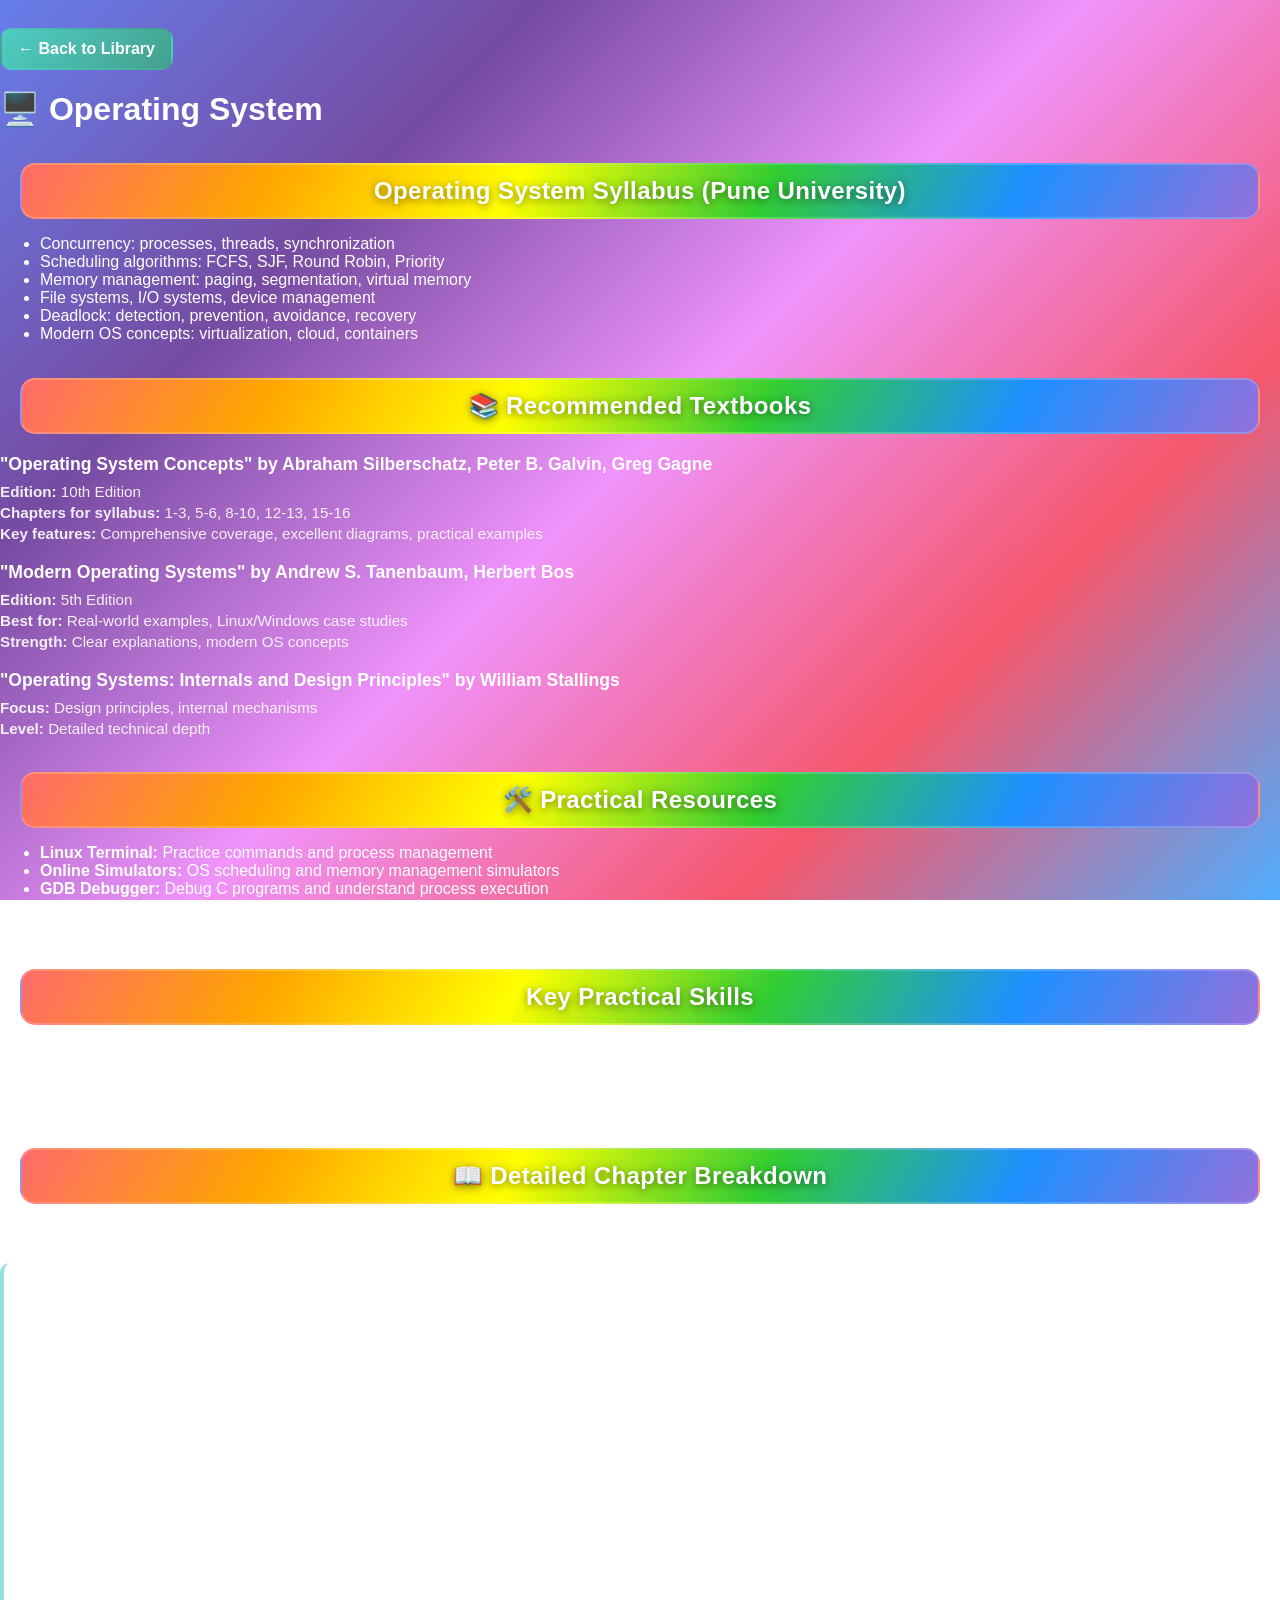
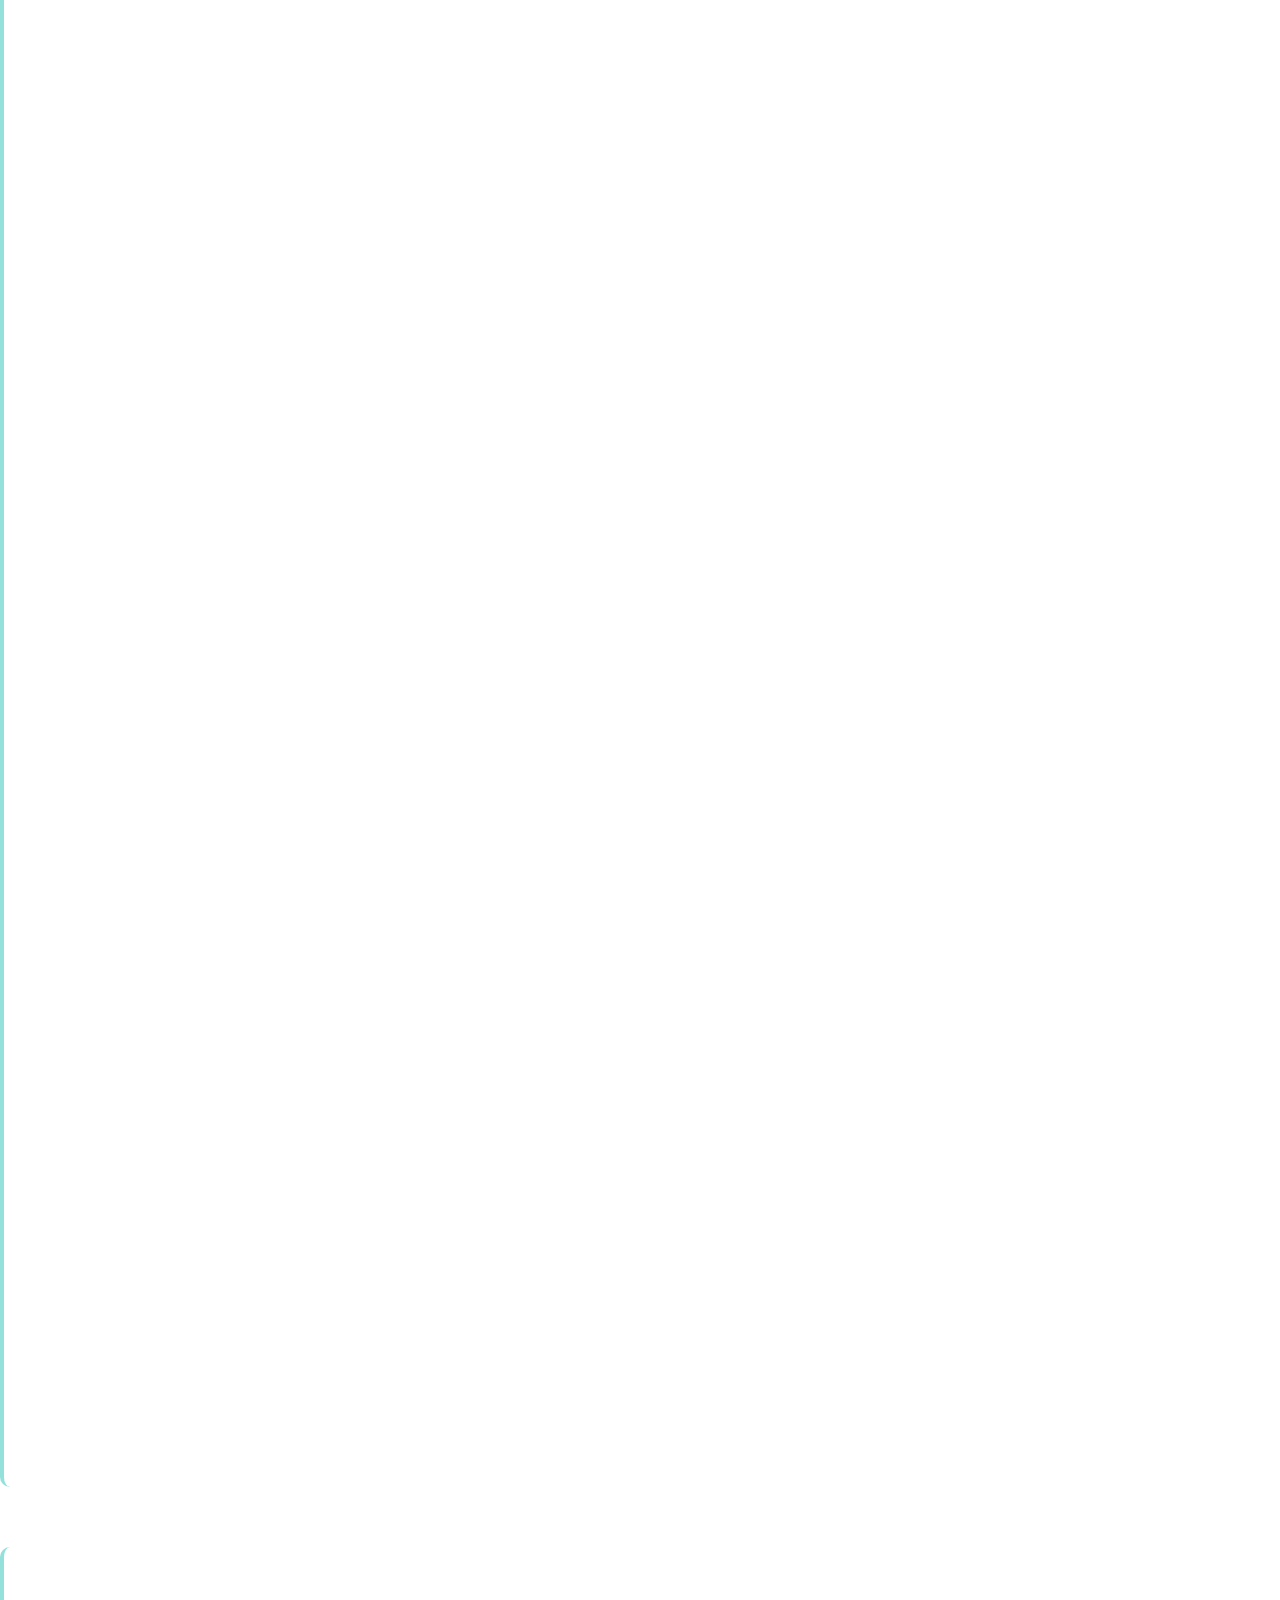
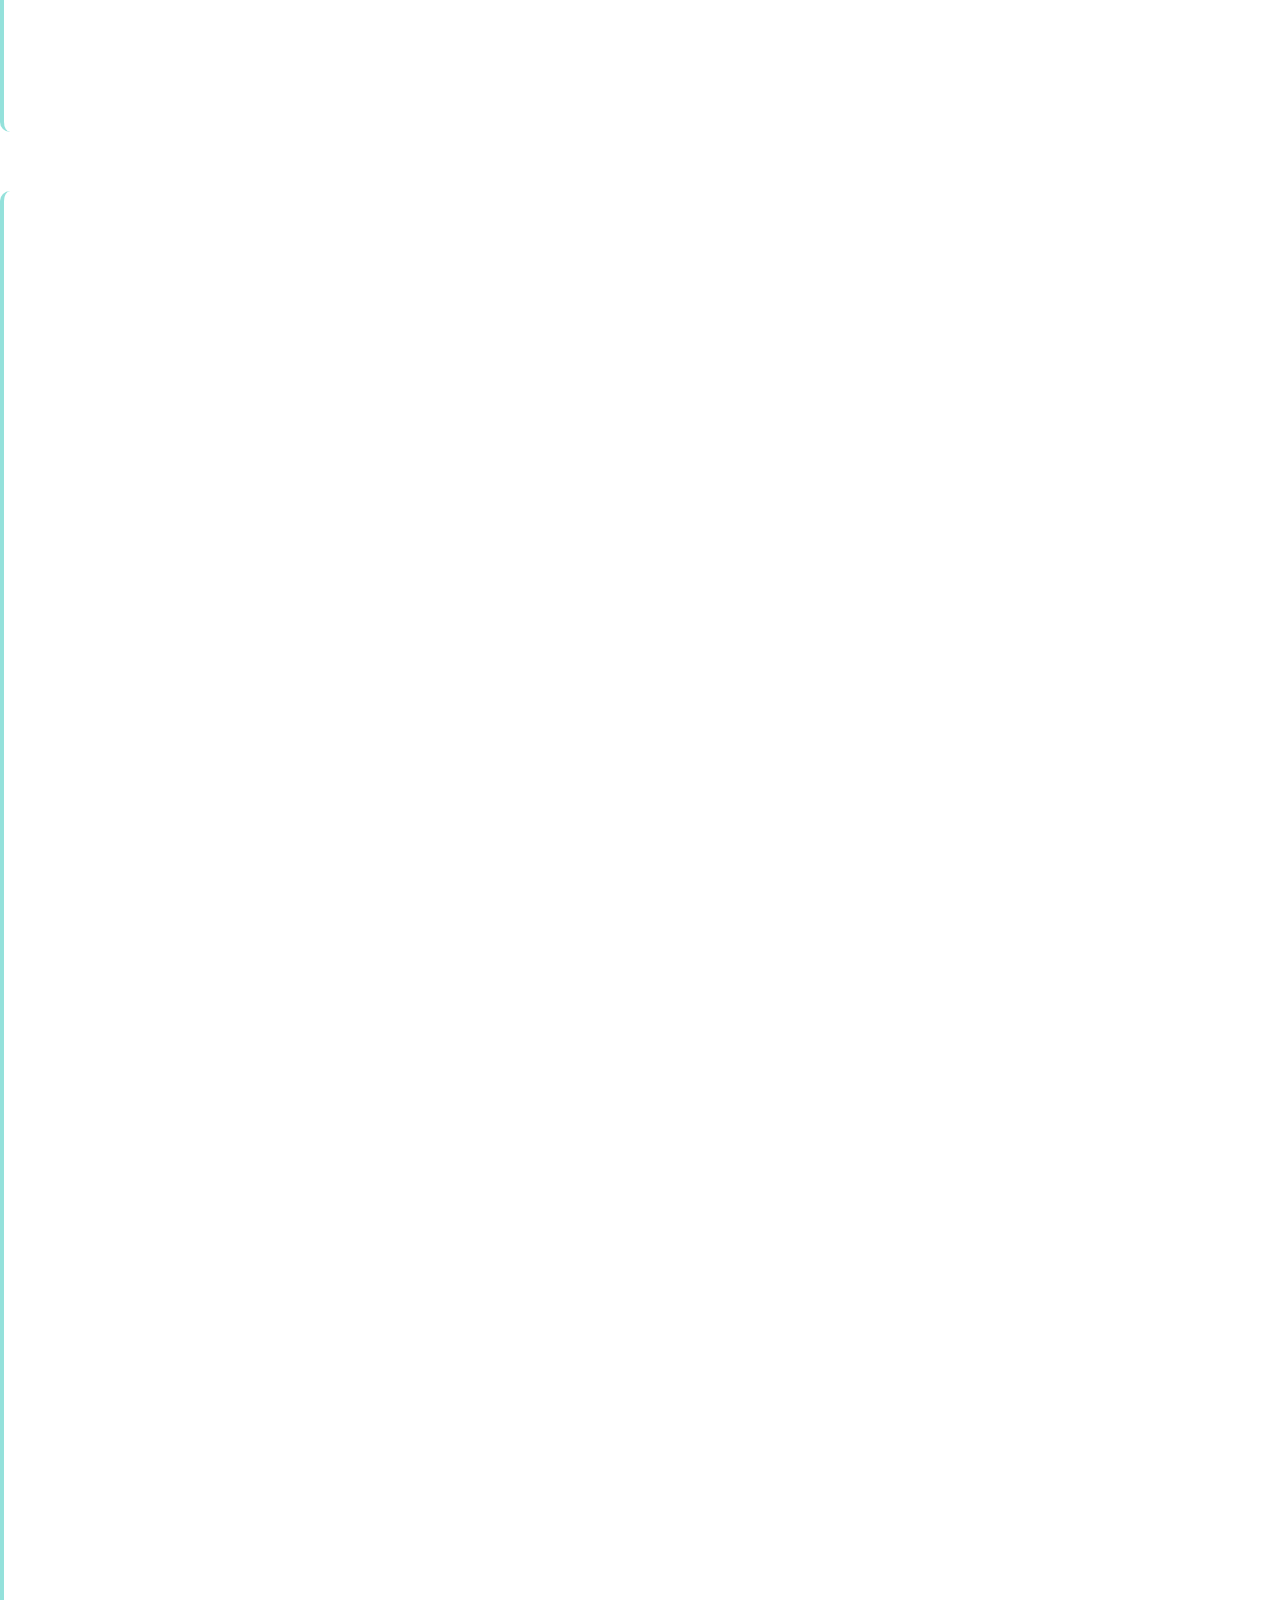
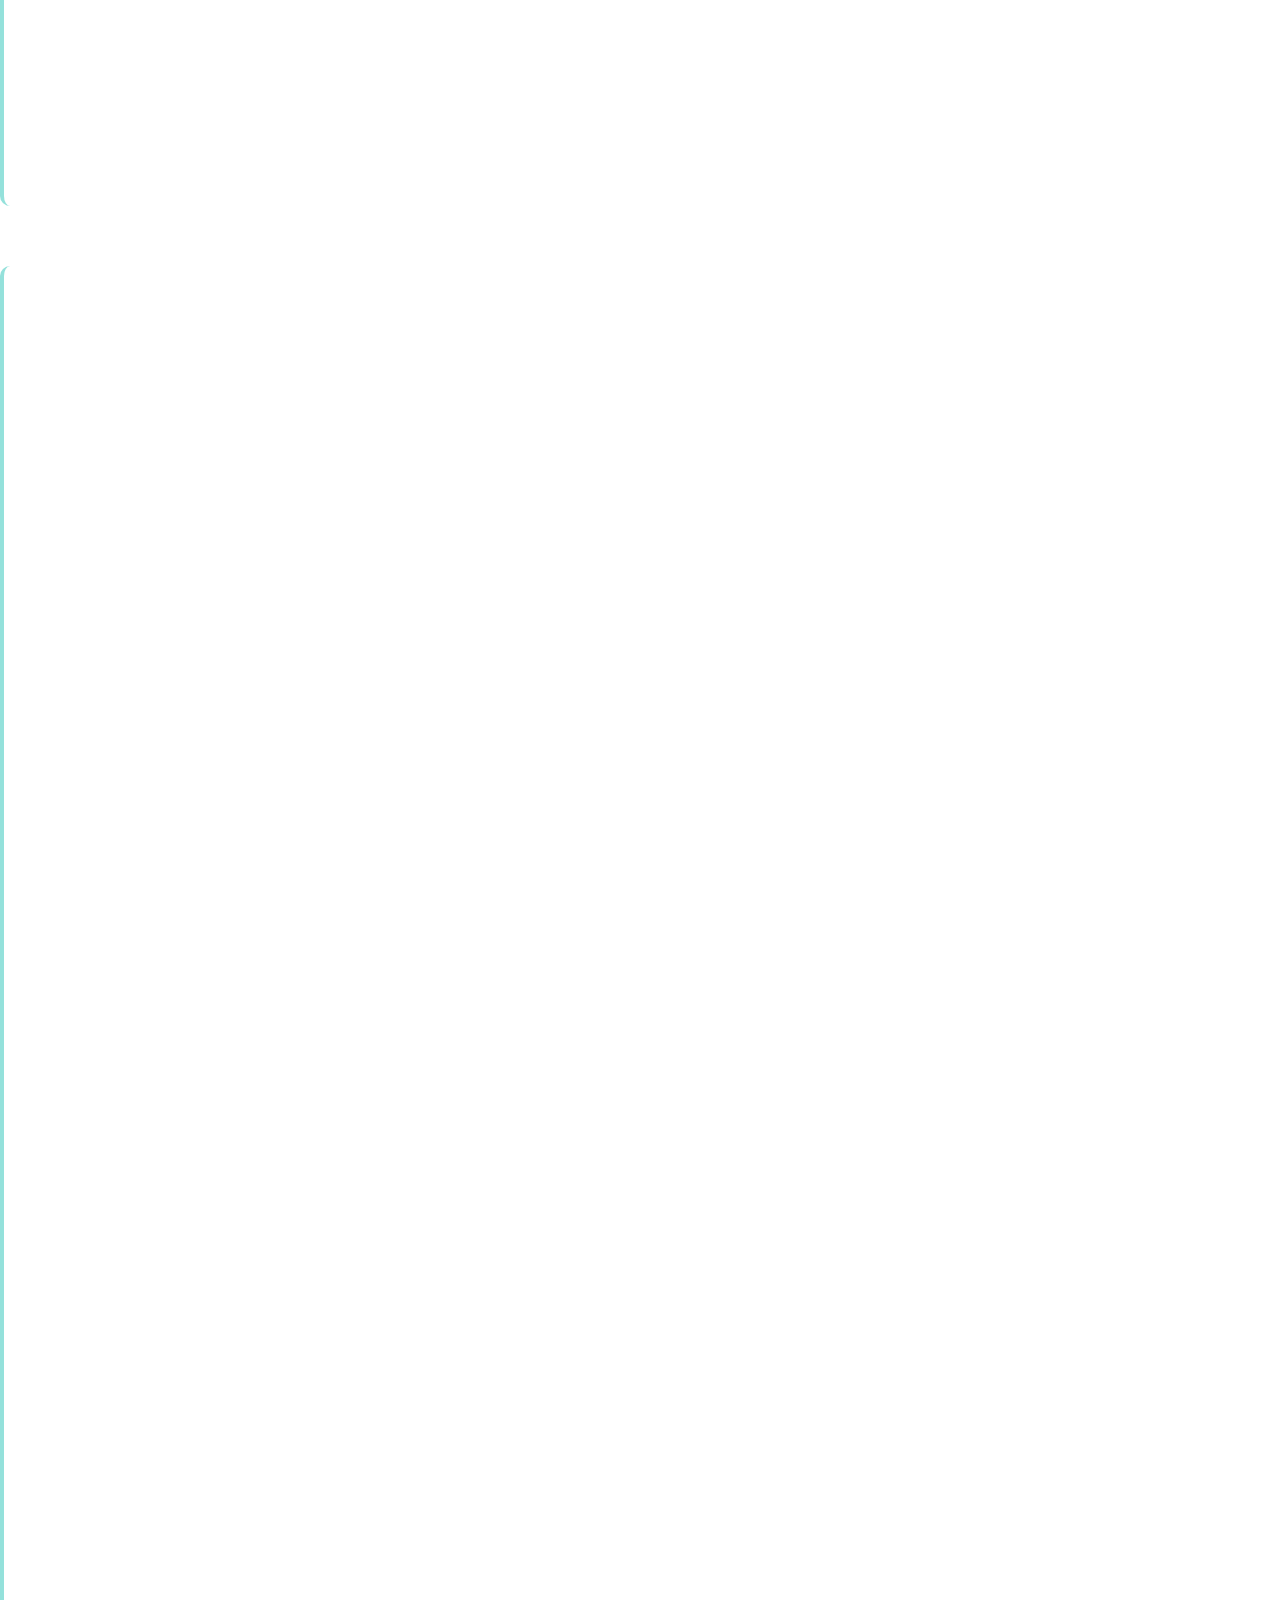
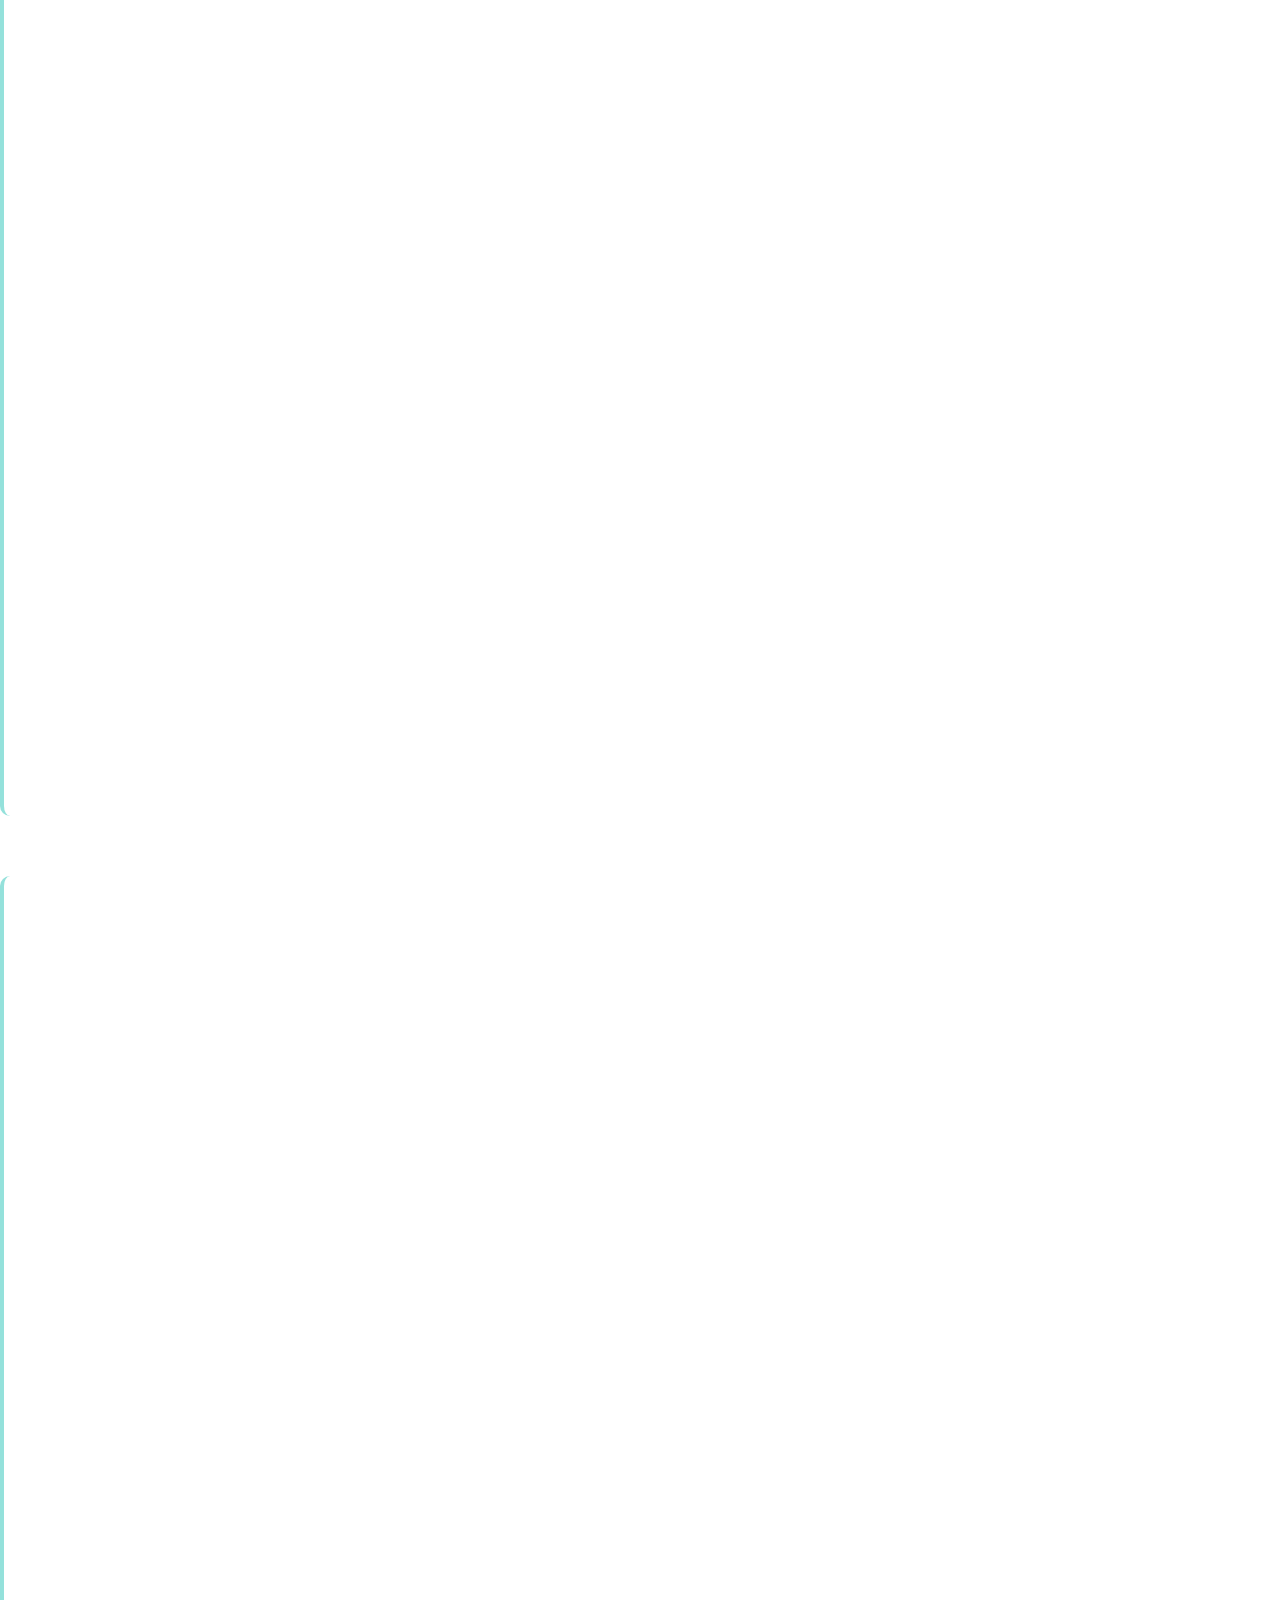
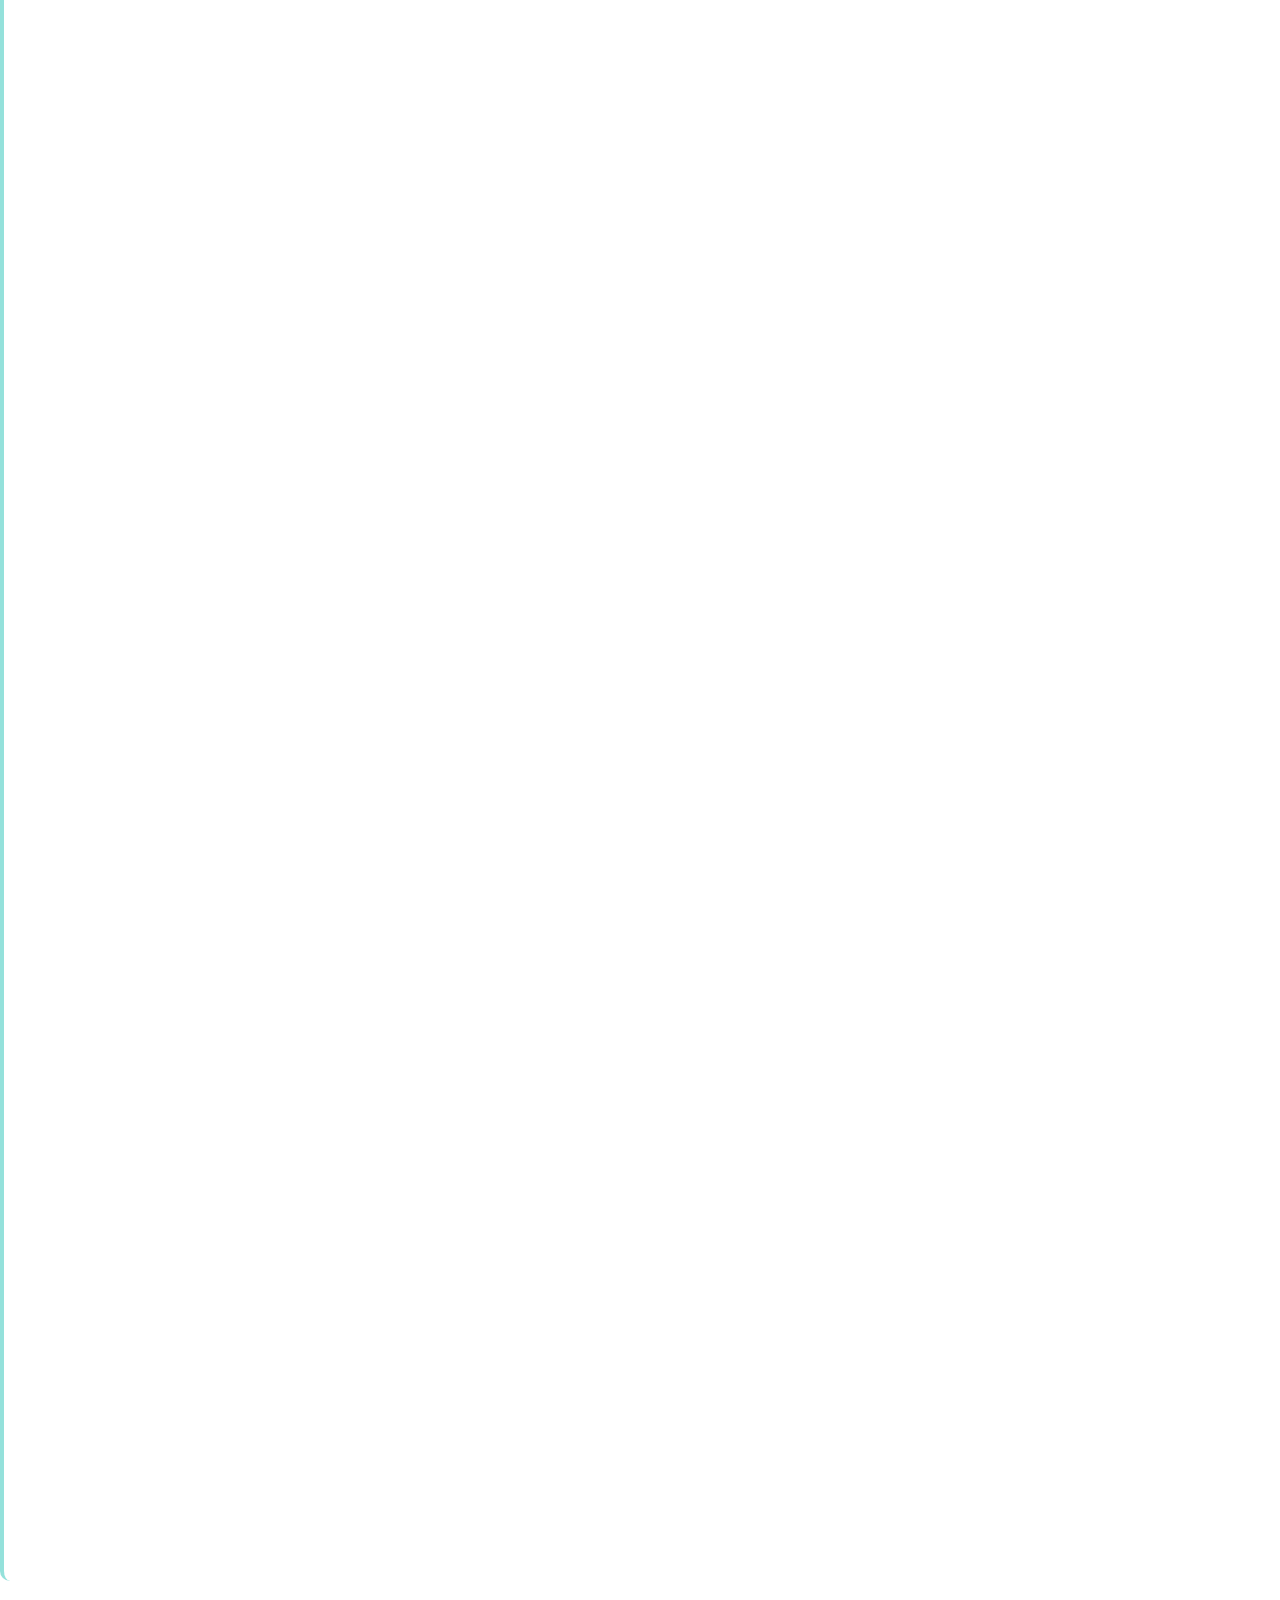
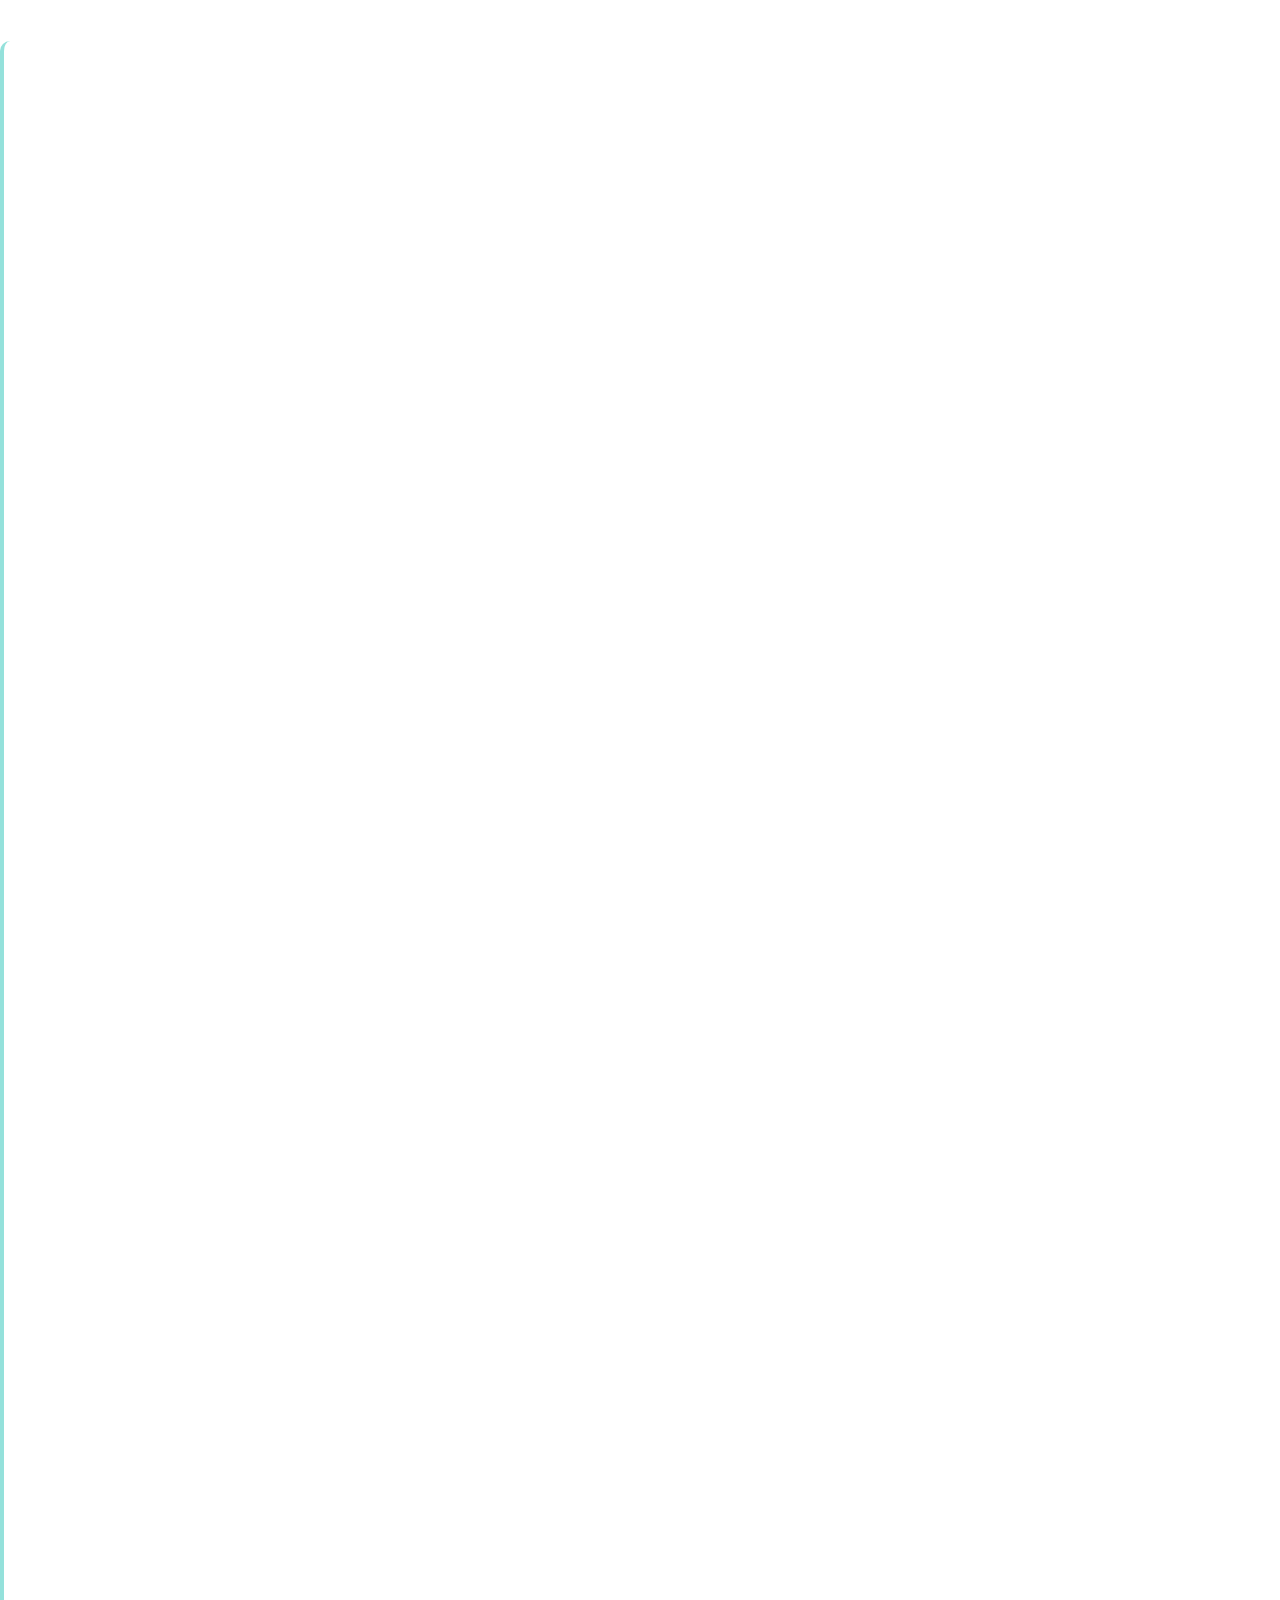
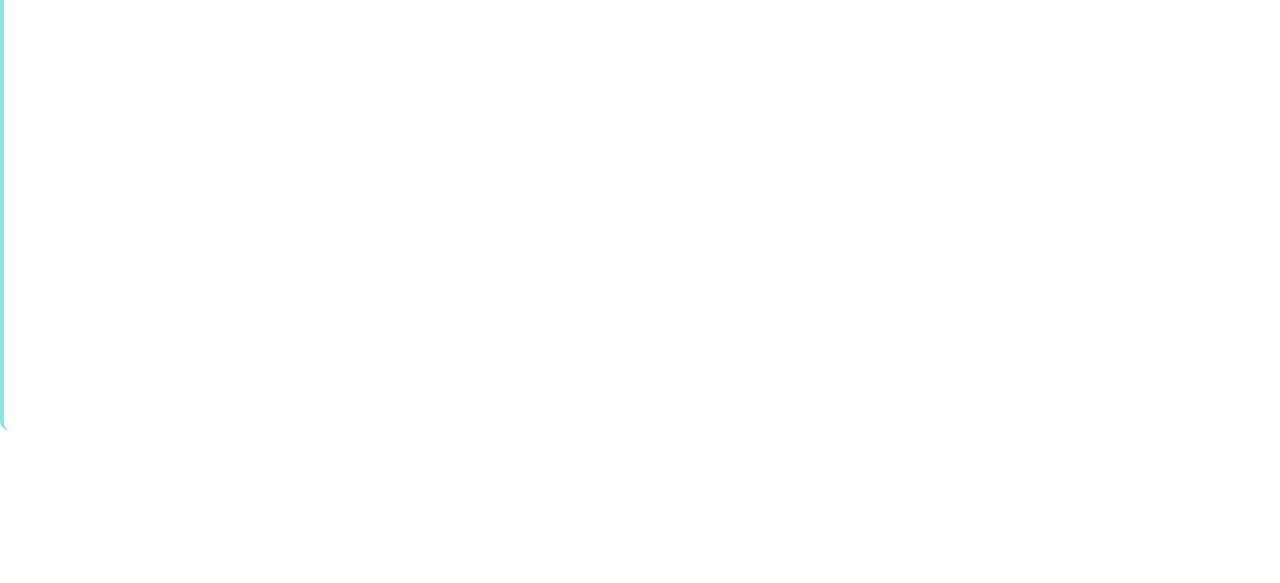
<file: templates/os.html>
<!DOCTYPE html>
<html>
<head>
    <meta charset="UTF-8">
    <meta name="viewport" content="width=device-width, initial-scale=1.0">
    <title>Operating System - Pune University BSc CS</title>
    <link rel="stylesheet" href="/static/style.css">
</head>
<body>
    <p><a class="read-link" href="/" aria-label="Back to Library">← Back to Library</a></p>
    <h1>🖥️ Operating System</h1>

    <section class="syllabus">
        <h2>Operating System Syllabus (Pune University)</h2>
        <ul>
            <li>Concurrency: processes, threads, synchronization</li>
            <li>Scheduling algorithms: FCFS, SJF, Round Robin, Priority</li>
            <li>Memory management: paging, segmentation, virtual memory</li>
            <li>File systems, I/O systems, device management</li>
            <li>Deadlock: detection, prevention, avoidance, recovery</li>
            <li>Modern OS concepts: virtualization, cloud, containers</li>
        </ul>
    </section>

    <section class="study-material">
        <h2>📚 Recommended Textbooks</h2>
        <div class="book-details">
            <h3>"Operating System Concepts" by Abraham Silberschatz, Peter B. Galvin, Greg Gagne</h3>
            <p><strong>Edition:</strong> 10th Edition</p>
            <p><strong>Chapters for syllabus:</strong> 1-3, 5-6, 8-10, 12-13, 15-16</p>
            <p><strong>Key features:</strong> Comprehensive coverage, excellent diagrams, practical examples</p>

            <h3>"Modern Operating Systems" by Andrew S. Tanenbaum, Herbert Bos</h3>
            <p><strong>Edition:</strong> 5th Edition</p>
            <p><strong>Best for:</strong> Real-world examples, Linux/Windows case studies</p>
            <p><strong>Strength:</strong> Clear explanations, modern OS concepts</p>

            <h3>"Operating Systems: Internals and Design Principles" by William Stallings</h3>
            <p><strong>Focus:</strong> Design principles, internal mechanisms</p>
            <p><strong>Level:</strong> Detailed technical depth</p>
        </div>

        <h2>🛠️ Practical Resources</h2>
        <ul>
            <li><strong>Linux Terminal:</strong> Practice commands and process management</li>
            <li><strong>Online Simulators:</strong> OS scheduling and memory management simulators</li>
            <li><strong>GDB Debugger:</strong> Debug C programs and understand process execution</li>
            <li><strong>OS Lab Manual:</strong> Pune University practical assignments</li>
            <li><strong>Virtual Machines:</strong> VMware/VirtualBox for OS experimentation</li>
        </ul>
    </section>

    <section class="core-topics">
        <h2>Key Practical Skills</h2>
        <ul>
            <li>Write code for and simulate scheduling algorithms</li>
            <li>Solve memory allocation problems (first-fit, best-fit, worst-fit)</li>
            <li>Implement producer-consumer, readers-writers problems</li>
            <li>Study Linux commands and process monitoring tools</li>
        </ul>
    </section>

    <section class="topic-explanations">
        <h2>📖 Detailed Chapter Breakdown</h2>

        <h3>Chapter 1-2: Introduction & Processes</h3>
        <div class="chapter-content">
            <h4>1.1 What is an Operating System?</h4>
            <p>An operating system (OS) is a software that acts as an intermediary between the user and the computer hardware. It provides a convenient environment for executing programs and manages computer resources.</p>

            <h4>1.2 Functions of Operating System</h4>
            <ul>
                <li><strong>Process Management:</strong> Creation, scheduling, termination of processes</li>
                <li><strong>Memory Management:</strong> Allocation and deallocation of memory</li>
                <li><strong>File Management:</strong> File creation, deletion, manipulation</li>
                <li><strong>I/O Management:</strong> Management of input/output devices</li>
                <li><strong>Security:</strong> Protection against unauthorized access</li>
                <li><strong>Networking:</strong> Communication between systems</li>
            </ul>

            <h4>1.3 Types of Operating Systems</h4>
            <ul>
                <li><strong>Batch OS:</strong> Jobs processed in batches without user interaction</li>
                <li><strong>Time-sharing OS:</strong> Multiple users share CPU time (Unix, Windows)</li>
                <li><strong>Real-time OS:</strong> Response within strict time constraints</li>
                <li><strong>Distributed OS:</strong> Multiple interconnected computers</li>
                <li><strong>Embedded OS:</strong> Designed for specific hardware (mobile, IoT)</li>
            </ul>

            <h4>1.4 Process Concept</h4>
            <p>A process is a program in execution. It is the unit of work in a system.</p>

            <h4>1.5 Process vs Program</h4>
            <ul>
                <li><strong>Program:</strong> Passive entity (code on disk)</li>
                <li><strong>Process:</strong> Active entity (program in execution)</li>
            </ul>

            <h4>1.6 Process States</h4>
            <ul>
                <li><strong>New:</strong> Process being created</li>
                <li><strong>Ready:</strong> Waiting to be assigned to CPU</li>
                <li><strong>Running:</strong> Instructions being executed</li>
                <li><strong>Waiting/Blocked:</strong> Waiting for some event (I/O completion)</li>
                <li><strong>Terminated:</strong> Process finished execution</li>
            </ul>

            <h4>1.7 Process Control Block (PCB)</h4>
            <p>PCB is a data structure that stores information about a process:</p>
            <ul>
                <li>Process ID</li>
                <li>Process state</li>
                <li>Program counter</li>
                <li>CPU registers</li>
                <li>Memory management information</li>
                <li>I/O status information</li>
                <li>Priority</li>
            </ul>

            <h4>1.8 Context Switching</h4>
            <p>Context switching is the process of saving the state of a running process and loading the state of another process. It involves:</p>
            <ul>
                <li>Saving CPU state (registers, PC)</li>
                <li>Updating PCB</li>
                <li>Loading new process state</li>
            </ul>
            <p><strong>Overhead:</strong> Time spent in context switching reduces CPU utilization.</p>

            <h4>1.9 Process Operations</h4>
            <ul>
                <li><strong>Process Creation:</strong> Parent process creates child process</li>
                <li><strong>Process Termination:</strong> Process ends execution</li>
                <li><strong>Process Suspension:</strong> Process moved to secondary storage</li>
                <li><strong>Process Resume:</strong> Suspended process brought back to memory</li>
            </ul>

            <h4>1.10 Threads</h4>
            <p>A thread is a lightweight process. Multiple threads can exist within one process, sharing code, data, and files but having their own stack and registers.</p>

            <h4>1.11 Types of Threads</h4>
            <ul>
                <li><strong>User Threads:</strong> Managed by user-level thread library</li>
                <li><strong>Kernel Threads:</strong> Managed by OS kernel</li>
            </ul>

            <h4>1.12 Multithreading Models</h4>
            <ul>
                <li><strong>Many-to-One:</strong> Multiple user threads to one kernel thread</li>
                <li><strong>One-to-One:</strong> Each user thread maps to kernel thread</li>
                <li><strong>Many-to-Many:</strong> Multiple user threads to multiple kernel threads</li>
            </ul>

            <h4>1.13 Benefits of Threads</h4>
            <ul>
                <li>Responsiveness</li>
                <li>Resource sharing</li>
                <li>Economy</li>
                <li>Scalability</li>
            </ul>

            <p><strong>Process Concepts:</strong> Process vs Program, Process states, PCB, Context switching</p>
            <p><strong>Process Operations:</strong> Create, terminate, suspend, resume</p>
            <p><strong>Threads:</strong> User threads, kernel threads, multithreading models</p>
            <h4>Practice Exercises:</h4>
            <ul>
                <li>Draw process state diagrams</li>
                <li>Calculate context switching overhead</li>
                <li>Implement thread creation in C</li>
            </ul>
        </div>

        <h3>Chapter 3-4: CPU Scheduling</h3>
        <div class="chapter-content">
            <h4>3.1 Introduction to CPU Scheduling</h4>
            <p>CPU scheduling is the process of selecting a process from the ready queue to execute on the CPU. The goal is to maximize CPU utilization and provide fair allocation of CPU time.</p>

            <h4>3.2 Scheduling Criteria</h4>
            <ul>
                <li><strong>CPU Utilization:</strong> Percentage of time CPU is busy</li>
                <li><strong>Throughput:</strong> Number of processes completed per unit time</li>
                <li><strong>Turnaround Time:</strong> Time from submission to completion</li>
                <li><strong>Waiting Time:</strong> Time spent in ready queue</li>
                <li><strong>Response Time:</strong> Time from submission to first response</li>
            </ul>

            <h4>3.3 Types of Schedulers</h4>
            <ul>
                <li><strong>Long-term Scheduler:</strong> Selects processes from job pool to load into memory</li>
                <li><strong>Short-term Scheduler:</strong> Selects process from ready queue to execute</li>
                <li><strong>Medium-term Scheduler:</strong> Handles process swapping</li>
            </ul>

            <h4>3.4 Scheduling Algorithms</h4>

            <h5>3.4.1 First-Come-First-Served (FCFS)</h5>
            <ul>
                <li>Non-preemptive algorithm</li>
                <li>Processes executed in arrival order</li>
                <li>Simple but may cause convoy effect</li>
                <li>Waiting time depends on arrival order</li>
            </ul>

            <h5>3.4.2 Shortest Job First (SJF)</h5>
            <ul>
                <li>Non-preemptive: Selects process with shortest burst time</li>
                <li>Preemptive version: Shortest Remaining Time First (SRTF)</li>
                <li>Optimal for minimizing average waiting time</li>
                <li>Requires knowledge of burst time</li>
            </ul>

            <h5>3.4.3 Round Robin (RR)</h5>
            <ul>
                <li>Preemptive algorithm with time quantum</li>
                <li>Each process gets CPU for fixed time slice</li>
                <li>If process doesn't complete, moved to end of queue</li>
                <li>Fair allocation, good response time</li>
                <li>Performance depends on time quantum size</li>
            </ul>

            <h5>3.4.4 Priority Scheduling</h5>
            <ul>
                <li>Each process has priority number</li>
                <li>Higher priority processes execute first</li>
                <li>Can be preemptive or non-preemptive</li>
                <li>May cause starvation of low-priority processes</li>
                <li>Solution: Aging (increase priority over time)</li>
            </ul>

            <h5>3.4.5 Multilevel Queue Scheduling</h5>
            <ul>
                <li>Ready queue divided into multiple queues</li>
                <li>Each queue has its own scheduling algorithm</li>
                <li>Processes assigned to queues based on properties</li>
                <li>Fixed priority between queues</li>
            </ul>

            <h5>3.4.6 Multilevel Feedback Queue</h5>
            <ul>
                <li>Allows process movement between queues</li>
                <li>Processes start in highest priority queue</li>
                <li>If time quantum expires, moved to lower priority queue</li>
                <li>I/O bound processes stay in high priority queues</li>
                <li>CPU bound processes move to lower priority queues</li>
            </ul>

            <h4>3.5 Real-time Scheduling</h4>
            <ul>
                <li><strong>Hard Real-time:</strong> Missing deadline is catastrophic</li>
                <li><strong>Soft Real-time:</strong> Missing deadline is undesirable but acceptable</li>
                <li><strong>Rate Monotonic Scheduling (RMS):</strong> Shorter period tasks get higher priority</li>
                <li><strong>Earliest Deadline First (EDF):</strong> Task with earliest deadline gets highest priority</li>
            </ul>

            <h4>3.6 Scheduling in Linux</h4>
            <p>Linux uses Completely Fair Scheduler (CFS) which:</p>
            <ul>
                <li>Maintains red-black tree of runnable processes</li>
                <li>Assigns virtual runtime to each process</li>
                <li>Selects process with smallest virtual runtime</li>
                <li>Provides fair share of CPU time</li>
            </ul>

            <p><strong>Algorithms:</strong> FCFS, SJF, SRTF, Round Robin, Priority, Multilevel Queue</p>
            <p><strong>Performance Metrics:</strong> CPU utilization, throughput, turnaround time, waiting time, response time</p>
            <h4>Practice Exercises:</h4>
            <ul>
                <li>Calculate average waiting time for different algorithms</li>
                <li>Compare scheduling algorithms with Gantt charts</li>
                <li>Solve numerical problems with arrival times</li>
            </ul>
        </div>

        <h3>Chapter 5-6: Process Synchronization</h3>
        <div class="chapter-content">
            <h4>5.1 Race Condition</h4>
            <p>A race condition occurs when multiple processes access and manipulate shared data concurrently, and the final outcome depends on the order of execution.</p>

            <h4>5.2 Critical Section Problem</h4>
            <p>The critical section is a segment of code where shared resources are accessed. The critical section problem is to design a protocol that processes can use to cooperate.</p>

            <h4>5.3 Requirements for Critical Section Solution</h4>
            <ul>
                <li><strong>Mutual Exclusion:</strong> Only one process can execute in critical section</li>
                <li><strong>Progress:</strong> If no process is in critical section, some waiting process should be allowed to enter</li>
                <li><strong>Bounded Waiting:</strong> There should be a limit on how long a process waits to enter critical section</li>
            </ul>

            <h4>5.4 Peterson's Solution</h4>
            <p>A software solution for two processes using shared variables:</p>
            <ul>
                <li>flag[i]: Indicates if process i wants to enter critical section</li>
                <li>turn: Indicates whose turn it is to enter</li>
            </ul>
            <p>Satisfies all three requirements for critical section problem.</p>

            <h4>5.5 Hardware Solutions</h4>
            <ul>
                <li><strong>Test-and-Set:</strong> Atomic instruction that tests and sets a lock variable</li>
                <li><strong>Compare-and-Swap:</strong> Atomic instruction that compares and swaps values</li>
                <li><strong>Disadvantages:</strong> Busy waiting, priority inversion possible</li>
            </ul>

            <h4>5.6 Semaphores</h4>
            <p>A semaphore is an integer variable used for signaling between processes. It can be:</p>
            <ul>
                <li><strong>Binary Semaphore:</strong> Values 0 or 1 (mutex)</li>
                <li><strong>Counting Semaphore:</strong> Can take any non-negative value</li>
            </ul>

            <h4>5.7 Semaphore Operations</h4>
            <ul>
                <li><strong>wait() (P operation):</strong> Decrement semaphore, block if negative</li>
                <li><strong>signal() (V operation):</strong> Increment semaphore, wake up waiting process</li>
            </ul>

            <h4>5.8 Monitors</h4>
            <p>A monitor is a high-level synchronization construct that encapsulates:</p>
            <ul>
                <li>Shared data</li>
                <li>Procedures to manipulate data</li>
                <li>Synchronization between procedures</li>
            </ul>
            <p>Only one process can execute inside monitor at a time.</p>

            <h4>5.9 Classic Synchronization Problems</h4>

            <h5>5.9.1 Producer-Consumer Problem</h5>
            <p>Producer produces items and puts in buffer, consumer consumes from buffer.</p>
            <ul>
                <li>Use bounded buffer</li>
                <li>Semaphores: empty, full, mutex</li>
                <li>empty = n, full = 0, mutex = 1</li>
            </ul>

            <h5>5.9.2 Readers-Writers Problem</h5>
            <p>Multiple readers can read simultaneously, but writer needs exclusive access.</p>
            <ul>
                <li><strong>First Readers-Writers:</strong> Readers have priority</li>
                <li><strong>Second Readers-Writers:</strong> Writers have priority</li>
                <li>Semaphores: readCount, wrt</li>
            </ul>

            <h5>5.9.3 Dining Philosophers Problem</h5>
            <p>Five philosophers sitting around table, each needs two chopsticks to eat.</p>
            <ul>
                <li>Can lead to deadlock</li>
                <li>Solutions: Resource hierarchy, arbitrator, limited philosophers</li>
            </ul>

            <h4>5.10 Deadlocks in Synchronization</h4>
            <p>Improper use of semaphores can lead to deadlocks. For example, acquiring semaphores in wrong order.</p>

            <p><strong>Critical Section Problem:</strong> Mutual exclusion, progress, bounded waiting</p>
            <p><strong>Solutions:</strong> Peterson's algorithm, hardware solutions, semaphores, monitors</p>
            <p><strong>Classic Problems:</strong> Producer-consumer, readers-writers, dining philosophers</p>
            <h4>Practice Exercises:</h4>
            <ul>
                <li>Implement semaphore solutions</li>
                <li>Solve synchronization problems</li>
                <li>Debug race conditions</li>
            </ul>
        </div>

        <h3>Chapter 7-8: Memory Management</h3>
        <div class="chapter-content">
            <h4>7.1 Memory Hierarchy</h4>
            <p>Memory is organized in a hierarchy based on speed, cost, and capacity:</p>
            <ul>
                <li><strong>Registers:</strong> Fastest, smallest, most expensive</li>
                <li><strong>Cache Memory:</strong> Faster than RAM, used to speed up access</li>
                <li><strong>Main Memory (RAM):</strong> Primary memory for program execution</li>
                <li><strong>Secondary Storage:</strong> Disk, SSD for long-term storage</li>
            </ul>

            <h4>7.2 Memory Management Requirements</h4>
            <ul>
                <li>Relocation: Programs should run anywhere in memory</li>
                <li>Protection: Processes should not access each other's memory</li>
                <li>Sharing: Allow controlled sharing of memory</li>
                <li>Logical Organization: Programs organized in modules</li>
                <li>Physical Organization: Memory organized for efficiency</li>
            </ul>

            <h4>7.3 Memory Partitioning</h4>
            <ul>
                <li><strong>Fixed Partitioning:</strong> Memory divided into fixed-size partitions</li>
                <ul>
                    <li>Equal-size partitions</li>
                    <li>Unequal-size partitions</li>
                    <li>Internal fragmentation</li>
                </ul>
                <li><strong>Dynamic Partitioning:</strong> Partitions created dynamically</li>
                <ul>
                    <li>First-fit, best-fit, worst-fit allocation</li>
                    <li>External fragmentation</li>
                    <li>Compaction to reduce fragmentation</li>
                </ul>
            </ul>

            <h4>7.4 Paging</h4>
            <p>Paging is a memory management scheme that eliminates external fragmentation by dividing physical memory into fixed-size blocks called frames and logical memory into same-size blocks called pages.</p>
            <ul>
                <li><strong>Page:</strong> Fixed-size block of logical memory</li>
                <li><strong>Frame:</strong> Fixed-size block of physical memory</li>
                <li><strong>Page Table:</strong> Maps logical pages to physical frames</li>
                <li><strong>Page Fault:</strong> When requested page is not in memory</li>
            </ul>

            <h4>7.5 Segmentation</h4>
            <p>Segmentation divides logical memory into variable-size segments, each representing a logical unit (code, data, stack).</p>
            <ul>
                <li><strong>Segment Table:</strong> Maps segments to physical memory</li>
                <li><strong>Advantages:</strong> Logical division, sharing, protection</li>
                <li><strong>Disadvantages:</strong> External fragmentation</li>
            </ul>

            <h4>7.6 Virtual Memory</h4>
            <p>Virtual memory allows execution of processes that may not be completely in memory. It provides:</p>
            <ul>
                <li>Larger address space than physical memory</li>
                <li>Protection and sharing</li>
                <li>Efficient memory utilization</li>
            </ul>

            <h4>7.7 Demand Paging</h4>
            <p>Pages are loaded into memory only when needed (on page fault).</p>
            <ul>
                <li><strong>Valid-Invalid Bit:</strong> Indicates if page is in memory</li>
                <li><strong>Page Fault Handling:</strong> Trap to OS, find frame, load page, update table</li>
            </ul>

            <h4>7.8 Page Replacement Algorithms</h4>
            <p>When no free frame is available, OS must select a victim page to replace.</p>

            <h5>7.8.1 FIFO (First-In-First-Out)</h5>
            <ul>
                <li>Replace oldest page</li>
                <li>Simple but may replace frequently used pages</li>
                <li>Belady's anomaly: More frames can cause more page faults</li>
            </ul>

            <h5>7.8.2 Optimal</h5>
            <ul>
                <li>Replace page that will not be used for longest time</li>
                <li>Lowest page fault rate</li>
                <li>Not implementable (requires future knowledge)</li>
            </ul>

            <h5>7.8.3 LRU (Least Recently Used)</h5>
            <ul>
                <li>Replace page that has not been used for longest time</li>
                <li>Good approximation of optimal</li>
                <li>Requires hardware support for timestamp</li>
            </ul>

            <h5>7.8.4 Clock Algorithm</h5>
            <ul>
                <li>Efficient approximation of LRU</li>
                <li>Uses reference bit with circular list</li>
                <li>Second chance algorithm</li>
            </ul>

            <h4>7.9 Thrashing</h4>
            <p>Thrashing occurs when a process spends more time paging than executing. Causes:</p>
            <ul>
                <li>Too many processes in memory</li>
                <li>Small page size</li>
                <li>Low degree of multiprogramming</li>
            </ul>
            <p><strong>Solution:</strong> Working set model, page fault frequency</p>

            <h4>7.10 Memory Protection</h4>
            <ul>
                <li><strong>Base Register:</strong> Starting address of process</li>
                <li><strong>Limit Register:</strong> Size of process</li>
                <li><strong>Address Binding:</strong> Compile time, load time, execution time</li>
            </ul>

            <p><strong>Memory Hierarchy:</strong> Registers, cache, main memory, secondary storage</p>
            <p><strong>Techniques:</strong> Partitioning, paging, segmentation, virtual memory</p>
            <p><strong>Page Replacement:</strong> FIFO, LRU, Optimal, Clock algorithm</p>
            <h4>Practice Exercises:</h4>
            <ul>
                <li>Calculate page fault rates</li>
                <li>Simulate page replacement algorithms</li>
                <li>Solve memory allocation problems</li>
            </ul>
        </div>

        <h3>Chapter 9-10: File Systems & I/O</h3>
        <div class="chapter-content">
            <h4>9.1 File Concepts</h4>
            <p>A file is a named collection of related information that is recorded on secondary storage. Files provide a logical view of storage.</p>

            <h4>9.2 File Attributes</h4>
            <ul>
                <li><strong>Name:</strong> Human-readable identifier</li>
                <li><strong>Type:</strong> Indicates file content (text, binary, etc.)</li>
                <li><strong>Location:</strong> Device and location on device</li>
                <li><strong>Size:</strong> Current file size</li>
                <li><strong>Protection:</strong> Access control information</li>
                <li><strong>Time:</strong> Creation, last access, last modification</li>
            </ul>

            <h4>9.3 File Operations</h4>
            <ul>
                <li><strong>Create:</strong> Create a new file</li>
                <li><strong>Open:</strong> Prepare file for access</li>
                <li><strong>Read:</strong> Read data from file</li>
                <li><strong>Write:</strong> Write data to file</li>
                <li><strong>Seek:</strong> Reposition file pointer</li>
                <li><strong>Close:</strong> Close file after access</li>
                <li><strong>Delete:</strong> Remove file from system</li>
            </ul>

            <h4>9.4 File Types</h4>
            <ul>
                <li><strong>Regular Files:</strong> Contain user data</li>
                <li><strong>Directory Files:</strong> Contain file information</li>
                <li><strong>Special Files:</strong> Represent I/O devices</li>
                <li><strong>Pipes:</strong> Inter-process communication</li>
                <li><strong>Symbolic Links:</strong> Pointers to other files</li>
            </ul>

            <h4>9.5 File Structure</h4>
            <ul>
                <li><strong>Unstructured:</strong> Sequence of bytes/words</li>
                <li><strong>Simple Record Structure:</strong> Fixed-length records</li>
                <li><strong>Complex Structures:</strong> Variable-length records, trees</li>
            </ul>

            <h4>9.6 Access Methods</h4>
            <ul>
                <li><strong>Sequential Access:</strong> Read/write in order</li>
                <li><strong>Direct Access:</strong> Read/write any block</li>
                <li><strong>Indexed Access:</strong> Use index for faster access</li>
            </ul>

            <h4>9.7 Directory Structure</h4>
            <p>Directories organize files and provide naming and access control.</p>

            <h5>9.7.1 Single-Level Directory</h5>
            <ul>
                <li>All files in one directory</li>
                <li>Simple but naming conflicts</li>
            </ul>

            <h5>9.7.2 Two-Level Directory</h5>
            <ul>
                <li>Master directory with user directories</li>
                <li>Separate directories per user</li>
            </ul>

            <h5>9.7.3 Tree-Structured Directory</h5>
            <ul>
                <li>Hierarchical structure</li>
                <li>Absolute and relative paths</li>
                <li>Current directory concept</li>
            </ul>

            <h5>9.7.4 Acyclic Graph Directory</h5>
            <ul>
                <li>Allows shared subdirectories</li>
                <li>Symbolic links or shared directories</li>
            </ul>

            <h4>9.8 File System Implementation</h4>

            <h5>9.8.1 File Allocation Methods</h5>
            <ul>
                <li><strong>Contiguous Allocation:</strong> Files stored in contiguous blocks</li>
                <ul>
                    <li>Fast sequential access</li>
                    <li>External fragmentation</li>
                    <li>Pre-allocation of space</li>
                </ul>
                <li><strong>Linked Allocation:</strong> Each block points to next</li>
                <ul>
                    <li>No external fragmentation</li>
                    <li>Slow random access</li>
                    <li>File allocation table (FAT)</li>
                </ul>
                <li><strong>Indexed Allocation:</strong> Index block contains pointers</li>
                <ul>
                    <li>Fast random access</li>
                    <li>Overhead of index blocks</li>
                    <li>Supports large files</li>
                </ul>
            </ul>

            <h4>9.9 Free Space Management</h4>
            <ul>
                <li><strong>Bit Vector:</strong> Bit for each block (1=free, 0=allocated)</li>
                <li><strong>Linked List:</strong> List of free blocks</li>
                <li><strong>Grouping:</strong> First free block contains addresses of others</li>
                <li><strong>Counting:</strong> Store count of consecutive free blocks</li>
            </ul>

            <h4>9.10 I/O Hardware</h4>
            <ul>
                <li><strong>Devices:</strong> Block devices (disks), character devices (keyboards)</li>
                <li><strong>Device Controllers:</strong> Interface between device and OS</li>
                <li><strong>Direct Memory Access (DMA):</strong> Transfer data without CPU intervention</li>
            </ul>

            <h4>9.11 I/O Techniques</h4>
            <ul>
                <li><strong>Programmed I/O:</strong> CPU waits for I/O completion</li>
                <li><strong>Interrupt-Driven I/O:</strong> Device interrupts CPU when done</li>
                <li><strong>DMA:</strong> Direct transfer between device and memory</li>
            </ul>

            <h4>9.12 I/O Buffering</h4>
            <ul>
                <li><strong>Single Buffer:</strong> One buffer for I/O</li>
                <li><strong>Double Buffer:</strong> Two buffers for overlapping I/O</li>
                <li><strong>Circular Buffer:</strong> Ring buffer for continuous data</li>
            </ul>

            <p><strong>File Concepts:</strong> File attributes, operations, types, structure</p>
            <p><strong>Directory Structure:</strong> Single-level, two-level, tree, acyclic graph</p>
            <p><strong>Allocation Methods:</strong> Contiguous, linked, indexed allocation</p>
            <h4>Practice Exercises:</h4>
            <ul>
                <li>Design file system structure</li>
                <li>Calculate disk access times</li>
                <li>Implement file operations</li>
            </ul>
        </div>

        <h3>Chapter 11-12: Deadlocks</h3>
        <div class="chapter-content">
            <h4>11.1 Introduction to Deadlocks</h4>
            <p>A deadlock is a situation where a set of processes are blocked because each process is holding a resource and waiting for another resource held by another process.</p>

            <h4>11.2 Deadlock Characteristics</h4>
            <ul>
                <li><strong>Mutual Exclusion:</strong> Resources cannot be shared</li>
                <li><strong>Hold and Wait:</strong> Process holding resource waits for another</li>
                <li><strong>No Preemption:</strong> Resources cannot be forcibly taken</li>
                <li><strong>Circular Wait:</strong> Circular chain of processes waiting for resources</li>
            </ul>

            <h4>11.3 Resource Allocation Graph</h4>
            <p>A directed graph representing processes and resources:</p>
            <ul>
                <li><strong>Process Node:</strong> Circle representing a process</li>
                <li><strong>Resource Node:</strong> Rectangle representing a resource</li>
                <li><strong>Request Edge:</strong> Process → Resource (process requesting resource)</li>
                <li><strong>Assignment Edge:</strong> Resource → Process (resource assigned to process)</li>
            </ul>

            <h4>11.4 Deadlock Prevention</h4>
            <p>Prevent deadlock by ensuring at least one condition cannot hold.</p>

            <h5>11.4.1 Attack Mutual Exclusion</h5>
            <ul>
                <li>Use spooling for printers</li>
                <li>Not practical for all resources</li>
            </ul>

            <h5>11.4.2 Attack Hold and Wait</h5>
            <ul>
                <li>Process must request all resources at once</li>
                <li>Process releases all resources before requesting new ones</li>
                <li>Low resource utilization</li>
            </ul>

            <h5>11.4.3 Attack No Preemption</h5>
            <ul>
                <li>Preempt resources from waiting processes</li>
                <li>Process releases resources and restarts</li>
                <li>Complex to implement</li>
            </ul>

            <h5>11.4.4 Attack Circular Wait</h5>
            <ul>
                <li>Impose ordering on resource types</li>
                <li>Process requests resources in increasing order</li>
                <li>Simple and effective</li>
            </ul>

            <h4>11.5 Deadlock Avoidance</h4>
            <p>Avoid deadlock by making decisions based on current resource allocation state.</p>

            <h4>11.6 Banker's Algorithm</h4>
            <p>A deadlock avoidance algorithm that:</p>
            <ul>
                <li>Maintains available, allocation, max, need matrices</li>
                <li>Grants request if system remains in safe state</li>
                <li>Safe state: Sequence exists where all processes finish</li>
                <li>Safe sequence: Order in which processes can complete</li>
            </ul>

            <h4>11.7 Deadlock Detection</h4>
            <p>Allow deadlocks to occur, then detect and recover.</p>

            <h5>11.7.1 Single Instance Resources</h5>
            <ul>
                <li>Use wait-for graph</li>
                <li>Cycle indicates deadlock</li>
            </ul>

            <h5>11.7.2 Multiple Instance Resources</h5>
            <ul>
                <li>Use banker's algorithm periodically</li>
                <li>Check for unsafe state</li>
            </ul>

            <h4>11.8 Deadlock Recovery</h4>
            <ul>
                <li><strong>Process Termination:</strong></li>
                <ul>
                    <li>Abort all deadlocked processes</li>
                    <li>Abort one process at a time until cycle broken</li>
                </ul>
                <li><strong>Resource Preemption:</strong></li>
                <ul>
                    <li>Select victim process</li>
                    <li>Preempt resources</li>
                    <li>Rollback process to safe state</li>
                </ul>
            </ul>

            <h4>11.9 Dining Philosophers Problem (Deadlock)</h4>
            <p>Five philosophers with chopsticks between them. Each needs two chopsticks to eat.</p>
            <ul>
                <li><strong>Deadlock Solution:</strong> Resource hierarchy, allow only 4 philosophers, asymmetric solution</li>
            </ul>

            <h4>11.10 Livelock</h4>
            <p>Processes are not blocked but cannot make progress. Example: Two processes changing direction in corridor.</p>

            <h4>11.11 Starvation</h4>
            <p>A process waits indefinitely for a resource. Solution: Aging, priority queues.</p>

            <p><strong>Conditions:</strong> Mutual exclusion, hold and wait, no preemption, circular wait</p>
            <p><strong>Handling:</strong> Prevention, avoidance (Banker's algorithm), detection, recovery</p>
            <h4>Practice Exercises:</h4>
            <ul>
                <li>Detect deadlocks in resource allocation graphs</li>
                <li>Apply Banker's algorithm</li>
                <li>Solve deadlock prevention problems</li>
            </ul>
        </div>
    </section>

    <footer class="site-footer">
        <p>Operating System reference for BSc CS 2nd year - Pune University.</p>
    </footer>
</body>
</html>
</file>
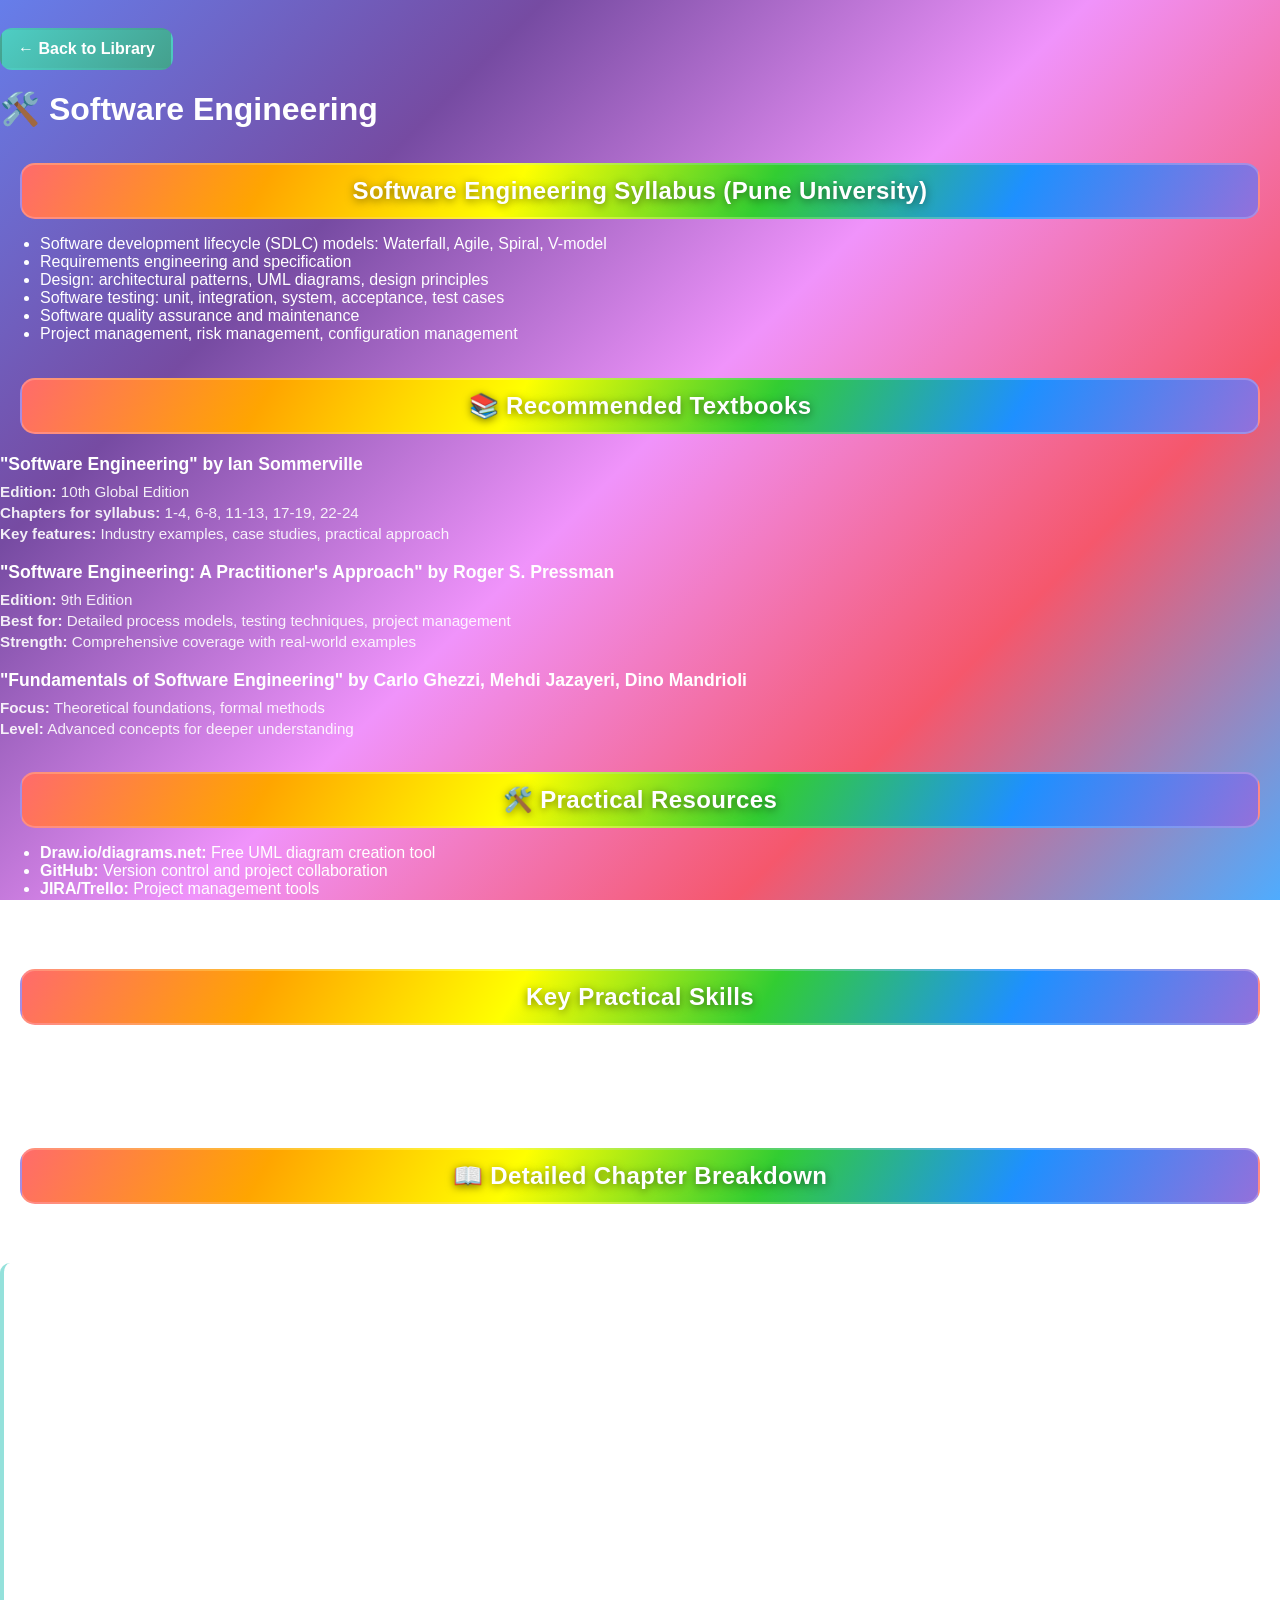
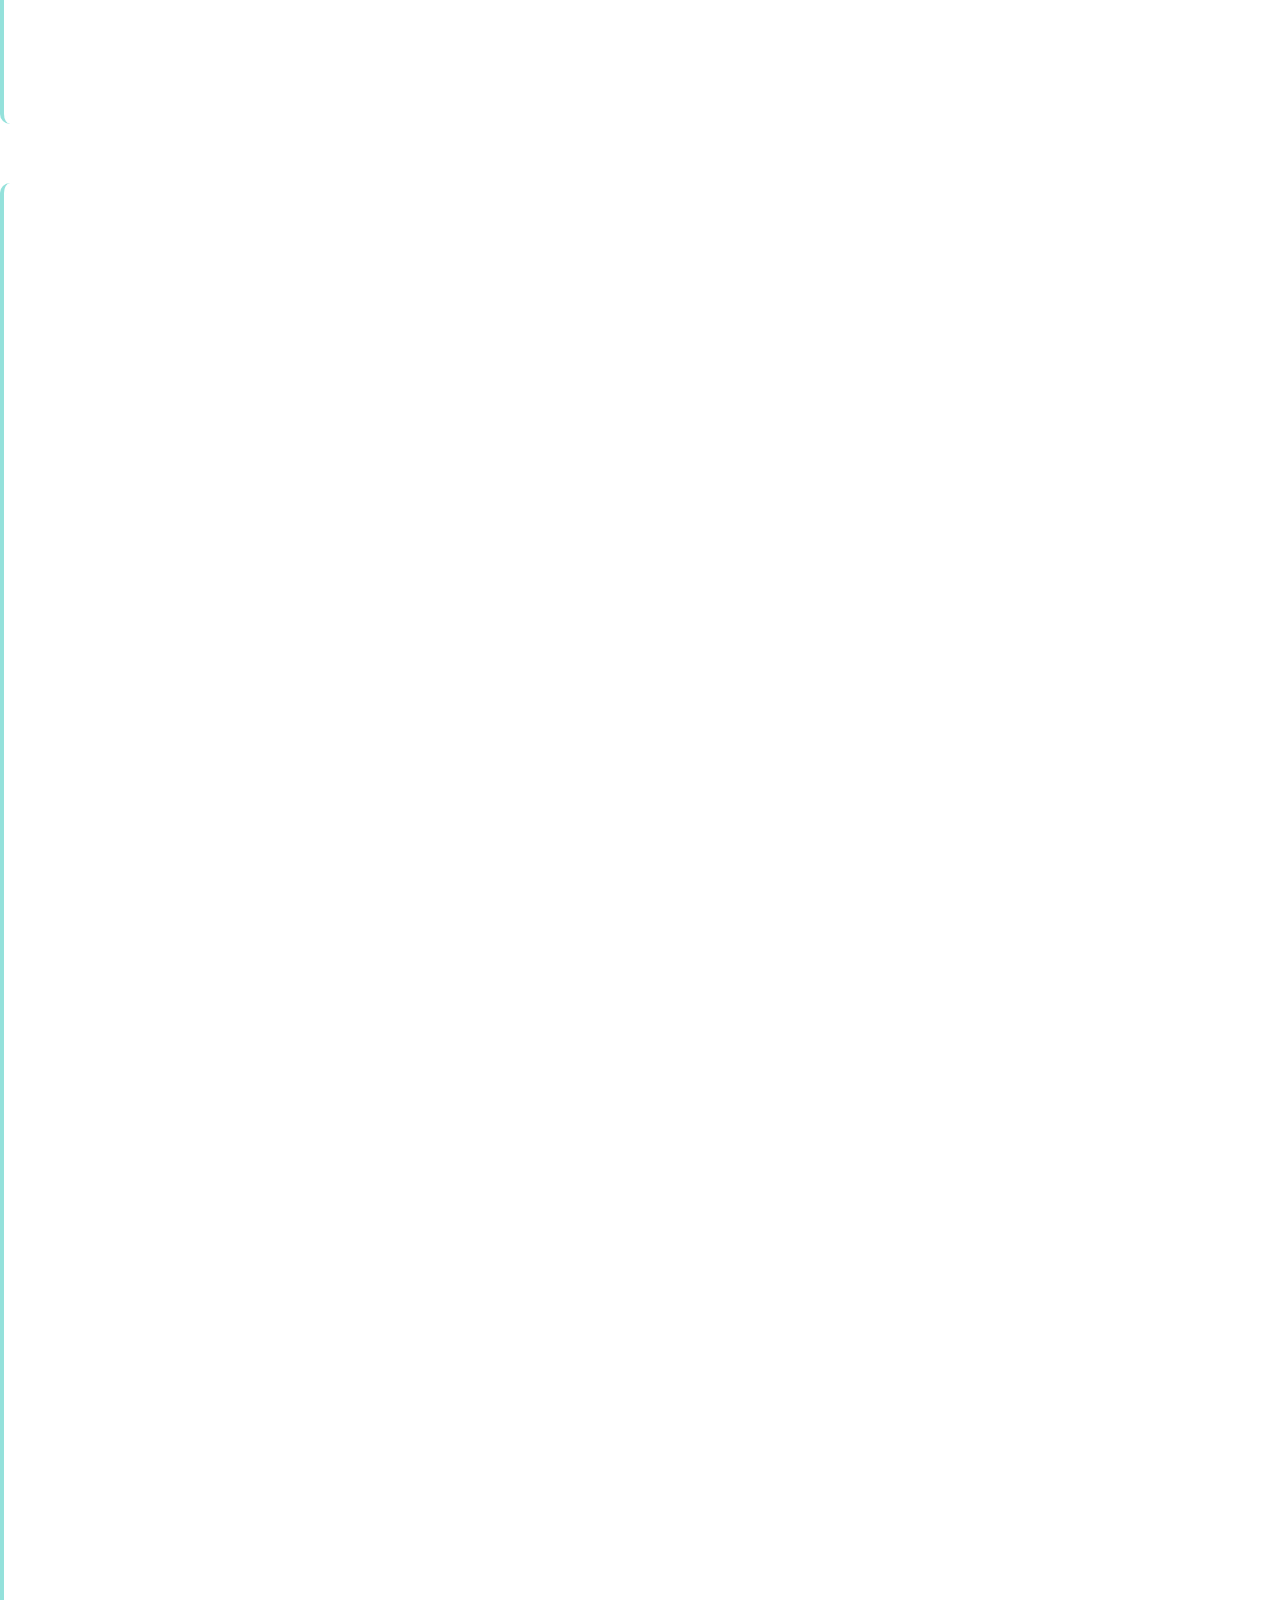
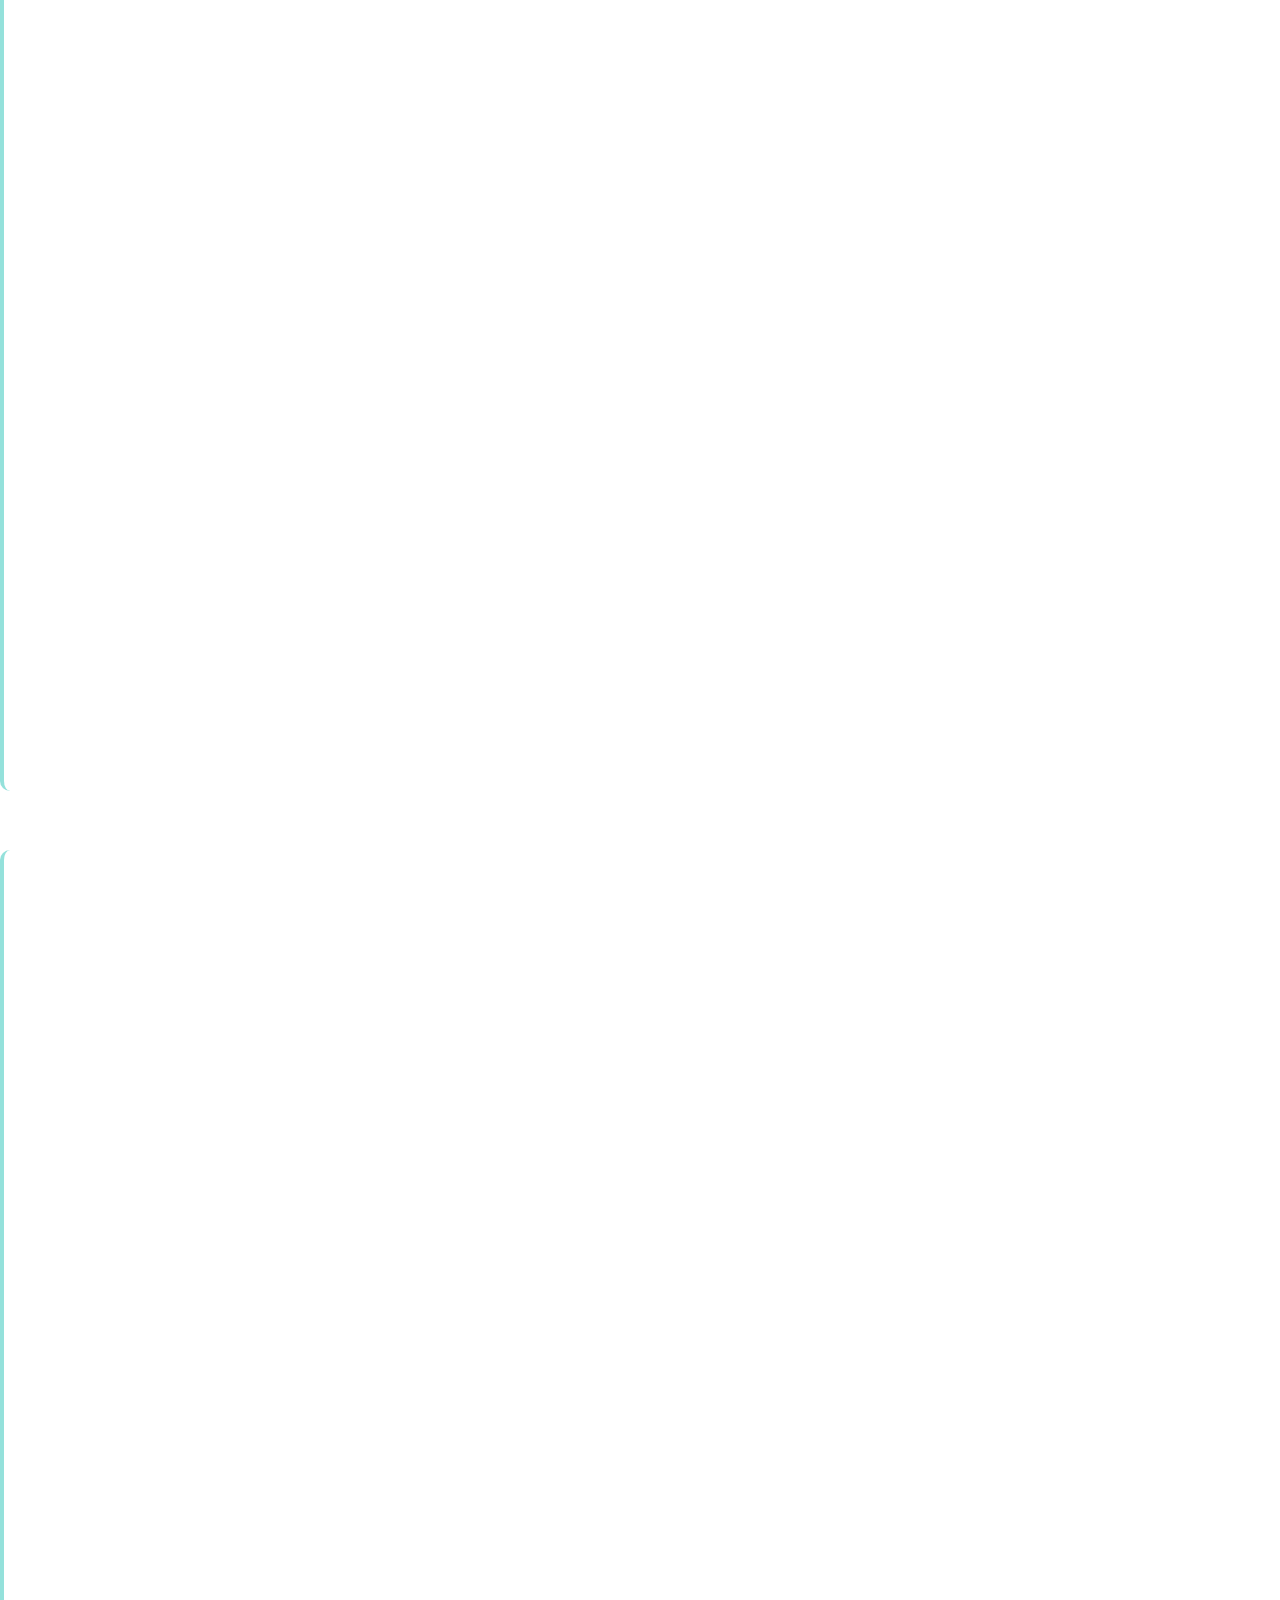
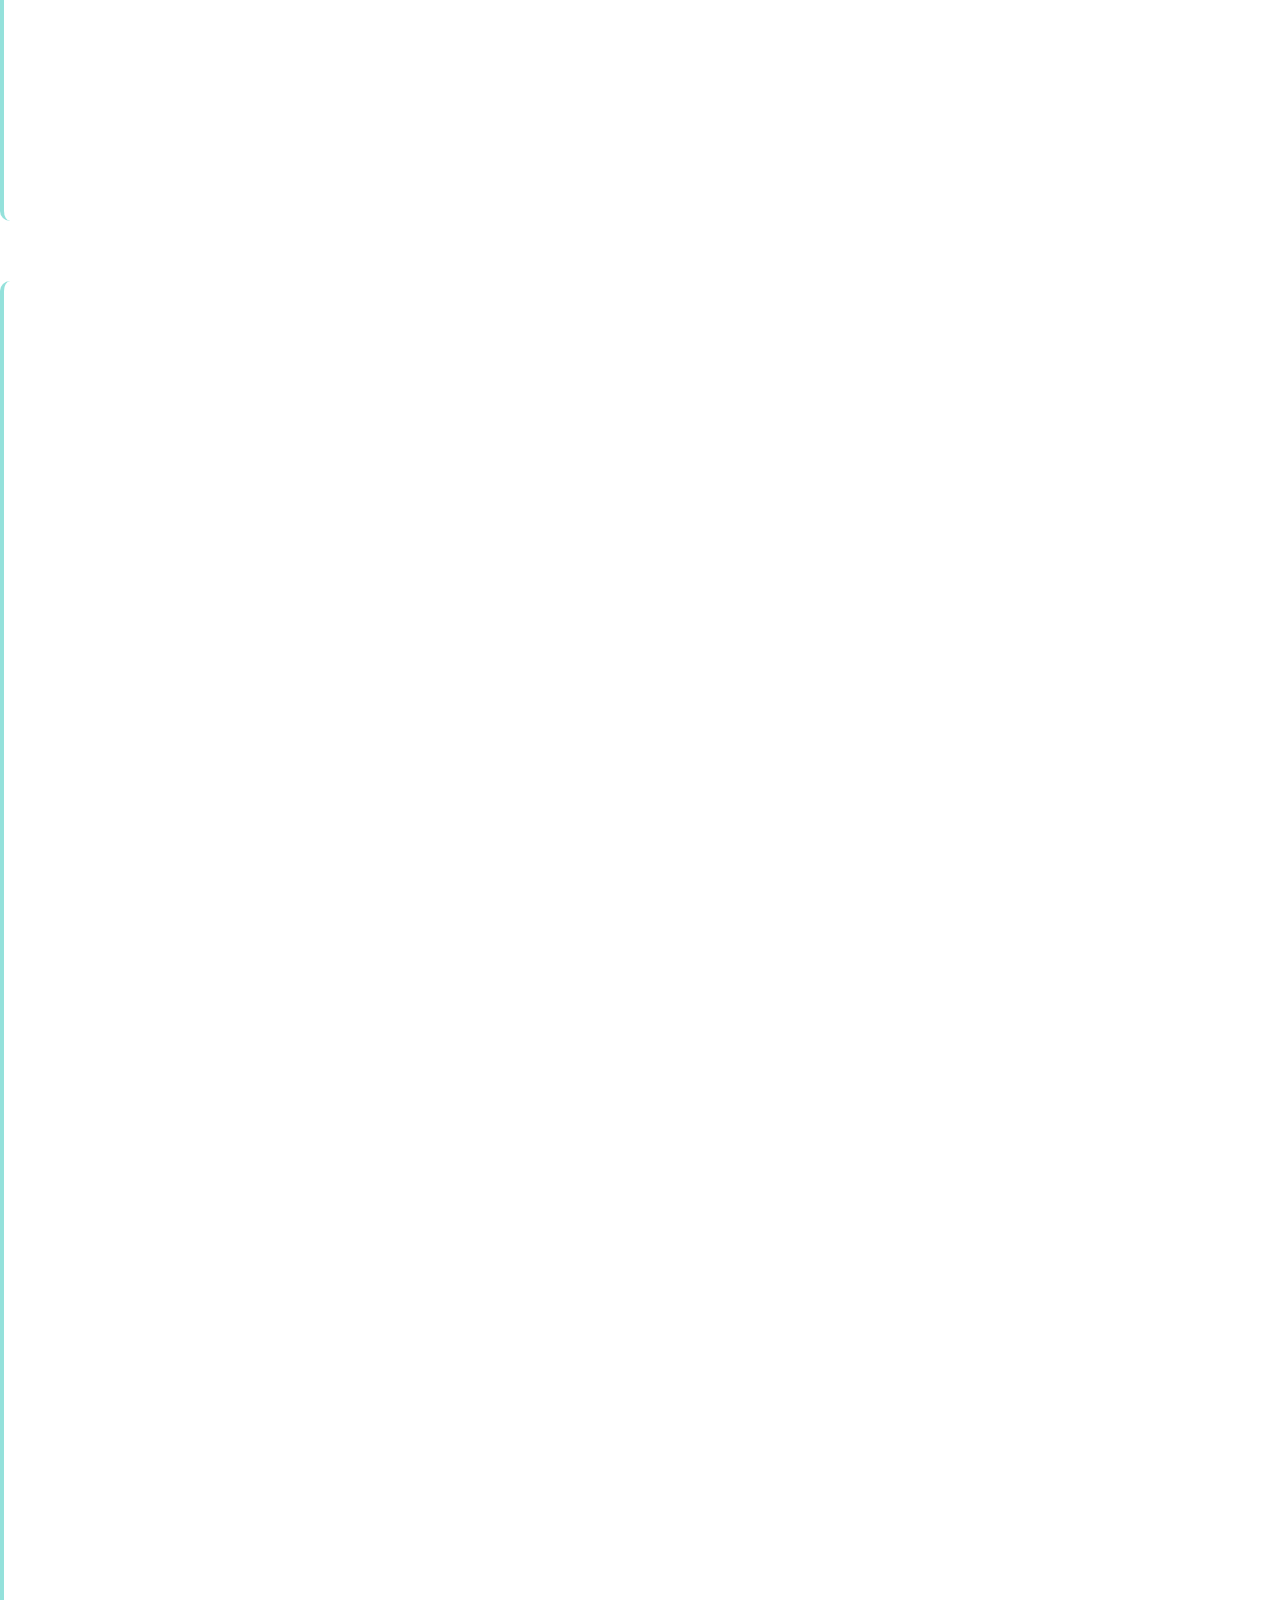
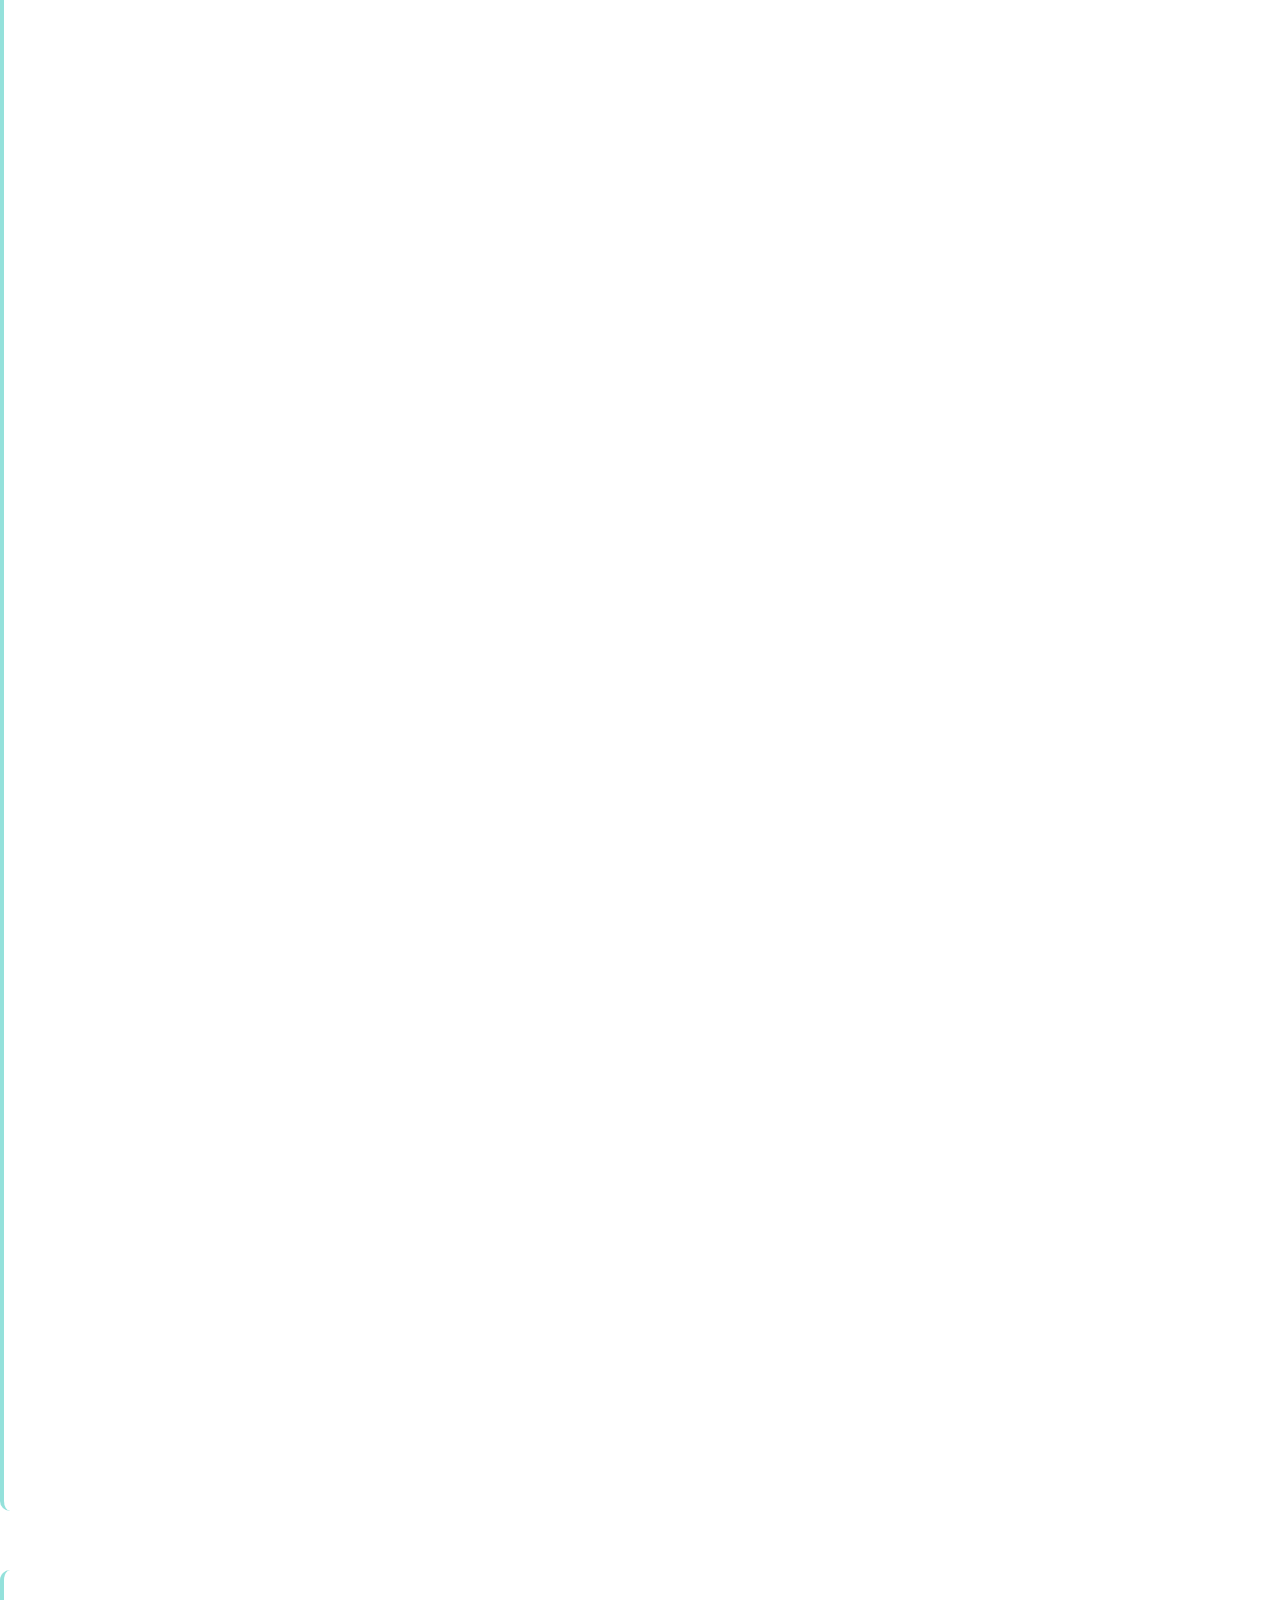
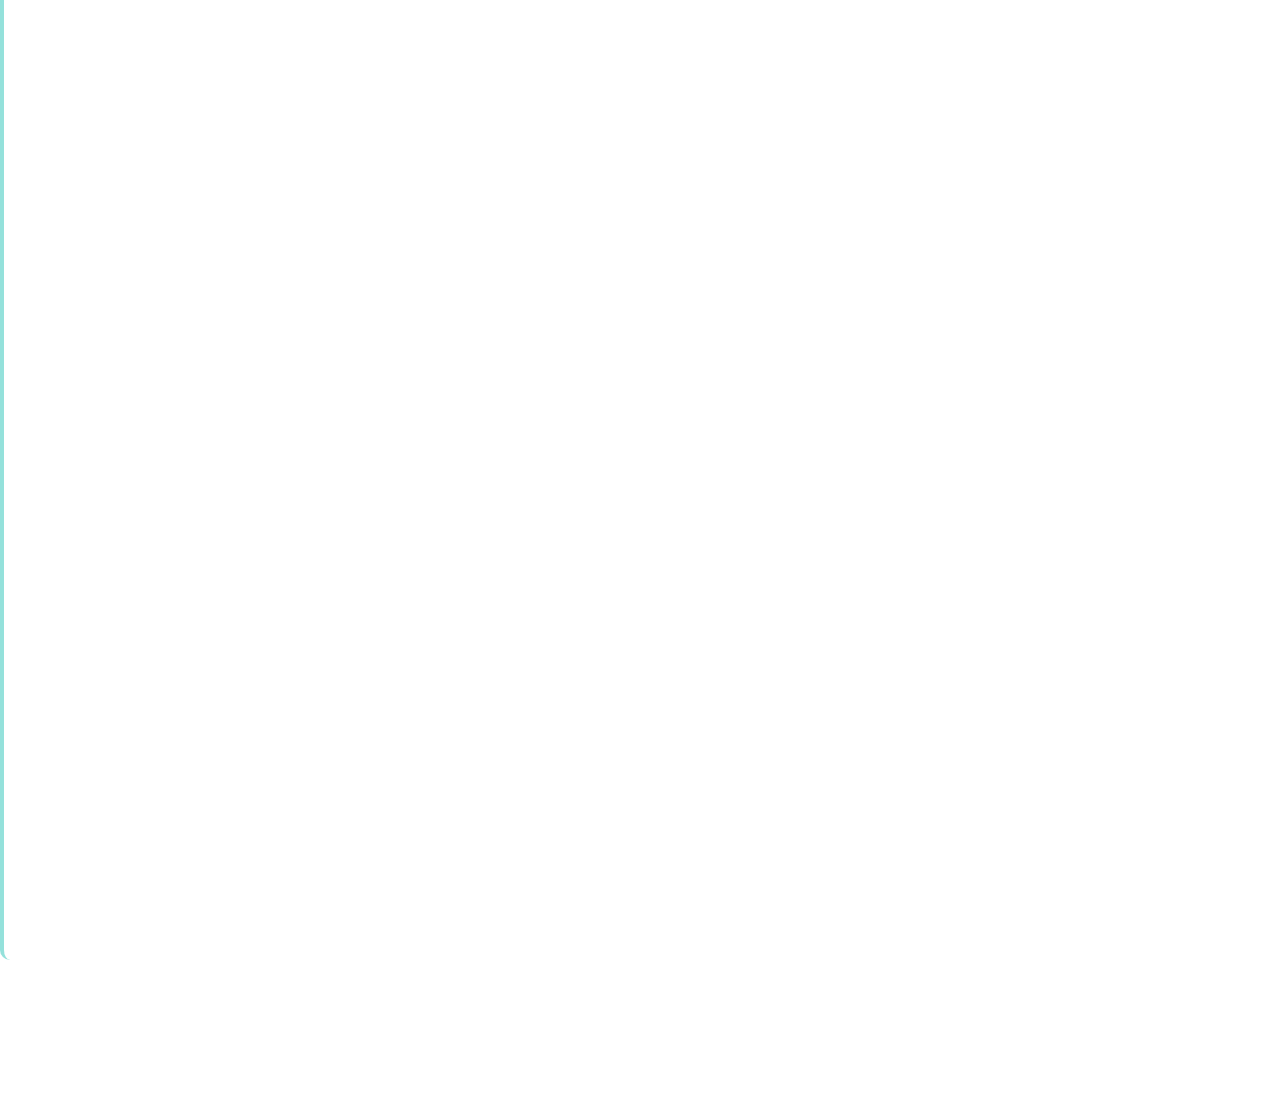
<file: templates/se.html>
<!DOCTYPE html>
<html>
<head>
    <meta charset="UTF-8">
    <meta name="viewport" content="width=device-width, initial-scale=1.0">
    <title>Software Engineering - Pune University BSc CS</title>
    <link rel="stylesheet" href="/static/style.css">
</head>
<body>
    <p><a class="read-link" href="/" aria-label="Back to Library">← Back to Library</a></p>
    <h1>🛠️ Software Engineering</h1>

    <section class="syllabus">
        <h2>Software Engineering Syllabus (Pune University)</h2>
        <ul>
            <li>Software development lifecycle (SDLC) models: Waterfall, Agile, Spiral, V-model</li>
            <li>Requirements engineering and specification</li>
            <li>Design: architectural patterns, UML diagrams, design principles</li>
            <li>Software testing: unit, integration, system, acceptance, test cases</li>
            <li>Software quality assurance and maintenance</li>
            <li>Project management, risk management, configuration management</li>
        </ul>
    </section>

    <section class="study-material">
        <h2>📚 Recommended Textbooks</h2>
        <div class="book-details">
            <h3>"Software Engineering" by Ian Sommerville</h3>
            <p><strong>Edition:</strong> 10th Global Edition</p>
            <p><strong>Chapters for syllabus:</strong> 1-4, 6-8, 11-13, 17-19, 22-24</p>
            <p><strong>Key features:</strong> Industry examples, case studies, practical approach</p>

            <h3>"Software Engineering: A Practitioner's Approach" by Roger S. Pressman</h3>
            <p><strong>Edition:</strong> 9th Edition</p>
            <p><strong>Best for:</strong> Detailed process models, testing techniques, project management</p>
            <p><strong>Strength:</strong> Comprehensive coverage with real-world examples</p>

            <h3>"Fundamentals of Software Engineering" by Carlo Ghezzi, Mehdi Jazayeri, Dino Mandrioli</h3>
            <p><strong>Focus:</strong> Theoretical foundations, formal methods</p>
            <p><strong>Level:</strong> Advanced concepts for deeper understanding</p>
        </div>

        <h2>🛠️ Practical Resources</h2>
        <ul>
            <li><strong>Draw.io/diagrams.net:</strong> Free UML diagram creation tool</li>
            <li><strong>GitHub:</strong> Version control and project collaboration</li>
            <li><strong>JIRA/Trello:</strong> Project management tools</li>
            <li><strong>Postman:</strong> API testing and documentation</li>
            <li><strong>Selenium:</strong> Automated testing framework</li>
        </ul>
    </section>

    <section class="core-topics">
        <h2>Key Practical Skills</h2>
        <ul>
            <li>Make SRS (Software Requirement Specification) documents</li>
            <li>Create use-case diagrams, class diagrams, sequence diagrams</li>
            <li>Implement project diagrams in team assignments</li>
            <li>Write structured test cases and traceability matrix</li>
        </ul>
    </section>

    <section class="topic-explanations">
        <h2>📖 Detailed Chapter Breakdown</h2>

        <h3>Chapter 1-2: Introduction & Software Process</h3>
        <div class="chapter-content">
            <h4>1.1 What is Software Engineering?</h4>
            <p>Software engineering is the application of engineering principles to software development. It involves systematic, disciplined, quantifiable approach to development, operation, and maintenance of software.</p>

            <h4>1.2 Software Characteristics</h4>
            <ul>
                <li><strong>Complexity:</strong> Software is more complex than hardware</li>
                <li><strong>Conformity:</strong> Must conform to many external constraints</li>
                <li><strong>Changeability:</strong> Software is easy to change</li>
                <li><strong>Invisibility:</strong> Software is not visible like hardware</li>
            </ul>

            <h4>1.3 Software Crisis</h4>
            <p>The software crisis refers to the difficulties in writing correct, understandable, and verifiable computer programs. Problems:</p>
            <ul>
                <li>Projects running over budget</li>
                <li>Projects running over time</li>
                <li>Software was unreliable</li>
                <li>Software was difficult to maintain</li>
                <li>Software did not meet requirements</li>
            </ul>

            <h4>1.4 Software Process</h4>
            <p>A software process is a set of activities required to develop a software system. It provides framework for managing activities.</p>

            <h4>1.5 Software Development Life Cycle (SDLC)</h4>
            <p>SDLC is a process followed for software development. Common phases:</p>
            <ol>
                <li><strong>Planning:</strong> Define scope, resources, timeline</li>
                <li><strong>Requirements Analysis:</strong> Gather and analyze requirements</li>
                <li><strong>Design:</strong> Create system and software design</li>
                <li><strong>Implementation:</strong> Write the code</li>
                <li><strong>Testing:</strong> Test the software</li>
                <li><strong>Deployment:</strong> Release to production</li>
                <li><strong>Maintenance:</strong> Fix bugs, add features</li>
            </ol>

            <h4>1.6 SDLC Models</h4>

            <h5>1.6.1 Waterfall Model</h5>
            <ul>
                <li>Linear sequential model</li>
                <li>Each phase completed before next begins</li>
                <li>Advantages: Simple, easy to understand, phases well documented</li>
                <li>Disadvantages: No working software until late, difficult to accommodate changes</li>
            </ul>

            <h5>1.6.2 Incremental Model</h5>
            <ul>
                <li>Software developed in increments</li>
                <li>Each increment delivers working software</li>
                <li>Advantages: Early delivery, less risk, easier to test and debug</li>
                <li>Disadvantages: Requires good planning, total cost may be higher</li>
            </ul>

            <h5>1.6.3 Spiral Model</h5>
            <ul>
                <li>Combines waterfall and prototyping</li>
                <li>Emphasizes risk analysis</li>
                <li>Four phases: Determine objectives, Risk analysis, Development, Planning</li>
                <li>Advantages: Risk handling, suitable for large projects</li>
                <li>Disadvantages: Complex, requires risk assessment expertise</li>
            </ul>

            <h5>1.6.4 Agile Model</h5>
            <ul>
                <li>Iterative and incremental approach</li>
                <li>Emphasizes customer collaboration, working software</li>
                <li>Popular methodologies: Scrum, XP, Kanban</li>
                <li>Advantages: Flexible, faster delivery, customer satisfaction</li>
                <li>Disadvantages: Less predictability, requires experienced team</li>
            </ul>

            <h5>1.6.5 V-Model</h5>
            <ul>
                <li>Extension of waterfall model</li>
                <li>Testing activities planned in parallel with development</li>
                <li>Each development phase has corresponding test phase</li>
                <li>Advantages: Verification and validation, early defect detection</li>
            </ul>

            <h5>1.6.6 Prototyping Model</h5>
            <ul>
                <li>Build prototype to understand requirements</li>
                <li>Throw-away prototype vs Evolutionary prototype</li>
                <li>Advantages: Better understanding of requirements, user involvement</li>
                <li>Disadvantages: User may think prototype is final product</li>
            </ul>

            <h4>1.7 Process Activities</h4>
            <ul>
                <li><strong>Software Specification:</strong> Define what the system should do</li>
                <li><strong>Software Design:</strong> Define how the system will do it</li>
                <li><strong>Software Development:</strong> Implement the design</li>
                <li><strong>Software Validation:</strong> Check if system meets requirements</li>
                <li><strong>Software Evolution:</strong> Change system after delivery</li>
            </ul>

            <h4>1.8 Process Models vs Methodologies</h4>
            <ul>
                <li><strong>Process Model:</strong> Framework for development activities</li>
                <li><strong>Methodology:</strong> Set of techniques for performing activities</li>
            </ul>

            <p><strong>SDLC Models:</strong> Waterfall, Incremental, Spiral, Agile, RAD, Prototyping</p>
            <p><strong>Process Activities:</strong> Requirements, Design, Implementation, Testing, Deployment, Maintenance</p>
            <h4>Practice Exercises:</h4>
            <ul>
                <li>Compare SDLC models with advantages/disadvantages</li>
                <li>Create process flow diagram for a project</li>
                <li>Choose appropriate model for different scenarios</li>
            </ul>
        </div>

        <h3>Chapter 3-4: Requirements Engineering</h3>
        <div class="chapter-content">
            <h4>3.1 Introduction to Requirements Engineering</h4>
            <p>Requirements engineering is the process of discovering, documenting, and maintaining a set of requirements for a computer-based system. It bridges the gap between system-level requirements and software design.</p>

            <h4>3.2 Types of Requirements</h4>

            <h5>3.2.1 Functional Requirements</h5>
            <p>Describe what the system should do. They specify the functionality that the system must provide.</p>
            <ul>
                <li>System shall allow users to log in</li>
                <li>System shall generate monthly reports</li>
                <li>System shall validate user input</li>
            </ul>

            <h5>3.2.2 Non-Functional Requirements</h5>
            <p>Describe how the system should behave. They specify quality attributes of the system.</p>
            <ul>
                <li><strong>Performance:</strong> Response time, throughput, availability</li>
                <li><strong>Reliability:</strong> Mean time between failures, recoverability</li>
                <li><strong>Security:</strong> Authentication, authorization, data protection</li>
                <li><strong>Usability:</strong> Ease of use, user interface design</li>
                <li><strong>Portability:</strong> Platform independence</li>
                <li><strong>Maintainability:</strong> Ease of modification</li>
            </ul>

            <h5>3.2.3 Domain Requirements</h5>
            <p>Requirements that come from the application domain of the system.</p>
            <ul>
                <li>Business rules</li>
                <li>Regulatory requirements</li>
                <li>Industry standards</li>
            </ul>

            <h4>3.3 Requirements Engineering Process</h4>
            <ol>
                <li><strong>Requirements Elicitation:</strong> Gather requirements from stakeholders</li>
                <li><strong>Requirements Analysis:</strong> Analyze and refine requirements</li>
                <li><strong>Requirements Specification:</strong> Document requirements</li>
                <li><strong>Requirements Validation:</strong> Check requirements for correctness</li>
                <li><strong>Requirements Management:</strong> Handle changes to requirements</li>
            </ol>

            <h4>3.4 Requirements Elicitation Techniques</h4>
            <ul>
                <li><strong>Interviews:</strong> One-on-one discussions with stakeholders</li>
                <li><strong>Questionnaires:</strong> Written questions for large groups</li>
                <li><strong>Observation:</strong> Watch users perform tasks</li>
                <li><strong>Document Analysis:</strong> Study existing documents</li>
                <li><strong>Prototyping:</strong> Build mock-ups to clarify requirements</li>
                <li><strong>Use Cases:</strong> Describe interactions between users and system</li>
                <li><strong>Brainstorming:</strong> Group discussion to generate ideas</li>
            </ul>

            <h4>3.5 Requirements Analysis</h4>
            <ul>
                <li><strong>Conflict Resolution:</strong> Resolve conflicting requirements</li>
                <li><strong>Prioritization:</strong> Rank requirements by importance</li>
                <li><strong>Feasibility Analysis:</strong> Check technical and economic feasibility</li>
                <li><strong>Requirements Modeling:</strong> Create models to understand requirements</li>
            </ul>

            <h4>3.6 Requirements Specification</h4>
            <p>Requirements specification is the process of writing down the requirements in a clear, unambiguous manner.</p>

            <h4>3.7 Software Requirements Specification (SRS)</h4>
            <p>SRS is a document that describes what the software will do and how it will perform. IEEE 830 standard defines SRS structure:</p>
            <ul>
                <li>Introduction</li>
                <li>Overall description</li>
                <li>Specific requirements</li>
                <li>Appendices</li>
            </ul>

            <h4>3.8 Use Cases</h4>
            <p>Use cases describe how users interact with the system to achieve goals.</p>
            <ul>
                <li><strong>Actor:</strong> User or external system</li>
                <li><strong>Use Case:</strong> Sequence of actions</li>
                <li><strong>Scenario:</strong> Specific path through use case</li>
            </ul>

            <h4>3.9 User Stories</h4>
            <p>User stories are short, simple descriptions of a feature from the perspective of the user. Format: "As a [type of user], I want [some goal] so that [some reason]"</p>

            <h4>3.10 Requirements Validation</h4>
            <p>Validation ensures that requirements are:</p>
            <ul>
                <li>Complete: All requirements specified</li>
                <li>Consistent: No conflicts between requirements</li>
                <li>Unambiguous: Clear interpretation</li>
                <li>Realistic: Achievable with available resources</li>
                <li>Verifiable: Can be checked for satisfaction</li>
                <li>Traceable: Can be traced to source</li>
            </ul>

            <h4>3.11 Requirements Validation Techniques</h4>
            <ul>
                <li><strong>Reviews:</strong> Manual inspection by experts</li>
                <li><strong>Prototyping:</strong> Build prototype to validate requirements</li>
                <li><strong>Model Validation:</strong> Check models for consistency</li>
                <li><strong>Test Case Generation:</strong> Write tests based on requirements</li>
            </ul>

            <h4>3.12 Requirements Management</h4>
            <ul>
                <li><strong>Requirements Traceability:</strong> Track requirements from source to implementation</li>
                <li><strong>Change Control:</strong> Manage changes to requirements</li>
                <li><strong>Version Control:</strong> Maintain different versions of requirements</li>
            </ul>

            <p><strong>Types:</strong> Functional, Non-functional, Domain requirements</p>
            <p><strong>Techniques:</strong> Interviews, questionnaires, observation, document analysis</p>
            <p><strong>Documents:</strong> SRS, use cases, user stories</p>
            <h4>Practice Exercises:</h4>
            <ul>
                <li>Write SRS for library management system</li>
                <li>Create use case diagrams</li>
                <li>Identify functional requirements from user stories</li>
            </ul>
        </div>

        <h3>Chapter 5-6: System Design</h3>
        <div class="chapter-content">
            <h4>5.1 Introduction to System Design</h4>
            <p>System design is the process of defining the architecture, components, modules, interfaces, and data for a system to satisfy specified requirements. It bridges the gap between requirements and implementation.</p>

            <h4>5.2 Design Principles</h4>
            <ul>
                <li><strong>Abstraction:</strong> Focus on essential features, hide details</li>
                <li><strong>Modularity:</strong> Divide system into independent modules</li>
                <li><strong>Information Hiding:</strong> Hide implementation details</li>
                <li><strong>Separation of Concerns:</strong> Divide system into distinct features</li>
                <li><strong>Anticipation of Change:</strong> Design for future modifications</li>
                <li><strong>Generality:</strong> Design for broader applicability</li>
                <li><strong>Incrementality:</strong> Design in small increments</li>
            </ul>

            <h4>5.3 Architectural Design</h4>
            <p>Architectural design defines the overall structure of the system. It identifies the main components and their relationships.</p>

            <h4>5.4 Architectural Patterns</h4>

            <h5>5.4.1 Layered Architecture</h5>
            <ul>
                <li>System organized in layers</li>
                <li>Each layer provides services to layer above</li>
                <li>Examples: OSI model, TCP/IP stack</li>
                <li>Advantages: Abstraction, maintainability</li>
            </ul>

            <h5>5.4.2 Client-Server Architecture</h5>
            <ul>
                <li>Client requests services from server</li>
                <li>Server provides services to clients</li>
                <li>Examples: Web applications, database systems</li>
                <li>Advantages: Centralized control, scalability</li>
            </ul>

            <h5>5.4.3 Model-View-Controller (MVC)</h5>
            <ul>
                <li><strong>Model:</strong> Data and business logic</li>
                <li><strong>View:</strong> User interface</li>
                <li><strong>Controller:</strong> Handles user input, updates model</li>
                <li>Advantages: Separation of concerns, reusability</li>
            </ul>

            <h5>5.4.4 Microservices Architecture</h5>
            <ul>
                <li>System composed of small, independent services</li>
                <li>Each service runs in its own process</li>
                <li>Services communicate via APIs</li>
                <li>Advantages: Scalability, technology diversity, fault isolation</li>
            </ul>

            <h5>5.4.5 Repository Architecture</h5>
            <ul>
                <li>Central data store with independent components</li>
                <li>Components access data through repository</li>
                <li>Examples: Database systems, compilers</li>
            </ul>

            <h4>5.5 Unified Modeling Language (UML)</h4>
            <p>UML is a standard language for specifying, visualizing, constructing, and documenting software systems.</p>

            <h4>5.6 Structural Diagrams</h4>
            <ul>
                <li><strong>Class Diagram:</strong> Shows classes, attributes, operations, relationships</li>
                <li><strong>Object Diagram:</strong> Shows objects and their relationships at runtime</li>
                <li><strong>Component Diagram:</strong> Shows components and their dependencies</li>
                <li><strong>Deployment Diagram:</strong> Shows physical deployment of artifacts</li>
                <li><strong>Package Diagram:</strong> Shows package organization</li>
            </ul>

            <h4>5.7 Behavioral Diagrams</h4>
            <ul>
                <li><strong>Use Case Diagram:</strong> Shows actors and use cases</li>
                <li><strong>Sequence Diagram:</strong> Shows interaction between objects over time</li>
                <li><strong>Collaboration Diagram:</strong> Shows object interactions</li>
                <li><strong>State Diagram:</strong> Shows states and transitions</li>
                <li><strong>Activity Diagram:</strong> Shows workflow and activities</li>
            </ul>

            <h4>5.8 Design Patterns</h4>
            <p>Design patterns are reusable solutions to common software design problems.</p>

            <h5>5.8.1 Creational Patterns</h5>
            <ul>
                <li><strong>Singleton:</strong> Ensures only one instance of a class</li>
                <li><strong>Factory:</strong> Creates objects without specifying exact class</li>
                <li><strong>Abstract Factory:</strong> Creates families of related objects</li>
                <li><strong>Builder:</strong> Separates construction from representation</li>
                <li><strong>Prototype:</strong> Creates objects by cloning existing ones</li>
            </ul>

            <h5>5.8.2 Structural Patterns</h5>
            <ul>
                <li><strong>Adapter:</strong> Converts interface of a class to another interface</li>
                <li><strong>Decorator:</strong> Adds responsibilities to objects dynamically</li>
                <li><strong>Facade:</strong> Provides unified interface to subsystem</li>
                <li><strong>Proxy:</strong> Provides placeholder for another object</li>
                <li><strong>Composite:</strong> Composes objects into tree structures</li>
            </ul>

            <h5>5.8.3 Behavioral Patterns</h5>
            <ul>
                <li><strong>Observer:</strong> Defines dependency between objects</li>
                <li><strong>Strategy:</strong> Encapsulates algorithms</li>
                <li><strong>Command:</strong> Encapsulates requests as objects</li>
                <li><strong>Iterator:</strong> Provides way to access elements sequentially</li>
                <li><strong>Template Method:</strong> Defines skeleton of algorithm</li>
            </ul>

            <h4>5.9 Interface Design</h4>
            <ul>
                <li><strong>User Interface Design:</strong> Design for human-computer interaction</li>
                <li><strong>API Design:</strong> Design for component interaction</li>
                <li><strong>Data Interface:</strong> Design for data exchange</li>
            </ul>

            <h4>5.10 Data Design</h4>
            <ul>
                <li><strong>Data Modeling:</strong> ER diagrams, class diagrams</li>
                <li><strong>Data Structures:</strong> Arrays, lists, trees, graphs</li>
                <li><strong>Database Design:</strong> Normalization, indexing</li>
            </ul>

            <h4>5.11 Component-Level Design</h4>
            <p>Component-level design defines the internal structure of each software component.</p>
            <ul>
                <li>Algorithm design</li>
                <li>Data structure design</li>
                <li>Interface specification</li>
            </ul>

            <p><strong>Architectural Design:</strong> Layered, Client-server, MVC, Microservices</p>
            <p><strong>UML Diagrams:</strong> Class, Sequence, Activity, State diagrams</p>
            <p><strong>Design Patterns:</strong> Singleton, Factory, Observer, Strategy</p>
            <h4>Practice Exercises:</h4>
            <ul>
                <li>Design class diagrams for banking system</li>
                <li>Create sequence diagrams for user authentication</li>
                <li>Apply design patterns to solve problems</li>
            </ul>
        </div>

        <h3>Chapter 7-8: Software Testing</h3>
        <div class="chapter-content">
            <h4>7.1 Introduction to Software Testing</h4>
            <p>Software testing is the process of evaluating a software system to find differences between expected and actual results. The goal is to identify defects and ensure quality.</p>

            <h4>7.2 Testing Objectives</h4>
            <ul>
                <li>Find defects</li>
                <li>Gain confidence in software quality</li>
                <li>Prevent defects from reaching users</li>
                <li>Provide information for decision making</li>
            </ul>

            <h4>7.3 Testing Principles</h4>
            <ul>
                <li>Testing shows presence of defects, not absence</li>
                <li>Exhaustive testing is impossible</li>
                <li>Early testing is essential</li>
                <li>Defects cluster together</li>
                <li>Pesticide paradox: Tests become ineffective over time</li>
                <li>Testing is context dependent</li>
                <li>Absence of errors fallacy: Zero defects doesn't mean good software</li>
            </ul>

            <h4>7.4 Testing Levels</h4>

            <h5>7.4.1 Unit Testing</h5>
            <ul>
                <li>Tests individual components or modules</li>
                <li>Usually done by developers</li>
                <li>White-box testing approach</li>
                <li>Tools: JUnit, NUnit, PyTest</li>
            </ul>

            <h5>7.4.2 Integration Testing</h5>
            <ul>
                <li>Tests interaction between integrated units</li>
                <li>Approaches: Big Bang, Top-down, Bottom-up, Sandwich</li>
                <li>Finds interface defects</li>
            </ul>

            <h5>7.4.3 System Testing</h5>
            <ul>
                <li>Tests complete integrated system</li>
                <li>Validates against system requirements</li>
                <li>Includes functional and non-functional testing</li>
            </ul>

            <h5>7.4.4 Acceptance Testing</h5>
            <ul>
                <li>Tests conducted by end users</li>
                <li>Validates system meets user requirements</li>
                <li>Types: Alpha, Beta, Gamma testing</li>
            </ul>

            <h4>7.5 Testing Types</h4>

            <h5>7.5.1 Black-Box Testing</h5>
            <ul>
                <li>Tests functionality without knowing internal code</li>
                <li>Based on requirements and specifications</li>
                <li>Techniques: Equivalence partitioning, Boundary value analysis</li>
            </ul>

            <h5>7.5.2 White-Box Testing</h5>
            <ul>
                <li>Tests internal code structure and logic</li>
                <li>Requires knowledge of code</li>
                <li>Techniques: Statement coverage, Branch coverage, Path coverage</li>
            </ul>

            <h5>7.5.3 Gray-Box Testing</h5>
            <ul>
                <li>Combination of black-box and white-box testing</li>
                <li>Tester has partial knowledge of internal structure</li>
            </ul>

            <h4>7.6 Test Case Design Techniques</h4>

            <h5>7.6.1 Equivalence Partitioning</h5>
            <ul>
                <li>Divide input data into valid and invalid partitions</li>
                <li>Test one value from each partition</li>
                <li>Reduces number of test cases</li>
            </ul>

            <h5>7.6.2 Boundary Value Analysis</h5>
            <ul>
                <li>Test boundaries of input ranges</li>
                <li>Test values at boundaries: min, min+1, max-1, max</li>
                <li>Defects often occur at boundaries</li>
            </ul>

            <h5>7.6.3 Decision Table Testing</h5>
            <ul>
                <li>Used for complex business logic</li>
                <li>Shows combinations of conditions and actions</li>
                <li>Systematic way to test all combinations</li>
            </ul>

            <h5>7.6.4 State Transition Testing</h5>
            <ul>
                <li>Tests state changes in response to events</li>
                <li>Uses state transition diagrams</li>
                <li>Tests valid and invalid transitions</li>
            </ul>

            <h5>7.6.5 Use Case Testing</h5>
            <ul>
                <li>Tests based on use cases</li>
                <li>Covers main flow and alternative flows</li>
                <li>Tests both positive and negative scenarios</li>
            </ul>

            <h4>7.7 Coverage Criteria</h4>
            <ul>
                <li><strong>Statement Coverage:</strong> Every statement executed at least once</li>
                <li><strong>Branch Coverage:</strong> Every branch (true/false) tested</li>
                <li><strong>Path Coverage:</strong> Every possible path through code</li>
                <li><strong>Function Coverage:</strong> Every function called</li>
                <li><strong>Condition Coverage:</strong> Every condition evaluated</li>
            </ul>

            <h4>7.8 Regression Testing</h4>
            <p>Testing to ensure that recent changes don't break existing functionality.</p>
            <ul>
                <li>Performed after fixes or enhancements</li>
                <li>Uses existing test cases</li>
                <li>Automated regression test suites</li>
            </ul>

            <h4>7.9 Performance Testing</h4>
            <ul>
                <li><strong>Load Testing:</strong> Tests under expected load</li>
                <li><strong>Stress Testing:</strong> Tests under extreme conditions</li>
                <li><strong>Volume Testing:</strong> Tests with large data volumes</li>
                <li><strong>Scalability Testing:</strong> Tests ability to scale</li>
            </ul>

            <h4>7.10 Test Management</h4>
            <ul>
                <li><strong>Test Planning:</strong> Define scope, approach, resources</li>
                <li><strong>Test Execution:</strong> Run tests, log results</li>
                <li><strong>Defect Tracking:</strong> Report and track defects</li>
                <li><strong>Test Reporting:</strong> Communicate test results</li>
            </ul>

            <h4>7.11 Test Automation</h4>
            <ul>
                <li>Benefits: Faster execution, repeatability, coverage</li>
                <li>Tools: Selenium, JUnit, TestNG, Cucumber</li>
                <li>When to automate: Repetitive tests, regression tests</li>
            </ul>

            <p><strong>Testing Levels:</strong> Unit, Integration, System, Acceptance</p>
            <p><strong>Testing Types:</strong> Black-box, White-box, Regression, Performance</p>
            <p><strong>Test Case Design:</strong> Equivalence partitioning, Boundary value analysis</p>
            <h4>Practice Exercises:</h4>
            <ul>
                <li>Write comprehensive test cases</li>
                <li>Perform equivalence class partitioning</li>
                <li>Create test plans for mini-projects</li>
                <li>Practice defect reporting</li>
            </ul>
        </div>

        <h3>Chapter 9-10: Project Management</h3>
        <div class="chapter-content">
            <h4>9.1 Introduction to Software Project Management</h4>
            <p>Software project management involves planning, organizing, and managing resources to successfully complete software projects within time, budget, and quality constraints.</p>

            <h4>9.2 Project Management Activities</h4>
            <ul>
                <li><strong>Project Planning:</strong> Define scope, objectives, resources</li>
                <li><strong>Project Scheduling:</strong> Create timeline and milestones</li>
                <li><strong>Project Monitoring:</strong> Track progress and performance</li>
                <li><strong>Risk Management:</strong> Identify and mitigate risks</li>
                <li><strong>Quality Management:</strong> Ensure quality standards</li>
                <li><strong>Configuration Management:</strong> Control changes</li>
                <li><strong>People Management:</strong> Manage team and stakeholders</li>
            </ul>

            <h4>9.3 Project Planning</h4>

            <h5>9.3.1 Work Breakdown Structure (WBS)</h5>
            <ul>
                <li>Break down project into manageable tasks</li>
                <li>Hierarchical decomposition</li>
                <li>Helps in estimation and scheduling</li>
            </ul>

            <h5>9.3.2 Effort Estimation</h5>
            <p>Estimate the effort required to complete the project.</p>
            <ul>
                <li><strong>Expert Judgment:</strong> Based on experience</li>
                <li><strong>Analogous Estimation:</strong> Use similar past projects</li>
                <li><strong>Parametric Estimation:</strong> Use mathematical models</li>
                <li><strong>Bottom-up Estimation:</strong> Estimate individual tasks</li>
            </ul>

            <h4>9.4 COCOMO Model</h4>
            <p>Constructive Cost Model estimates effort based on lines of code.</p>
            <ul>
                <li><strong>Basic COCOMO:</strong> Effort = a × (KLOC)^b</li>
                <li><strong>Intermediate COCOMO:</strong> Includes cost drivers</li>
                <li><strong>Detailed COCOMO:</strong> Phase-wise estimation</li>
            </ul>

            <h4>9.5 Function Point Analysis</h4>
            <p>Estimates size based on functionality provided to user.</p>
            <ul>
                <li>Counts inputs, outputs, inquiries, files, interfaces</li>
                <li>Adjusts for complexity</li>
                <li>Independent of technology</li>
            </ul>

            <h4>9.6 Project Scheduling</h4>
            <ul>
                <li><strong>Gantt Charts:</strong> Show tasks and timelines</li>
                <li><strong>PERT Charts:</strong> Show task dependencies</li>
                <li><strong>Critical Path Method (CPM):</strong> Identify critical tasks</li>
            </ul>

            <h4>9.7 Risk Management</h4>
            <p>Risk management involves identifying, analyzing, and mitigating risks.</p>

            <h5>9.7.1 Risk Identification</h5>
            <ul>
                <li>Technical risks</li>
                <li>Project risks</li>
                <li>Business risks</li>
                <li>External risks</li>
            </ul>

            <h5>9.7.2 Risk Analysis</h5>
            <ul>
                <li><strong>Risk Probability:</strong> Likelihood of occurrence</li>
                <li><strong>Risk Impact:</strong> Effect on project if occurs</li>
                <li><strong>Risk Exposure:</strong> Probability × Impact</li>
            </ul>

            <h5>9.7.3 Risk Mitigation</h5>
            <ul>
                <li><strong>Avoidance:</strong> Change plan to avoid risk</li>
                <li><strong>Reduction:</strong> Take actions to reduce probability/impact</li>
                <li><strong>Transfer:</strong> Transfer risk to third party</li>
                <li><strong>Acceptance:</strong> Accept risk and prepare contingency</li>
            </ul>

            <h4>9.8 Quality Management</h4>
            <p>Quality management ensures that software meets quality standards.</p>

            <h5>9.8.1 Quality Assurance (QA)</h5>
            <ul>
                <li>Process-oriented activities</li>
                <li>Prevent defects</li>
                <li>Standards and procedures</li>
            </ul>

            <h5>9.8.2 Quality Control (QC)</h5>
            <ul>
                <li>Product-oriented activities</li>
                <li>Detect and fix defects</li>
                <li>Testing and reviews</li>
            </ul>

            <h4>9.9 Reviews and Audits</h4>
            <ul>
                <li><strong>Walkthrough:</strong> Informal review by author</li>
                <li><strong>Technical Review:</strong> Formal review by experts</li>
                <li><strong>Inspection:</strong> Formal, structured review</li>
                <li><strong>Audit:</strong> Independent assessment</li>
            </ul>

            <h4>9.10 Software Metrics</h4>
            <ul>
                <li><strong>Product Metrics:</strong> Size, complexity, quality</li>
                <li><strong>Process Metrics:</strong> Effort, time, defects</li>
                <li><strong>Project Metrics:</strong> Productivity, quality</li>
            </ul>

            <h4>9.11 Configuration Management</h4>
            <p>Configuration management controls changes to software artifacts.</p>
            <ul>
                <li><strong>Version Control:</strong> Track changes to files</li>
                <li><strong>Change Control:</strong> Manage change requests</li>
                <li><strong>Build Management:</strong> Automate builds</li>
                <li><strong>Release Management:</strong> Manage releases</li>
            </ul>

            <h4>9.12 People Management</h4>
            <ul>
                <li><strong>Team Structure:</strong> Hierarchical, flat, matrix</li>
                <li><strong>Motivation:</strong> Maslow's hierarchy, Herzberg's theory</li>
                <li><strong>Communication:</strong> Regular meetings, status reports</li>
                <li><strong>Training:</strong> Skill development</li>
            </ul>

            <h4>9.13 Agile Project Management</h4>
            <ul>
                <li><strong>Scrum:</strong> Sprints, daily standups, retrospectives</li>
                <li><strong>Kanban:</strong> Visualize workflow, limit work in progress</li>
                <li><strong>XP:</strong> Pair programming, test-driven development</li>
            </ul>

            <p><strong>Planning:</strong> Work breakdown, effort estimation, scheduling</p>
            <p><strong>Risk Management:</strong> Risk identification, assessment, mitigation</p>
            <p><strong>Quality Assurance:</strong> Reviews, audits, metrics, standards</p>
            <h4>Practice Exercises:</h4>
            <ul>
                <li>Create project plan with Gantt chart</li>
                <li>Perform COCOMO estimation</li>
                <li>Identify and mitigate project risks</li>
            </ul>
        </div>
    </section>

    <footer class="site-footer">
        <p>Software Engineering reference for BSc CS 2nd year - Pune University.</p>
    </footer>
</body>
</html>
</file>
<file: style.css>
body {
    margin: 0;
    font-family: 'Segoe UI', Tahoma, Geneva, Verdana, sans-serif;
    color: #ffffff;
    background: linear-gradient(135deg, #667eea 0%, #764ba2 25%, #f093fb 50%, #f5576c 75%, #4facfe 100%);
    background-attachment: fixed;
    min-height: 100vh;
}

/* LIBRARY HEADER */
.library-header {
    text-align: center;
    padding: 40px 20px;
    background: linear-gradient(135deg, rgba(52, 152, 219, 0.2), rgba(155, 89, 182, 0.2));
    border-bottom: 3px solid rgba(255, 255, 255, 0.3);
    backdrop-filter: blur(10px);
}

.library-header h1 {
    margin: 0;
    font-size: 2.5em;
    background: linear-gradient(120deg, #00d4ff, #0099ff, #6b5eff, #ff006e);
    -webkit-background-clip: text;
    -webkit-text-fill-color: transparent;
    text-shadow: 0 2px 20px rgba(0, 0, 0, 0.3);
    letter-spacing: 2px;
}

#welcome-text {
    color: #ffffff;
    font-size: 1.2em;
    margin-top: 10px;
    font-weight: 500;
    text-shadow: 0 2px 10px rgba(0, 0, 0, 0.3);
}

/* LIBRARY SECTION */
.library-section {
    padding: 40px 20px;
    margin: 24px auto;
    max-width: 1240px;
    background:
        radial-gradient(circle at 10% 10%, rgba(255, 255, 255, 0.14), transparent 35%),
        radial-gradient(circle at 90% 90%, rgba(255, 255, 255, 0.1), transparent 35%),
        linear-gradient(135deg, rgba(16, 28, 72, 0.38), rgba(78, 26, 84, 0.32));
    border: 1px solid rgba(255, 255, 255, 0.25);
    border-radius: 24px;
    box-shadow: 0 18px 40px rgba(10, 15, 40, 0.28);
    backdrop-filter: blur(8px);
}

.library-section h2 {
    text-align: center;
    font-size: 1.8em;
    color: #ffffff;
    margin-bottom: 34px;
    background: linear-gradient(90deg, #ff6b6b, #ffa500, #ffe45e, #2ed573, #1e90ff, #a55eea);
    padding: 15px;
    border-radius: 16px;
    border: 2px solid rgba(255, 255, 255, 0.3);
    box-shadow: 0 10px 24px rgba(0, 0, 0, 0.25);
    letter-spacing: 0.4px;
}

/* BOOK GRID */
.book-grid {
    display: grid;
    grid-template-columns: repeat(auto-fit, minmax(220px, 1fr));
    gap: 25px;
    max-width: 1200px;
    margin: 0 auto;
}

/* BOOK CARD */
.book-card {
    background: linear-gradient(135deg, rgba(255, 255, 255, 0.95), rgba(245, 245, 255, 0.9));
    color: #2d3748;
    padding: 25px;
    border-radius: 15px;
    border: 2px solid rgba(255, 255, 255, 0.4);
    box-shadow: 0 10px 30px rgba(0, 0, 0, 0.15);
    transition: all 0.3s cubic-bezier(0.34, 1.56, 0.64, 1);
    position: relative;
    overflow: hidden;
    cursor: pointer;
}

.book-card::after {
    content: '';
    position: absolute;
    top: 0;
    left: 0;
    width: 100%;
    height: 6px;
    background: linear-gradient(90deg, #00d2ff, #3a7bd5, #9b5de5, #ff4d6d);
}

.book-card::before {
    content: '';
    position: absolute;
    top: 0;
    left: -100%;
    width: 100%;
    height: 100%;
    background: linear-gradient(90deg, transparent, rgba(255, 255, 255, 0.3), transparent);
    transition: left 0.5s;
}

.book-card:hover::before {
    left: 100%;
}

.book-card:hover {
    transform: translateY(-12px) scale(1.05);
    box-shadow: 0 20px 50px rgba(0, 0, 0, 0.25);
    border-color: rgba(100, 200, 255, 0.8);
    background: linear-gradient(135deg, rgba(255, 255, 255, 0.99), rgba(240, 248, 255, 0.95));
}

.book-grid .book-card:nth-child(1) {
    background: linear-gradient(145deg, rgba(240, 252, 255, 0.96), rgba(227, 246, 255, 0.92));
}

.book-grid .book-card:nth-child(2) {
    background: linear-gradient(145deg, rgba(255, 246, 247, 0.96), rgba(255, 235, 240, 0.92));
}

.book-grid .book-card:nth-child(3) {
    background: linear-gradient(145deg, rgba(240, 255, 245, 0.96), rgba(226, 252, 235, 0.92));
}

.book-grid .book-card:nth-child(4) {
    background: linear-gradient(145deg, rgba(255, 251, 240, 0.96), rgba(255, 243, 223, 0.92));
}

.book-icon {
    font-size: 2.5em;
    margin-bottom: 12px;
    animation: bounce 2s infinite;
    filter: drop-shadow(0 6px 10px rgba(60, 72, 88, 0.25));
}

@keyframes bounce {
    0%, 100% { transform: translateY(0); }
    50% { transform: translateY(-10px); }
}

.book-card a {
    display: block;
    font-size: 1.3em;
    font-weight: 700;
    color: #2d3748;
    text-decoration: none;
    margin-bottom: 10px;
    background: linear-gradient(135deg, #00b4db, #4364f7, #7f42ff);
    background-size: 180% 180%;
    padding: 10px 15px;
    border-radius: 8px;
    color: white;
    transition: all 0.3s ease;
    text-align: center;
}

.book-card a:hover {
    background-position: 100% 50%;
    transform: scale(1.05);
}

.book-desc {
    font-size: 0.9em;
    color: #555555;
    margin: 0;
    font-style: italic;
    line-height: 1.5;
}

/* LOGIN OVERLAY */
.overlay {
    position: fixed;
    top: 0;
    left: 0;
    width: 100%;
    height: 100%;
    background:
        radial-gradient(circle at 20% 20%, rgba(0, 212, 255, 0.2), transparent 35%),
        radial-gradient(circle at 80% 80%, rgba(255, 0, 110, 0.2), transparent 40%),
        rgba(6, 10, 20, 0.82);
    display: flex;
    justify-content: center;
    align-items: center;
    backdrop-filter: blur(8px);
}

.overlay-content {
    background:
        linear-gradient(165deg, rgba(255, 255, 255, 0.16), rgba(255, 255, 255, 0.05)),
        linear-gradient(135deg, rgba(14, 30, 64, 0.92), rgba(35, 22, 80, 0.92));
    border-radius: 24px;
    padding: 42px 36px;
    box-shadow: 0 24px 70px rgba(0, 0, 0, 0.5);
    max-width: 400px;
    width: 90%;
    border: 1px solid rgba(255, 255, 255, 0.28);
    backdrop-filter: blur(16px);
    animation: modal-pop 0.45s ease-out;
}

@keyframes modal-pop {
    from {
        transform: translateY(16px) scale(0.97);
        opacity: 0;
    }
    to {
        transform: translateY(0) scale(1);
        opacity: 1;
    }
}

.overlay-content h2 {
    text-align: center;
    color: #ffffff;
    background: linear-gradient(90deg, #8be9ff, #51b9ff, #ff9dd4);
    -webkit-background-clip: text;
    -webkit-text-fill-color: transparent;
    margin-bottom: 12px;
    font-size: 1.95em;
    letter-spacing: 0.4px;
}

.overlay-content p {
    text-align: center;
    color: #dbe7ff;
    margin: 10px 0 22px;
    font-size: 1rem;
}

#error-msg {
    background: rgba(231, 76, 60, 0.2);
    border: 2px solid rgba(231, 76, 60, 0.8);
    color: #ff6b6b;
    padding: 10px;
    border-radius: 8px;
    margin-bottom: 15px;
    text-align: center;
    font-weight: 600;
}

#auth-form input {
    width: 100%;
    padding: 12px 15px;
    margin-bottom: 12px;
    border: 2px solid rgba(255, 255, 255, 0.35);
    border-radius: 8px;
    background: rgba(255, 255, 255, 0.92);
    color: #1f2937;
    caret-color: #1f2937;
    font-size: 1em;
    transition: all 0.25s ease;
}

#auth-form input::placeholder {
    color: #6b7280;
}

#auth-form input:focus {
    outline: none;
    border-color: rgba(52, 152, 219, 0.8);
    background: #ffffff;
    box-shadow: 0 0 15px rgba(52, 152, 219, 0.35);
    transform: translateY(-1px);
}

#auth-form input:-webkit-autofill,
#auth-form input:-webkit-autofill:hover,
#auth-form input:-webkit-autofill:focus {
    -webkit-text-fill-color: #1f2937;
    -webkit-box-shadow: 0 0 0 1000px #ffffff inset;
    transition: background-color 5000s ease-in-out 0s;
}

#login-btn {
    width: 100%;
    padding: 12px;
    background: linear-gradient(135deg, #00b4db, #4364f7, #7f42ff);
    background-size: 180% 180%;
    color: white;
    border: none;
    border-radius: 10px;
    font-size: 1.1em;
    font-weight: 700;
    letter-spacing: 0.3px;
    cursor: pointer;
    transition: all 0.3s ease;
    box-shadow: 0 10px 24px rgba(67, 100, 247, 0.4);
}

#login-btn:hover {
    background-position: 100% 50%;
    transform: translateY(-2px);
    box-shadow: 0 14px 28px rgba(67, 100, 247, 0.5);
}

#login-btn:active {
    transform: translateY(0);
}

#toggle-auth {
    text-align: center;
    color: #86d5ff;
    margin-top: 15px;
    cursor: pointer;
    transition: all 0.3s ease;
    font-weight: 600;
}

#toggle-auth:hover {
    color: #ffffff;
    text-decoration: underline;
}

/* HIDDEN CLASS */
.hidden {
    display: none !important;
}

/* LOGOUT BUTTON */
.logout-button {
    position: fixed;
    top: 20px;
    right: 20px;
    padding: 12px 20px;
    background: linear-gradient(135deg, #e74c3c, #c0392b);
    color: white;
    border: 2px solid rgba(255, 255, 255, 0.3);
    border-radius: 25px;
    cursor: pointer;
    display: none;
    font-weight: 700;
    font-size: 1em;
    transition: all 0.3s ease;
    box-shadow: 0 5px 15px rgba(231, 76, 60, 0.4);
    z-index: 1000;
}

.logout-button:hover {
    background: linear-gradient(135deg, #c0392b, #a93226);
    transform: translateY(-2px);
    box-shadow: 0 8px 20px rgba(231, 76, 60, 0.6);
}

.logout-button:active {
    transform: translateY(0);
}

.book-card h3 {
    margin-top: 0;
}

.book-card p {
    margin: 6px 0 12px;
}

.book-card ul {
    margin: 0 0 10px;
    padding-left: 20px;
}

.book-card ul li {
    margin: 4px 0;
    font-size: 0.93rem;
}

/* Image */
.book-card img {
    width: 100%;
    border-radius: 10px;
}

/* Button */
.book-card button {
    margin-top: 10px;
    padding: 10px 16px;
    border: none;
    background: linear-gradient(135deg, #ff6b6b, #ffa500);
    color: white;
    border-radius: 12px;
    cursor: pointer;
    font-weight: 600;
    transition: all 0.3s ease;
}

.book-card button:hover {
    background: linear-gradient(135deg, #ff5252, #ff8c00);
    transform: translateY(-2px);
    box-shadow: 0 6px 15px rgba(255, 107, 107, 0.4);
}

.read-link,
.book-card a.link {
    display: inline-block;
    margin-top: 12px;
    padding: 10px 16px;
    background: linear-gradient(135deg, #4ecdc4, #44a08d);
    color: white;
    border-radius: 12px;
    text-decoration: none;
    font-weight: 600;
    transition: all 0.3s ease;
    border: 2px solid transparent;
}

.read-link:hover,
.book-card a.link:hover {
    background: linear-gradient(135deg, #26d0ce, #2e8b57);
    transform: translateY(-2px);
    box-shadow: 0 6px 15px rgba(78, 205, 196, 0.4);
    border-color: rgba(78, 205, 196, 0.5);
}

button:focus,
a:focus {
    outline: 2px dotted #ff0;
    outline-offset: 3px;
}

.search-bar {
    margin: 0 20px 1rem;
}

.search-bar input {
    width: 100%;
    max-width: 460px;
    padding: 14px 18px;
    border-radius: 15px;
    border: 2px solid rgba(255, 255, 255, 0.3);
    background: rgba(255, 255, 255, 0.15);
    color: #ffffff;
    box-shadow: inset 0 4px 12px rgba(0,0,0,0.1);
    backdrop-filter: blur(10px);
    font-size: 16px;
}

.search-bar input::placeholder {
    color: rgba(255, 255, 255, 0.7);
}

/* Navigation */
.top-nav {
    display: flex;
    justify-content: space-between;
    align-items: center;
    padding: 20px 30px;
    background: rgba(255, 255, 255, 0.1);
    backdrop-filter: blur(10px);
    border-bottom: 1px solid rgba(255, 255, 255, 0.2);
    position: sticky;
    top: 0;
    z-index: 100;
}

.top-nav .logo {
    font-size: 24px;
    font-weight: 700;
    background: linear-gradient(135deg, #ff6b6b, #ffa500, #ffff00);
    -webkit-background-clip: text;
    -webkit-text-fill-color: transparent;
    background-clip: text;
    text-shadow: none;
}

.top-nav .tagline {
    font-size: 16px;
    color: rgba(255, 255, 255, 0.8);
    font-weight: 500;
}

/* Footer */
.site-footer {
    margin: 40px 20px 20px;
    padding: 20px;
    border-radius: 15px;
    background: rgba(255, 255, 255, 0.1);
    backdrop-filter: blur(10px);
    border: 1px solid rgba(255, 255, 255, 0.2);
    text-align: center;
    color: rgba(255, 255, 255, 0.8);
    font-weight: 500;
}

/* Book Details Styling */
.book-details {
    margin: 20px 0;
}

.book-details h3 {
    color: #ffffff;
    margin-top: 20px;
    margin-bottom: 8px;
    font-size: 1.1em;
}

.book-details p {
    margin: 4px 0;
    color: rgba(255, 255, 255, 0.9);
    font-size: 0.95em;
}

/* Chapter Content Styling */
.chapter-content {
    margin: 15px 0;
    padding: 15px;
    background: rgba(255, 255, 255, 0.05);
    border-radius: 10px;
    border-left: 4px solid rgba(78, 205, 196, 0.6);
}

.hidden {
    display: none !important;
}

.overlay {
    position: fixed;
    inset: 0;
    display: flex;
    justify-content: center;
    align-items: center;
    background: rgba(0,0,0,0.65);
    z-index: 999;
}

.overlay-content {
    background: rgba(255,255,255,0.97);
    border-radius: 14px;
    width: min(420px, 90vw);
    padding: 24px;
    text-align: center;
    box-shadow: 0 24px 44px rgba(0,0,0,0.35);
    color: #1a202c;
}

.overlay-content h2 {
    margin: 0 0 10px;
    color: #2d3748;
}

.overlay-content label {
    display: block;
    margin: 10px 0 4px;
    font-weight: 700;
    color: #4a5568;
    text-align: left;
}

.overlay-content input {
    width: 100%;
    padding: 10px 12px;
    border-radius: 10px;
    border: 1px solid #cbd5e0;
    margin-bottom: 10px;
    box-sizing: border-box;
}

.overlay-content button {
    width: 100%;
    padding: 11px;
    margin-top: 8px;
    border: none;
    border-radius: 10px;
    background: linear-gradient(135deg, #4ecdc4, #44a08d);
    color: #ffffff;
    cursor: pointer;
    font-size: 1rem;
}

.overlay-content button:hover {
    background: linear-gradient(135deg, #26d0ce, #2e8b57);
}

.toggle-auth {
    display: block;
    margin-top: 12px;
    color: #3182ce;
    cursor: pointer;
}

.error-msg {
    min-height: 18px;
    margin-bottom: 8px;
    color: #d53f8c;
    font-weight: 700;
}

.report-panel {
    margin: 20px;
    padding: 16px;
    border: 2px solid rgba(255,255,255,0.5);
    border-radius: 16px;
    background: rgba(255,255,255,0.18);
    backdrop-filter: blur(8px);
    box-shadow: 0 12px 25px rgba(0,0,0,0.15);
}

.report-panel h2 {
    color: #ffffff;
    margin: 0 0 10px;
}

.report-panel p {
    color: #f5f5f5;
    margin: 0;
}

}

.chapter-content h4 {
    color: #ffffff;
    margin: 15px 0 8px 0;
    font-size: 1em;
}

.chapter-content p {
    margin: 8px 0;
    color: rgba(255, 255, 255, 0.9);
    line-height: 1.5;
}

.chapter-content ul {
    margin: 8px 0;
    padding-left: 20px;
}

.chapter-content li {
    margin: 4px 0;
    color: rgba(255, 255, 255, 0.85);
}

/* Responsive Design */
@media (max-width: 768px) {
    .top-nav {
        flex-direction: column;
        gap: 10px;
        padding: 15px 20px;
    }

    .categories {
        flex-wrap: wrap;
        gap: 8px;
    }

    .categories button {
        padding: 8px 14px;
        font-size: 14px;
    }

    .book-container {
        grid-template-columns: 1fr;
        gap: 15px;
        padding: 15px;
    }

    .chapter-content {
        padding: 12px;
        margin: 12px 0;
    }
}
</file>
<file: static/style.css>
body {
    margin: 0;
    font-family: 'Segoe UI', Tahoma, Geneva, Verdana, sans-serif;
    color: #ffffff;
    background: linear-gradient(135deg, #667eea 0%, #764ba2 25%, #f093fb 50%, #f5576c 75%, #4facfe 100%);
    min-height: 100vh;
    background-attachment: fixed;
}
    /* HOME SECTION */
.home {
    padding: 40px 30px;
    background: linear-gradient(135deg, rgba(255, 107, 107, 0.9), rgba(255, 177, 153, 0.8), rgba(255, 218, 193, 0.7));
    border-radius: 20px;
    margin: 20px;
    border: 2px solid rgba(255,255,255,0.3);
    box-shadow: 0 16px 40px rgba(255, 107, 107, 0.3);
    color: #2d3748;
}

.home p {
    font-size: 18px;
}

/* Section Titles */
h2 {
    margin-top: 30px;
    font-family: 'Segoe UI', Tahoma, Geneva, Verdana, sans-serif;
    text-align: center;
    color: #ffffff;
    letter-spacing: 0.4px;
    text-shadow: 0 2px 8px rgba(0, 0, 0, 0.5);
    background: linear-gradient(120deg, #ff6b6b, #ffa500, #ffff00, #32cd32, #1e90ff, #9370db);
    padding: 12px 0;
    border-radius: 15px;
    margin: 35px 20px 10px;
    font-weight: 700;
    border: 2px solid rgba(255, 255, 255, 0.2);
}

/* Title */
h1 {
    margin-top: 20px;
}

/* Categories */
.categories {
    margin: 20px 20px 10px;
    display: flex;
    gap: 10px;
    flex-wrap: wrap;
}

.categories button {
    padding: 12px 20px;
    border: 2px solid rgba(255, 255, 255, 0.4);
    background: linear-gradient(135deg, rgba(255, 255, 255, 0.1), rgba(255, 255, 255, 0.05));
    color: #ffffff;
    border-radius: 25px;
    cursor: pointer;
    font-weight: 700;
    box-shadow: 0 6px 18px rgba(0,0,0,0.2);
    transition: all 0.3s ease;
    backdrop-filter: blur(10px);
}

.categories button:hover,
.categories button.active {
    background: linear-gradient(135deg, #ff6b6b, #ffa500);
    color: #ffffff;
    border-color: rgba(255, 107, 107, 0.8);
    transform: translateY(-2px);
    box-shadow: 0 8px 25px rgba(255, 107, 107, 0.4);
}

/* Book Grid */
.book-container {
    display: grid;
    grid-template-columns: repeat(auto-fit, minmax(200px, 1fr));
    gap: 20px;
    padding: 20px;
}

/* Book Card */
.book-card {
    background: linear-gradient(145deg, rgba(255, 255, 255, 0.95), rgba(255, 235, 235, 0.9));
    color: #2d3748;
    padding: 24px;
    border-radius: 20px;
    border: 2px solid rgba(255, 255, 255, 0.3);
    box-shadow: 0 16px 30px rgba(0, 0, 0, 0.15);
    transition: all 0.3s ease;
    backdrop-filter: blur(10px);
}

.book-card:hover {
    transform: translateY(-5px) scale(1.02);
    box-shadow: 0 24px 40px rgba(255, 107, 107, 0.3);
    border-color: rgba(255, 107, 107, 0.5);
}

.book-card h3 {
    margin-top: 0;
}

.book-card p {
    margin: 6px 0 12px;
}

.book-card ul {
    margin: 0 0 10px;
    padding-left: 20px;
}

.book-card ul li {
    margin: 4px 0;
    font-size: 0.93rem;
}

/* Image */
.book-card img {
    width: 100%;
    border-radius: 10px;
}

/* Button */
.book-card button {
    margin-top: 10px;
    padding: 10px 16px;
    border: none;
    background: linear-gradient(135deg, #ff6b6b, #ffa500);
    color: white;
    border-radius: 12px;
    cursor: pointer;
    font-weight: 600;
    transition: all 0.3s ease;
}

.book-card button:hover {
    background: linear-gradient(135deg, #ff5252, #ff8c00);
    transform: translateY(-2px);
    box-shadow: 0 6px 15px rgba(255, 107, 107, 0.4);
}

.read-link,
.book-card a.link {
    display: inline-block;
    margin-top: 12px;
    padding: 10px 16px;
    background: linear-gradient(135deg, #4ecdc4, #44a08d);
    color: white;
    border-radius: 12px;
    text-decoration: none;
    font-weight: 600;
    transition: all 0.3s ease;
    border: 2px solid transparent;
}

.read-link:hover,
.book-card a.link:hover {
    background: linear-gradient(135deg, #26d0ce, #2e8b57);
    transform: translateY(-2px);
    box-shadow: 0 6px 15px rgba(78, 205, 196, 0.4);
    border-color: rgba(78, 205, 196, 0.5);
}

button:focus,
a:focus {
    outline: 2px dotted #ff0;
    outline-offset: 3px;
}

.search-bar {
    margin: 0 20px 1rem;
}

.search-bar input {
    width: 100%;
    max-width: 460px;
    padding: 14px 18px;
    border-radius: 15px;
    border: 2px solid rgba(255, 255, 255, 0.3);
    background: rgba(255, 255, 255, 0.15);
    color: #ffffff;
    box-shadow: inset 0 4px 12px rgba(0,0,0,0.1);
    backdrop-filter: blur(10px);
    font-size: 16px;
}

.search-bar input::placeholder {
    color: rgba(255, 255, 255, 0.7);
}

/* Navigation */
.top-nav {
    display: flex;
    justify-content: space-between;
    align-items: center;
    padding: 20px 30px;
    background: rgba(255, 255, 255, 0.1);
    backdrop-filter: blur(10px);
    border-bottom: 1px solid rgba(255, 255, 255, 0.2);
    position: sticky;
    top: 0;
    z-index: 100;
}

.top-nav .logo {
    font-size: 24px;
    font-weight: 700;
    background: linear-gradient(135deg, #ff6b6b, #ffa500, #ffff00);
    -webkit-background-clip: text;
    -webkit-text-fill-color: transparent;
    background-clip: text;
    text-shadow: none;
}

.top-nav .tagline {
    font-size: 16px;
    color: rgba(255, 255, 255, 0.8);
    font-weight: 500;
}

/* Footer */
.site-footer {
    margin: 40px 20px 20px;
    padding: 20px;
    border-radius: 15px;
    background: rgba(255, 255, 255, 0.1);
    backdrop-filter: blur(10px);
    border: 1px solid rgba(255, 255, 255, 0.2);
    text-align: center;
    color: rgba(255, 255, 255, 0.8);
    font-weight: 500;
}

/* Book Details Styling */
.book-details {
    margin: 20px 0;
}

.book-details h3 {
    color: #ffffff;
    margin-top: 20px;
    margin-bottom: 8px;
    font-size: 1.1em;
}

.book-details p {
    margin: 4px 0;
    color: rgba(255, 255, 255, 0.9);
    font-size: 0.95em;
}

/* Chapter Content Styling */
.chapter-content {
    margin: 15px 0;
    padding: 15px;
    background: rgba(255, 255, 255, 0.05);
    border-radius: 10px;
    border-left: 4px solid rgba(78, 205, 196, 0.6);
}

.chapter-content h4 {
    color: #ffffff;
    margin: 15px 0 8px 0;
    font-size: 1em;
}

.chapter-content p {
    margin: 8px 0;
    color: rgba(255, 255, 255, 0.9);
    line-height: 1.5;
}

.chapter-content ul {
    margin: 8px 0;
    padding-left: 20px;
}

.chapter-content li {
    margin: 4px 0;
    color: rgba(255, 255, 255, 0.85);
}

/* Responsive Design */
@media (max-width: 768px) {
    .top-nav {
        flex-direction: column;
        gap: 10px;
        padding: 15px 20px;
    }

    .categories {
        flex-wrap: wrap;
        gap: 8px;
    }

    .categories button {
        padding: 8px 14px;
        font-size: 14px;
    }

    .book-container {
        grid-template-columns: 1fr;
        gap: 15px;
        padding: 15px;
    }

    .chapter-content {
        padding: 12px;
        margin: 12px 0;
    }
}
</file>
